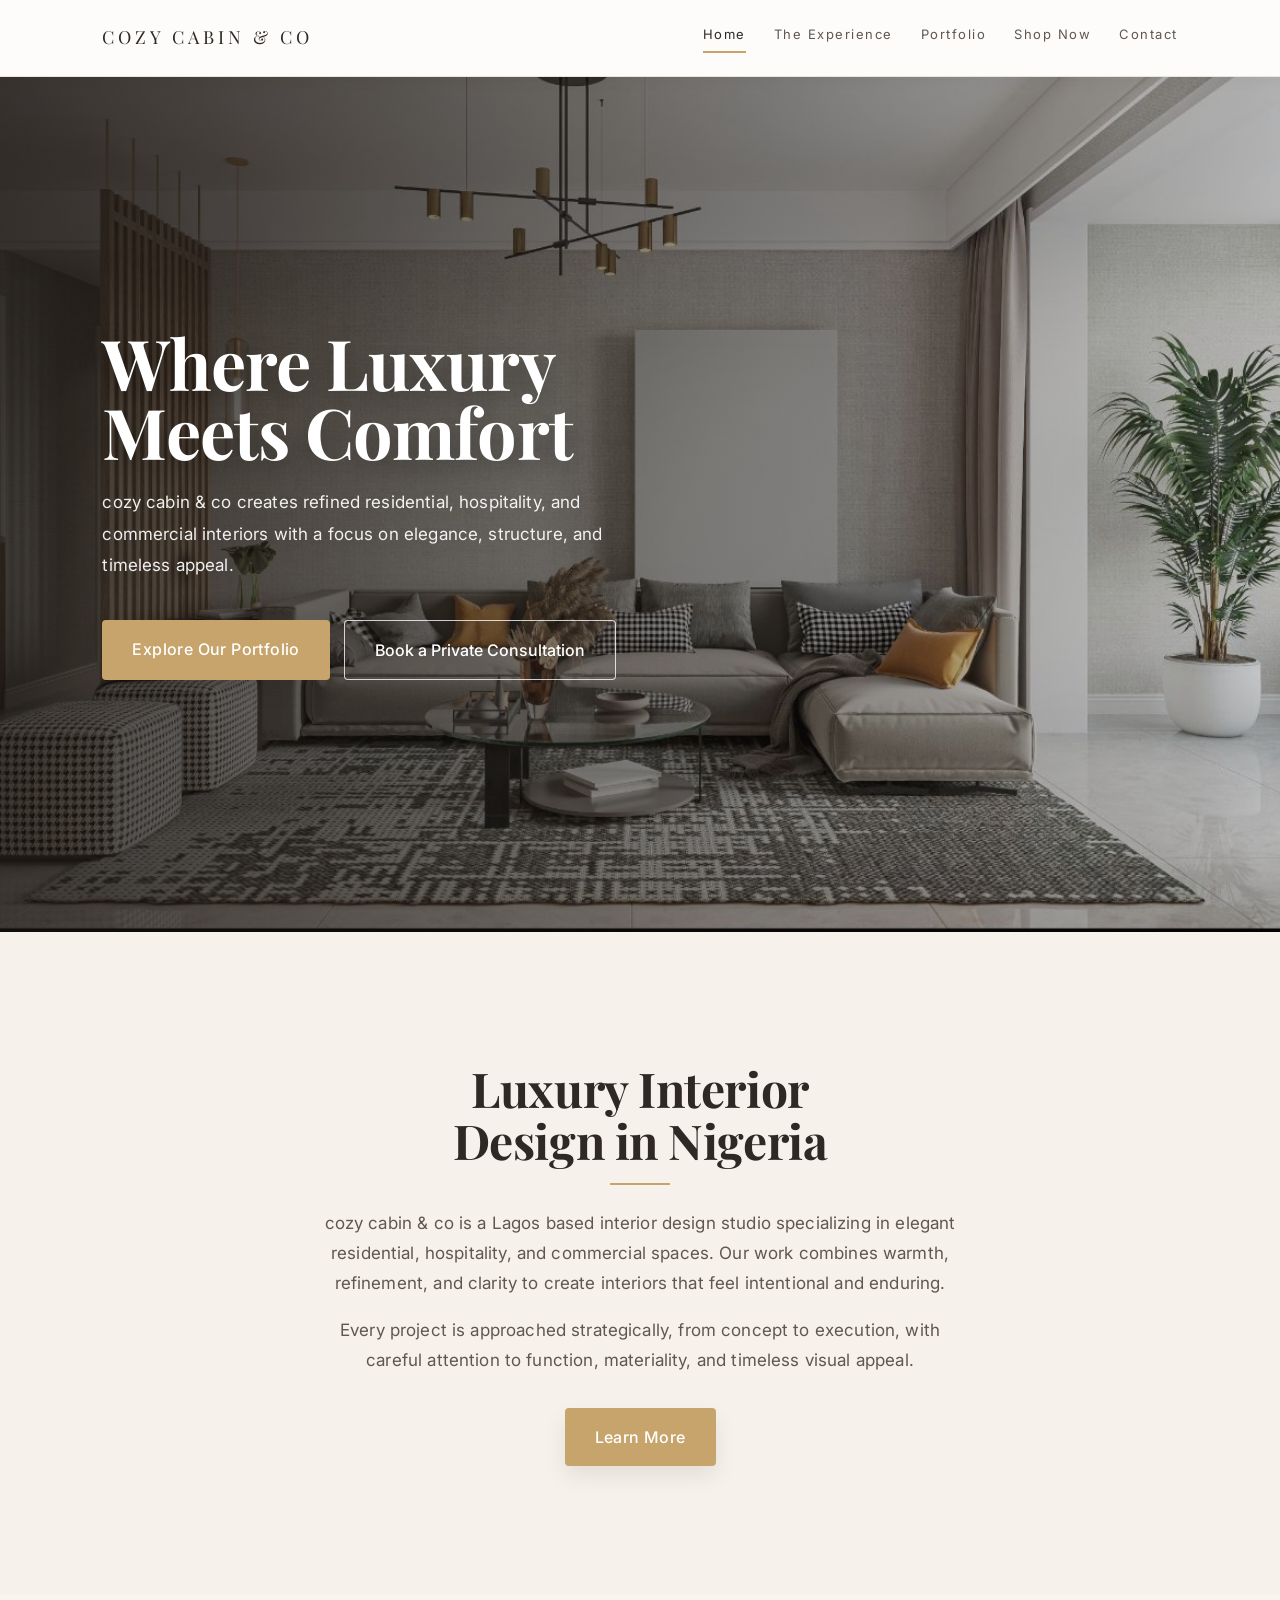
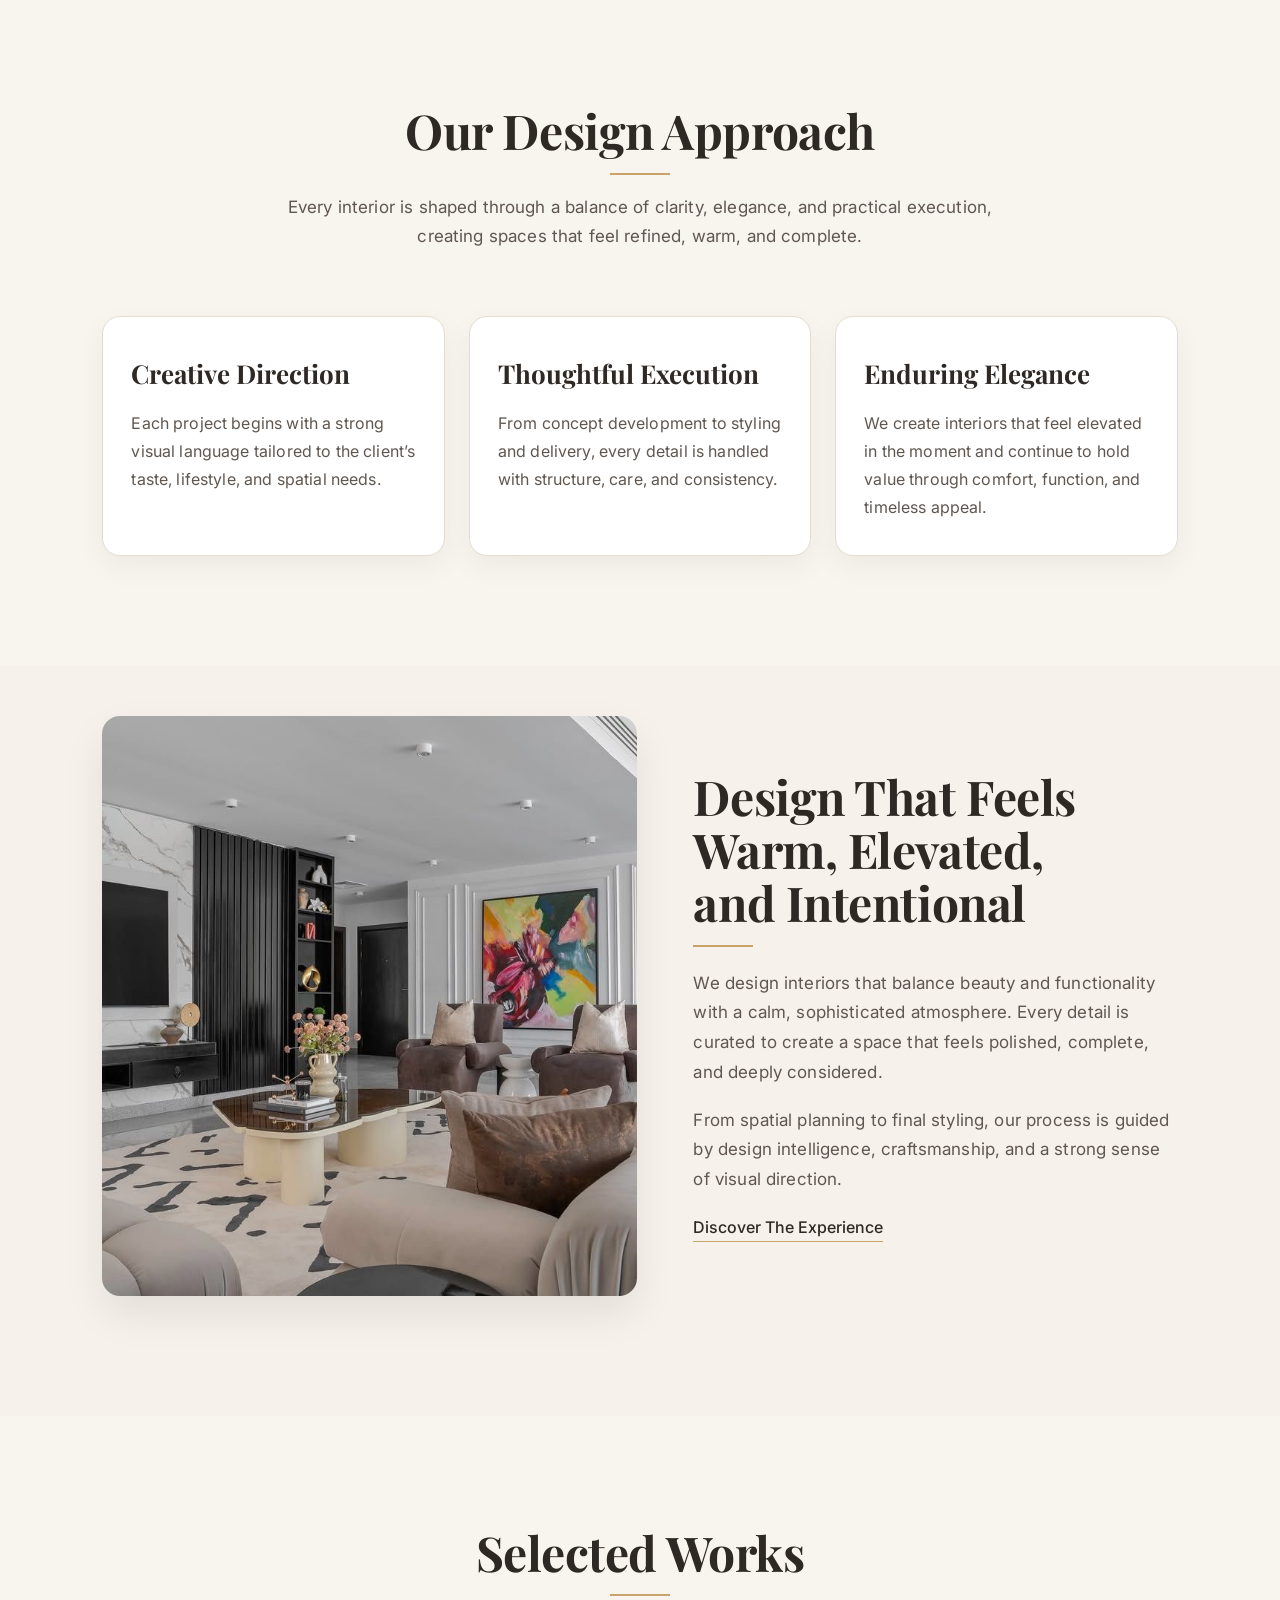
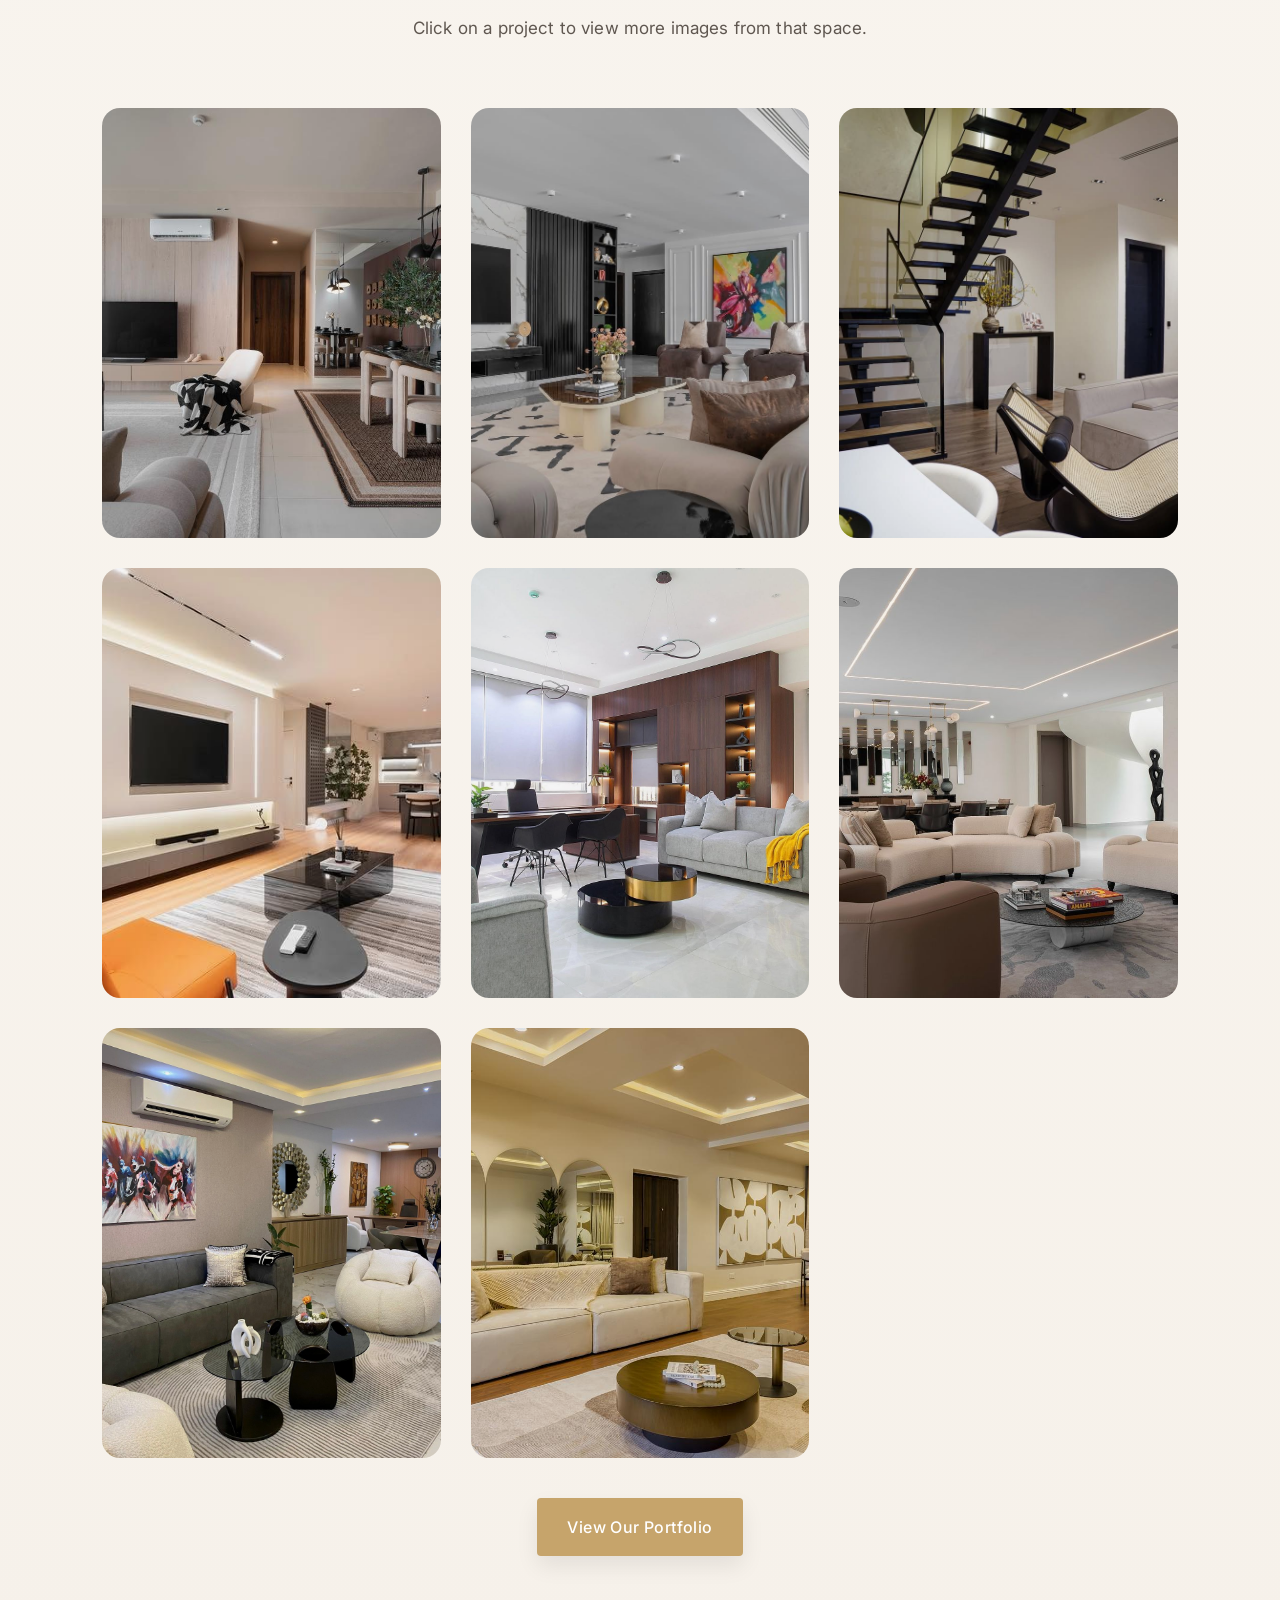
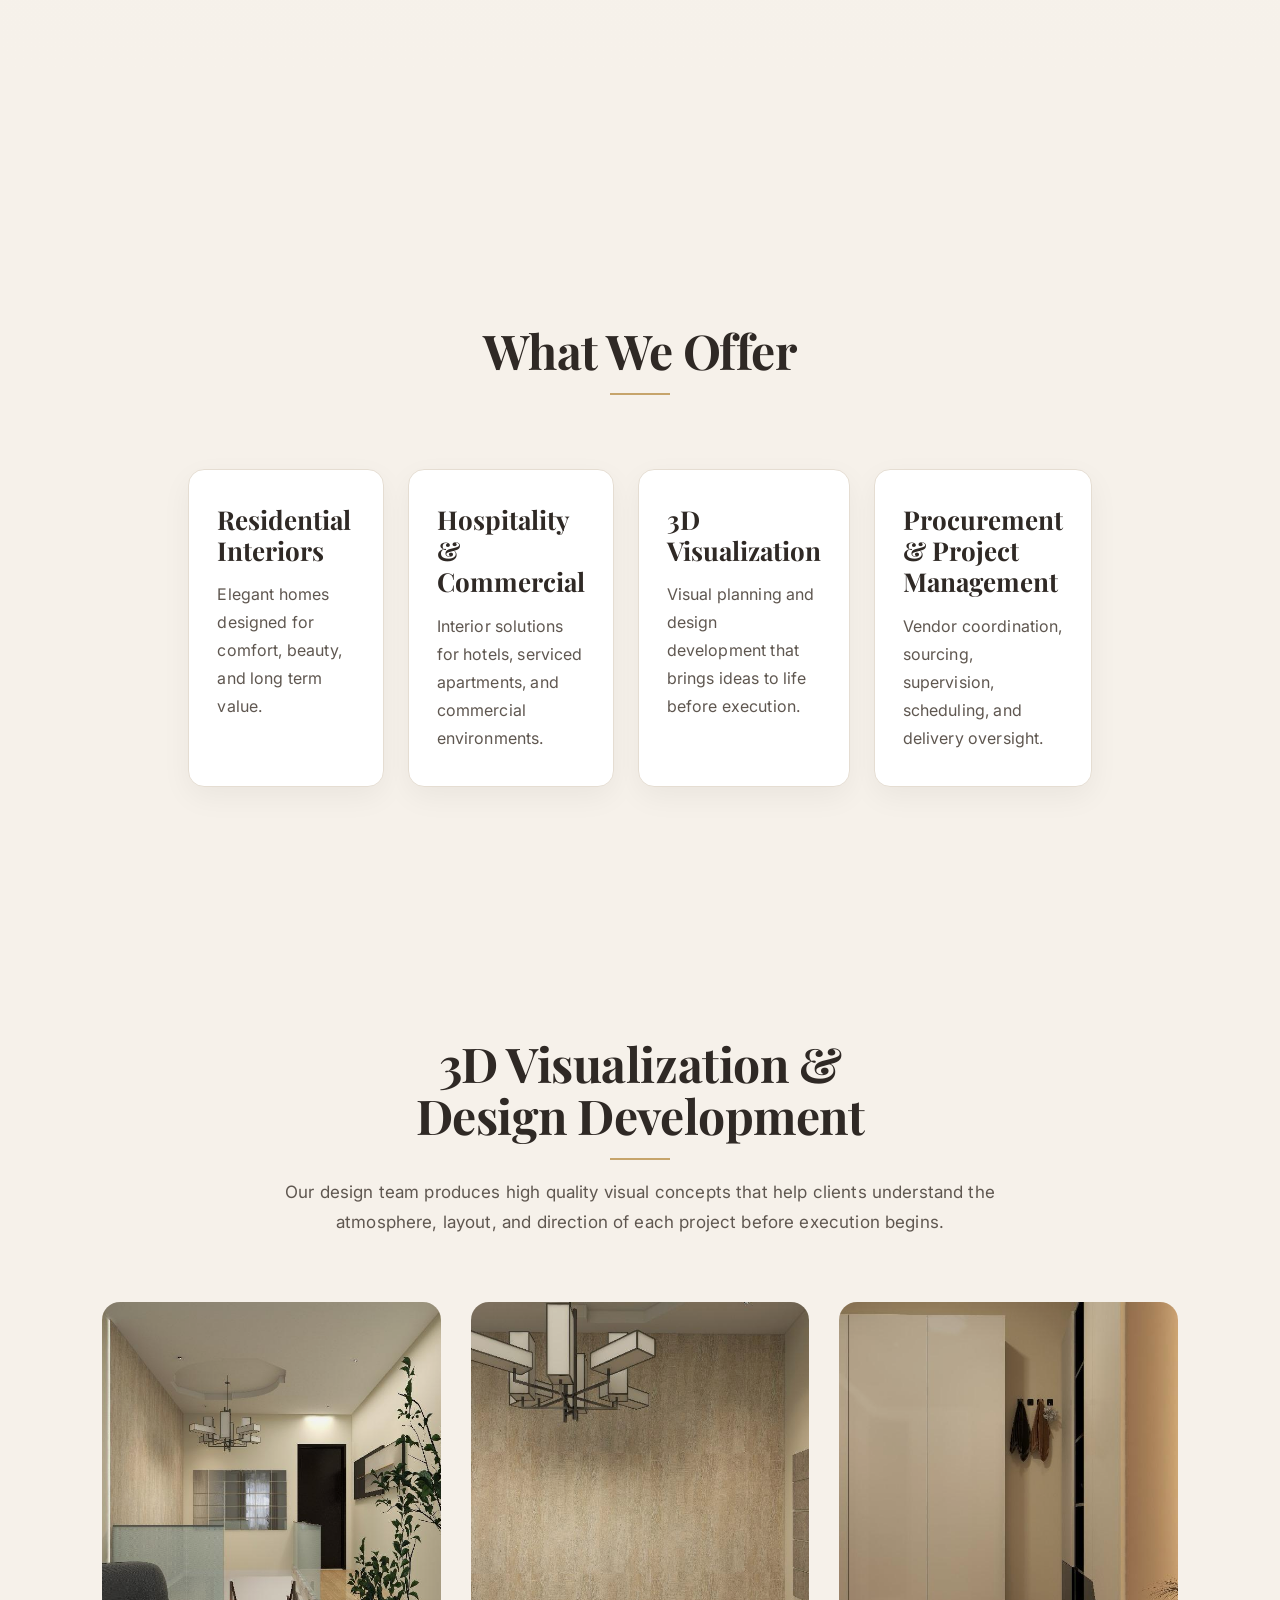
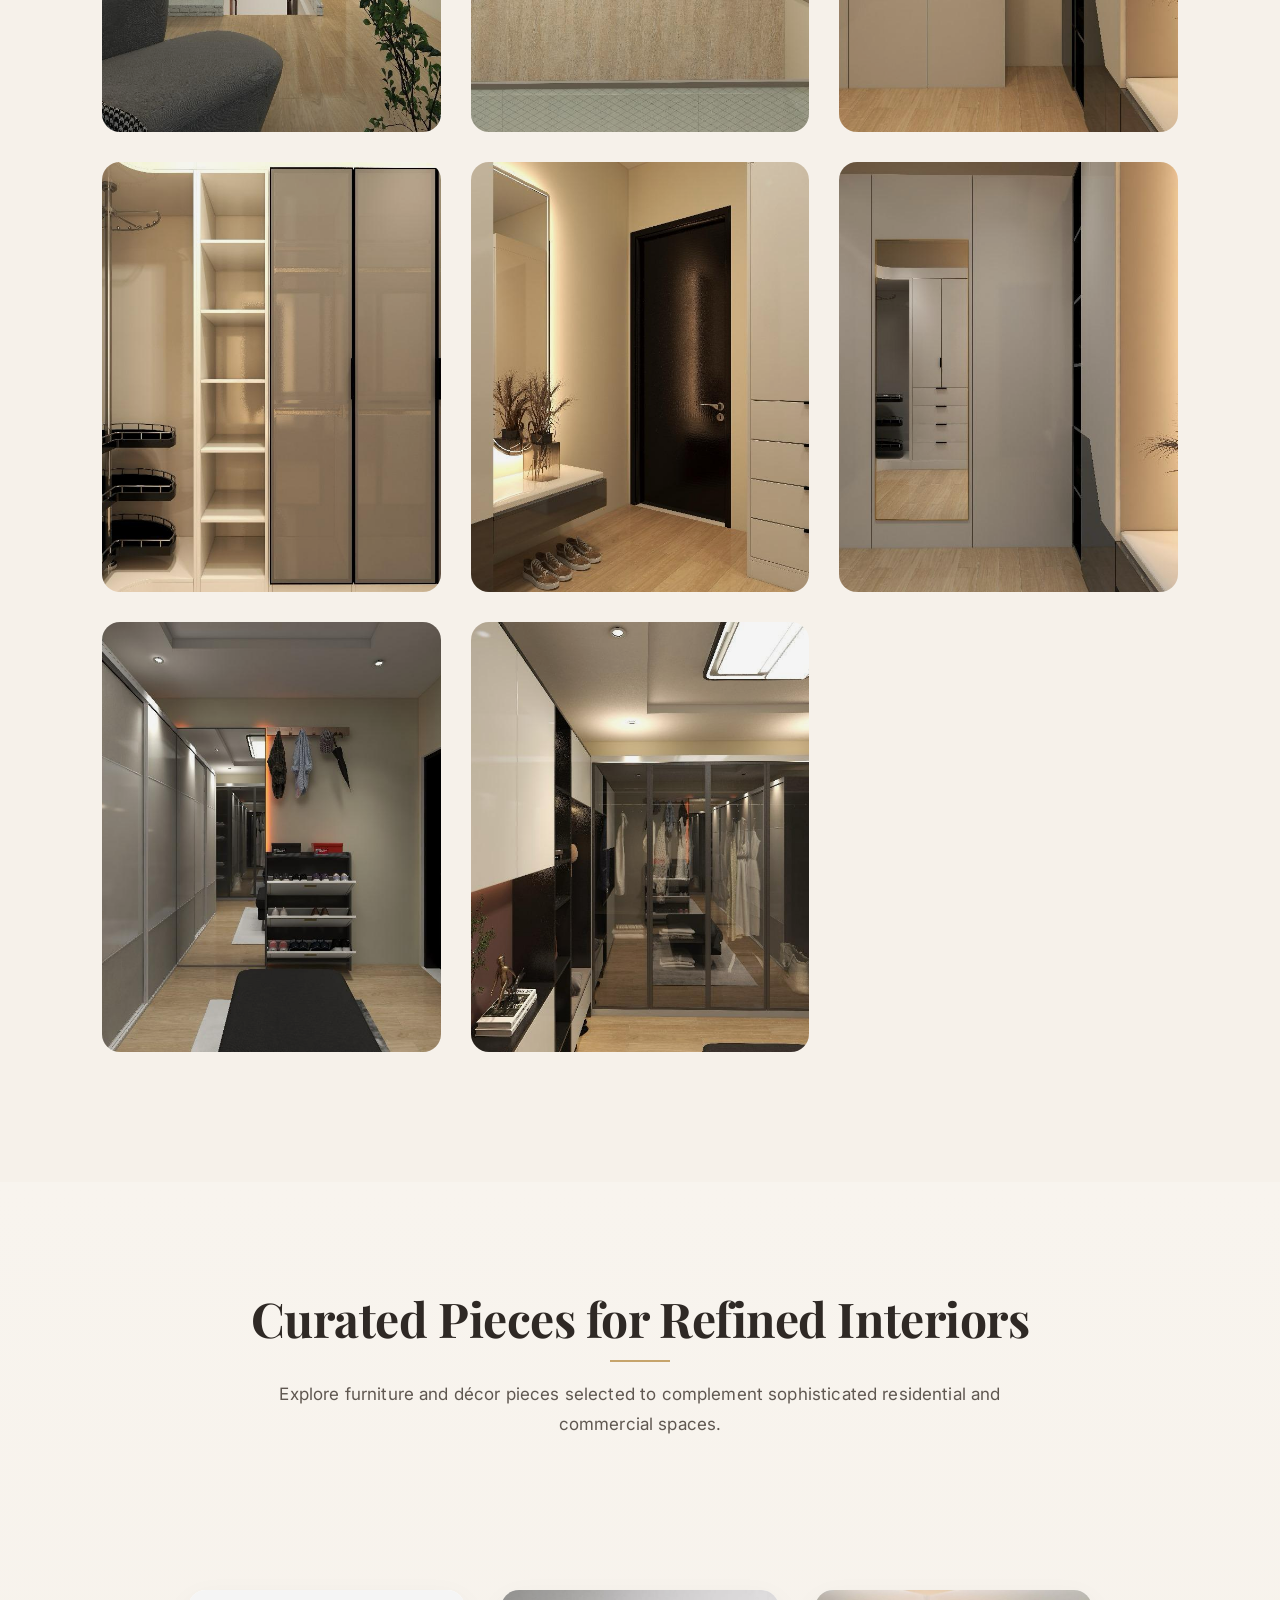
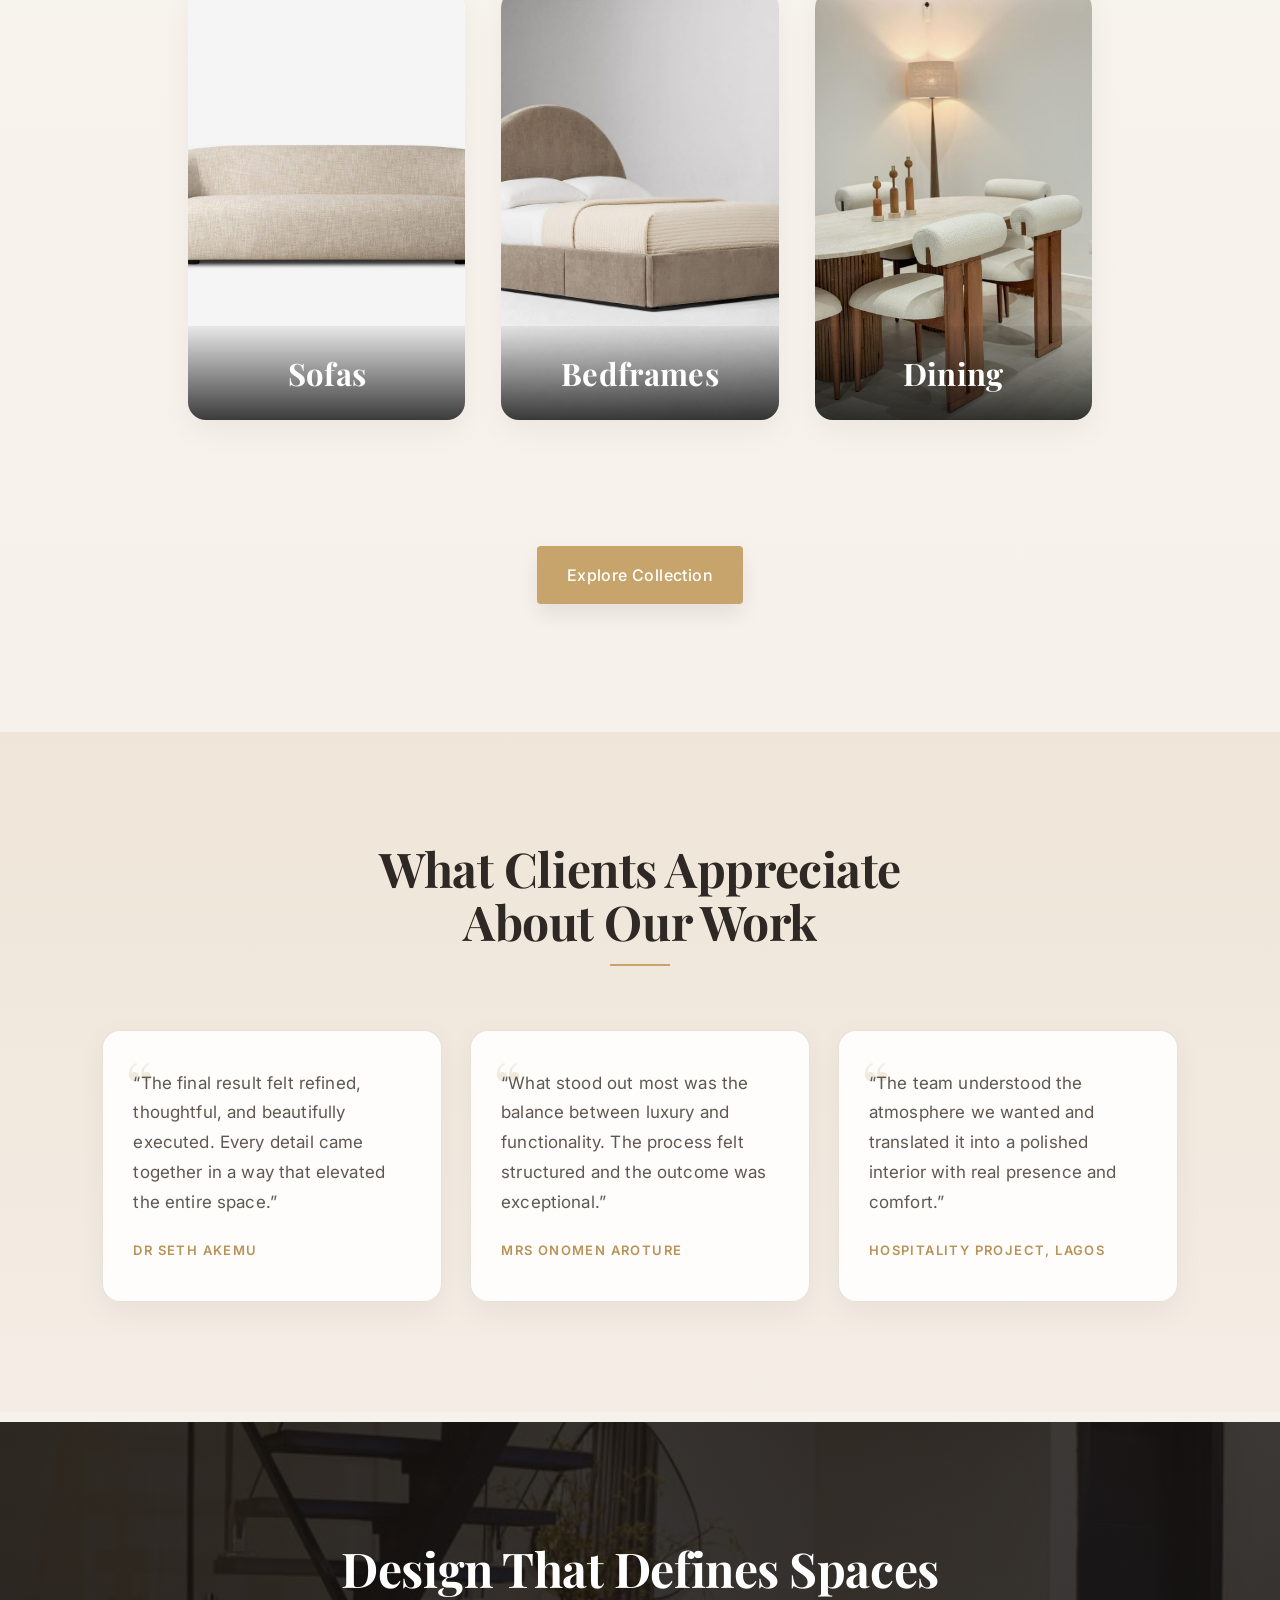
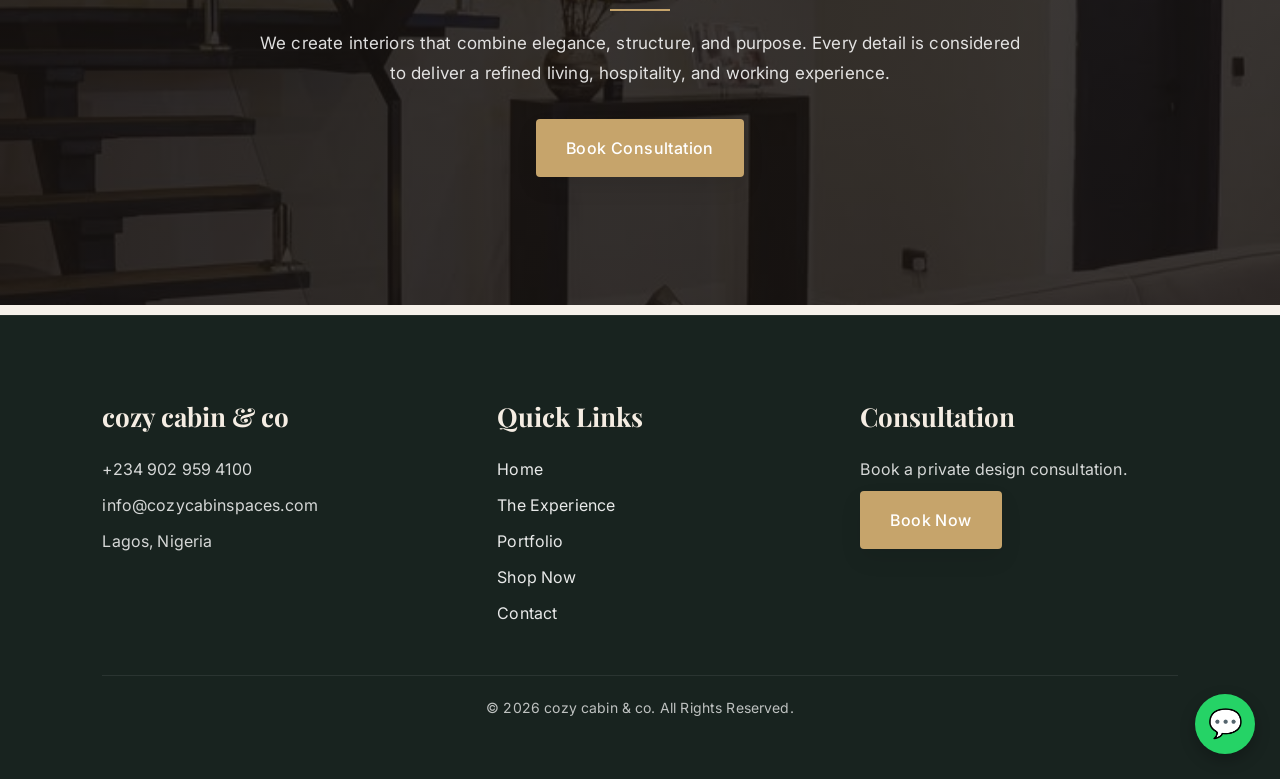
<file: index.html>
<!DOCTYPE html>
<html lang="en">
<head>
<meta charset="UTF-8">
<meta name="viewport" content="width=device-width, initial-scale=1.0">

<title>cozy cabin & co</title>

<link rel="stylesheet" href="style.css">
<link href="https://fonts.googleapis.com/css2?family=Playfair+Display:wght@400;500;600;700&family=Inter:wght@300;400;500;600&display=swap" rel="stylesheet">
</head>

<body>

<header class="navbar">
  <div class="logo">COZY CABIN & CO</div>

  <nav>
    <a href="index.html" class="active">Home</a>
    <a href="about.html">The Experience</a>
    <a href="portfolio.html">Portfolio</a>
    <a href="shop.html">Shop Now</a>
    <a href="contact.html">Contact</a>
  </nav>
</header>

<!-- HERO -->
<section class="hero">
  <div class="hero-overlay"></div>

  <div class="hero-content">
    <h1>Where Luxury Meets Comfort</h1>

    <p class="hero-text">
      cozy cabin & co creates refined residential, hospitality, and commercial interiors with a focus on elegance, structure, and timeless appeal.
    </p>

    <div class="hero-buttons">
      <a href="#selected-works" class="primary-btn">Explore Our Portfolio</a>
      <a href="contact.html" class="secondary-btn">Book a Private Consultation</a>
    </div>
  </div>
</section>

<!-- BRAND INTRO -->
<section class="intro intro-narrow fade-section">
  <h2>Luxury Interior Design in Nigeria</h2>

  <p>
    cozy cabin & co is a Lagos based interior design studio specializing in elegant residential, hospitality, and commercial spaces. Our work combines warmth, refinement, and clarity to create interiors that feel intentional and enduring.
  </p>

  <p>
    Every project is approached strategically, from concept to execution, with careful attention to function, materiality, and timeless visual appeal.
  </p>

  <a href="about.html" class="primary-btn">Learn More</a>
</section>

<!-- STUDIO VALUES -->
<section class="studio-values fade-section">
  <div class="section-head">
    <h2>Our Design Approach</h2>
    <p>
      Every interior is shaped through a balance of clarity, elegance, and practical execution, creating spaces that feel refined, warm, and complete.
    </p>
  </div>

  <div class="studio-values-grid">
    <div class="studio-value-card">
      <h3>Creative Direction</h3>
      <p>
        Each project begins with a strong visual language tailored to the client’s taste, lifestyle, and spatial needs.
      </p>
    </div>

    <div class="studio-value-card">
      <h3>Thoughtful Execution</h3>
      <p>
        From concept development to styling and delivery, every detail is handled with structure, care, and consistency.
      </p>
    </div>

    <div class="studio-value-card">
      <h3>Enduring Elegance</h3>
      <p>
        We create interiors that feel elevated in the moment and continue to hold value through comfort, function, and timeless appeal.
      </p>
    </div>
  </div>
</section>

<!-- SIGNATURE APPROACH -->
<section class="split-section fade-section">
  <div class="split-image">
    <img src="images/portfolio/project-b-cover.jpg" alt="Luxury interior detail">
  </div>

  <div class="split-text">
    <h2>Design That Feels Warm, Elevated, and Intentional</h2>

    <p>
      We design interiors that balance beauty and functionality with a calm, sophisticated atmosphere. Every detail is curated to create a space that feels polished, complete, and deeply considered.
    </p>

    <p>
      From spatial planning to final styling, our process is guided by design intelligence, craftsmanship, and a strong sense of visual direction.
    </p>

    <a href="about.html" class="text-link">Discover The Experience</a>
  </div>
</section>

<!-- FEATURED WORKS -->
<section id="selected-works" class="portfolio-preview fade-section">
  <div class="section-head">
    <h2>Selected Works</h2>
    <p>
      Click on a project to view more images from that space.
    </p>
  </div>

  <div class="portfolio-grid">

    <div class="portfolio-item project-trigger" data-project="project-a">
      <img src="images/portfolio/project-a-cover.jpg" alt="Project A residential interior">
      <div class="portfolio-overlay">
        <h3>PROJECT A</h3>
        <p>Residential Interior</p>
      </div>
    </div>

    <div class="portfolio-item project-trigger" data-project="project-b">
      <img src="images/portfolio/project-b-cover.jpg" alt="Project B hospitality interior">
      <div class="portfolio-overlay">
        <h3>PROJECT B</h3>
        <p>Hospitality Interior</p>
      </div>
    </div>

    <div class="portfolio-item project-trigger" data-project="project-c">
      <img src="images/portfolio/project-c-cover.jpg" alt="Project C commercial interior">
      <div class="portfolio-overlay">
        <h3>PROJECT C</h3>
        <p>Commercial Interior</p>
      </div>
    </div>

    <div class="portfolio-item project-trigger" data-project="project-d">
      <img src="images/portfolio/project-d-cover.jpg" alt="Project D residential interior">
      <div class="portfolio-overlay">
        <h3>PROJECT D</h3>
        <p>Residential Interior</p>
      </div>
    </div>

    <div class="portfolio-item project-trigger" data-project="project-e">
      <img src="images/portfolio/project-e-cover.jpg" alt="Project E residential interior">
      <div class="portfolio-overlay">
        <h3>PROJECT E</h3>
        <p>Residential Interior</p>
      </div>
    </div>

    <div class="portfolio-item project-trigger" data-project="project-f">
      <img src="images/portfolio/project-f-cover.jpg" alt="Project F residential interior">
      <div class="portfolio-overlay">
        <h3>PROJECT F</h3>
        <p>Residential Interior</p>
      </div>
    </div>

    <div class="portfolio-item project-trigger" data-project="project-g">
      <img src="images/portfolio/project-g-cover.jpg" alt="Project G interior project">
      <div class="portfolio-overlay">
        <h3>PROJECT G</h3>
        <p>Interior Project</p>
      </div>
    </div>

    <div class="portfolio-item project-trigger" data-project="project-h">
      <img src="images/portfolio/project-h-cover.jpg" alt="Project H interior project">
      <div class="portfolio-overlay">
        <h3>PROJECT H</h3>
        <p>Interior Project</p>
      </div>
    </div>
  </div>

  <a href="portfolio.html" class="primary-btn">View Our Portfolio</a>
</section>

<!-- PROJECT GALLERIES -->
<section class="project-galleries fade-section">

  <div id="project-a" class="project-gallery-panel">
    <div class="section-head">
      <h2>Project A</h2>
      <p>Residential Interior</p>
    </div>

    <div class="portfolio-grid">
      <div class="portfolio-item"><img src="images/portfolio/project-a1.jpg" alt="Project A interior view 1"></div>
      <div class="portfolio-item"><img src="images/portfolio/project-a2.jpg" alt="Project A interior view 2"></div>
      <div class="portfolio-item"><img src="images/portfolio/project-a3.jpg" alt="Project A interior view 3"></div>
      <div class="portfolio-item"><img src="images/portfolio/project-a4.jpg" alt="Project A interior view 4"></div>
      <div class="portfolio-item"><img src="images/portfolio/project-a5.jpg" alt="Project A interior view 5"></div>
    </div>
  </div>

  <div id="project-b" class="project-gallery-panel">
    <div class="section-head">
      <h2>Project B</h2>
      <p>Hospitality Interior</p>
    </div>

    <div class="portfolio-grid">
      <div class="portfolio-item"><img src="images/portfolio/project-b1.jpg" alt="Project B interior view 1"></div>
      <div class="portfolio-item"><img src="images/portfolio/project-b2.jpg" alt="Project B interior view 2"></div>
      <div class="portfolio-item"><img src="images/portfolio/project-b3.jpg" alt="Project B interior view 3"></div>
    </div>
  </div>

  <div id="project-c" class="project-gallery-panel">
    <div class="section-head">
      <h2>Project C</h2>
      <p>Commercial Interior</p>
    </div>

    <div class="portfolio-grid">
      <div class="portfolio-item"><img src="images/portfolio/project-c1.jpg" alt="Project C interior view 1"></div>
      <div class="portfolio-item"><img src="images/portfolio/project-c2.jpg" alt="Project C interior view 2"></div>
      <div class="portfolio-item"><img src="images/portfolio/project-c3.jpg" alt="Project C interior view 3"></div>
      <div class="portfolio-item"><img src="images/portfolio/project-c4.jpg" alt="Project C interior view 4"></div>
    </div>
  </div>

  <div id="project-d" class="project-gallery-panel">
    <div class="section-head">
      <h2>Project D</h2>
      <p>Residential Interior</p>
    </div>

    <div class="portfolio-grid">
      <div class="portfolio-item"><img src="images/portfolio/project-d1.jpg" alt="Project D interior view 1"></div>
      <div class="portfolio-item"><img src="images/portfolio/project-d2.jpg" alt="Project D interior view 2"></div>
      <div class="portfolio-item"><img src="images/portfolio/project-d3.jpg" alt="Project D interior view 3"></div>
    </div>
  </div>

  <div id="project-e" class="project-gallery-panel">
    <div class="section-head">
      <h2>Project E</h2>
      <p>Residential Interior</p>
    </div>

    <div class="portfolio-grid">
      <div class="portfolio-item"><img src="images/portfolio/project-e1.jpg" alt="Project E interior view 1"></div>
      <div class="portfolio-item"><img src="images/portfolio/project-e2.jpg" alt="Project E interior view 2"></div>
      <div class="portfolio-item"><img src="images/portfolio/project-e3.jpg" alt="Project E interior view 3"></div>
      <div class="portfolio-item"><img src="images/portfolio/project-e4.jpg" alt="Project E interior view 4"></div>
      <div class="portfolio-item"><img src="images/portfolio/project-e5.jpg" alt="Project E interior view 5"></div>
      <div class="portfolio-item"><img src="images/portfolio/project-e6.jpg" alt="Project E interior view 6"></div>
    </div>
  </div>

  <div id="project-f" class="project-gallery-panel">
    <div class="section-head">
      <h2>Project F</h2>
      <p>Residential Interior</p>
    </div>

    <div class="portfolio-grid">
      <div class="portfolio-item"><img src="images/portfolio/project-f1.jpg" alt="Project F interior view 1"></div>
      <div class="portfolio-item"><img src="images/portfolio/project-f2.jpg" alt="Project F interior view 2"></div>
      <div class="portfolio-item"><img src="images/portfolio/project-f3.jpg" alt="Project F interior view 3"></div>
      <div class="portfolio-item"><img src="images/portfolio/project-f4.jpg" alt="Project F interior view 4"></div>
    </div>
  </div>

  <div id="project-g" class="project-gallery-panel">
    <div class="section-head">
      <h2>Project G</h2>
      <p>Interior Project</p>
    </div>

    <div class="portfolio-grid">
      <div class="portfolio-item"><img src="images/portfolio/project-g1.jpg" alt="Project G interior view 1"></div>
      <div class="portfolio-item"><img src="images/portfolio/project-g2.jpg" alt="Project G interior view 2"></div>
      <div class="portfolio-item"><img src="images/portfolio/project-g3.jpg" alt="Project G interior view 3"></div>
      <div class="portfolio-item"><img src="images/portfolio/project-g4.jpg" alt="Project G interior view 4"></div>
      <div class="portfolio-item"><img src="images/portfolio/project-g5.jpg" alt="Project G interior view 5"></div>
      <div class="portfolio-item"><img src="images/portfolio/project-g6.jpg" alt="Project G interior view 6"></div>
      <div class="portfolio-item"><img src="images/portfolio/project-g7.jpg" alt="Project G interior view 7"></div>
    </div>
  </div>

  <div id="project-h" class="project-gallery-panel">
    <div class="section-head">
      <h2>Project H</h2>
      <p>Interior Project</p>
    </div>

    <div class="portfolio-grid">
      <div class="portfolio-item"><img src="images/portfolio/project-h1.jpg" alt="Project H interior view 1"></div>
      <div class="portfolio-item"><img src="images/portfolio/project-h2.jpg" alt="Project H interior view 2"></div>
      <div class="portfolio-item"><img src="images/portfolio/project-h3.jpg" alt="Project H interior view 3"></div>
      <div class="portfolio-item"><img src="images/portfolio/project-h4.jpg" alt="Project H interior view 4"></div>
      <div class="portfolio-item"><img src="images/portfolio/project-h5.jpg" alt="Project H interior view 5"></div>
      <div class="portfolio-item"><img src="images/portfolio/project-h6.jpg" alt="Project H interior view 6"></div>
      <div class="portfolio-item"><img src="images/portfolio/project-h7.jpg" alt="Project H interior view 7"></div>
      <div class="portfolio-item"><img src="images/portfolio/project-h8.jpg" alt="Project H interior view 8"></div>
    </div>
  </div>

</section>

<!-- SERVICES -->
<section class="soft-section fade-section">
  <div class="section-head">
    <h2>What We Offer</h2>
  </div>

  <div class="services-grid">
    <div class="service-card">
      <h3>Residential Interiors</h3>
      <p>Elegant homes designed for comfort, beauty, and long term value.</p>
    </div>

    <div class="service-card">
      <h3>Hospitality & Commercial</h3>
      <p>Interior solutions for hotels, serviced apartments, and commercial environments.</p>
    </div>

    <div class="service-card">
      <h3>3D Visualization</h3>
      <p>Visual planning and design development that brings ideas to life before execution.</p>
    </div>

    <div class="service-card">
      <h3>Procurement & Project Management</h3>
      <p>Vendor coordination, sourcing, supervision, scheduling, and delivery oversight.</p>
    </div>
  </div>
</section>

<!-- 3D VISUALIZATION -->
<section class="soft-section fade-section">
  <div class="section-head">
    <h2>3D Visualization & Design Development</h2>
    <p>
      Our design team produces high quality visual concepts that help clients understand the atmosphere, layout, and direction of each project before execution begins.
    </p>
  </div>

  <div class="portfolio-grid">
    <div class="portfolio-item"><img src="images/3d/render1.jpg" alt="3D render 1"></div>
    <div class="portfolio-item"><img src="images/3d/render2.jpg" alt="3D render 2"></div>
    <div class="portfolio-item"><img src="images/3d/render3.jpg" alt="3D render 3"></div>
    <div class="portfolio-item"><img src="images/3d/render4.jpg" alt="3D render 4"></div>
    <div class="portfolio-item"><img src="images/3d/render5.jpg" alt="3D render 5"></div>
    <div class="portfolio-item"><img src="images/3d/render6.jpg" alt="3D render 6"></div>
    <div class="portfolio-item"><img src="images/3d/render7.jpg" alt="3D render 7"></div>
    <div class="portfolio-item"><img src="images/3d/render8.jpg" alt="3D render 8"></div>
  </div>
</section>

<!-- COLLECTION PREVIEW -->
<section class="portfolio-preview fade-section">
  <div class="section-head">
    <h2>Curated Pieces for Refined Interiors</h2>
    <p>
      Explore furniture and décor pieces selected to complement sophisticated residential and commercial spaces.
    </p>
  </div>

  <div class="collection-grid">
    <div class="collection-card">
      <a href="sofas.html">
        <img src="images/collections/1/img1.jpg" alt="Sofas collection">
        <div class="collection-overlay">
          <h3>Sofas</h3>
        </div>
      </a>
    </div>

    <div class="collection-card">
      <a href="bedroom.html">
        <img src="images/collections/2/img1.jpg" alt="Bedframes collection">
        <div class="collection-overlay">
          <h3>Bedframes</h3>
        </div>
      </a>
    </div>

    <div class="collection-card">
      <a href="dining.html">
        <img src="images/collections/3/img1.jpg" alt="Dining collection">
        <div class="collection-overlay">
          <h3>Dining</h3>
        </div>
      </a>
    </div>
  </div>

  <a href="shop.html" class="primary-btn">Explore Collection</a>
</section>

<!-- TESTIMONIALS -->
<section class="testimonial-section fade-section">
  <div class="section-head">
    <h2>What Clients Appreciate About Our Work</h2>
  </div>

  <div class="testimonial-grid">
    <div class="testimonial-card">
      <p>
        “The final result felt refined, thoughtful, and beautifully executed. Every detail came together in a way that elevated the entire space.”
      </p>
      <span>Dr Seth Akemu</span>
    </div>

    <div class="testimonial-card">
      <p>
        “What stood out most was the balance between luxury and functionality. The process felt structured and the outcome was exceptional.”
      </p>
      <span>Mrs Onomen Aroture</span>
    </div>

    <div class="testimonial-card">
      <p>
        “The team understood the atmosphere we wanted and translated it into a polished interior with real presence and comfort.”
      </p>
      <span>Hospitality Project, Lagos</span>
    </div>
  </div>
</section>

<!-- CTA -->
<section class="dark-section fade-section">
  <div class="dark-section-inner">
    <h2>Design That Defines Spaces</h2>

    <p>
      We create interiors that combine elegance, structure, and purpose. Every detail is considered to deliver a refined living, hospitality, and working experience.
    </p>

    <a href="contact.html" class="primary-btn">Book Consultation</a>
  </div>
</section>

<!-- FOOTER -->
<footer>
  <div class="footer-grid">
    <div>
      <h3>cozy cabin & co</h3>
      <p>+234 902 959 4100</p>
      <p>info@cozycabinspaces.com</p>
      <p>Lagos, Nigeria</p>
    </div>

    <div>
      <h3>Quick Links</h3>
      <p><a href="index.html">Home</a></p>
      <p><a href="about.html">The Experience</a></p>
      <p><a href="portfolio.html">Portfolio</a></p>
      <p><a href="shop.html">Shop Now</a></p>
      <p><a href="contact.html">Contact</a></p>
    </div>

    <div>
      <h3>Consultation</h3>
      <p>Book a private design consultation.</p>
      <a href="contact.html" class="primary-btn">Book Now</a>
    </div>
  </div>

  <p class="copyright">©️ 2026 cozy cabin & co. All Rights Reserved.</p>
</footer>

<a href="https://wa.me/2349029594100" class="whatsapp-chat" target="_blank" rel="noopener">💬</a>

<script>
const sections = document.querySelectorAll(".fade-section");

window.addEventListener("scroll", () => {
  sections.forEach(section => {
    const position = section.getBoundingClientRect().top;
    const screenPosition = window.innerHeight / 1.15;

    if (position < screenPosition) {
      section.classList.add("visible");
    }
  });
});

const projectTriggers = document.querySelectorAll(".project-trigger");
const projectPanels = document.querySelectorAll(".project-gallery-panel");

projectTriggers.forEach(trigger => {
  trigger.addEventListener("click", () => {
    const targetId = trigger.getAttribute("data-project");
    const targetPanel = document.getElementById(targetId);
    const isAlreadyOpen = targetPanel.classList.contains("active");

    projectPanels.forEach(panel => panel.classList.remove("active"));

    if (!isAlreadyOpen) {
      targetPanel.classList.add("active");
      targetPanel.scrollIntoView({ behavior: "smooth", block: "start" });
    }
  });
});
</script>

</body>
</html>
</file>
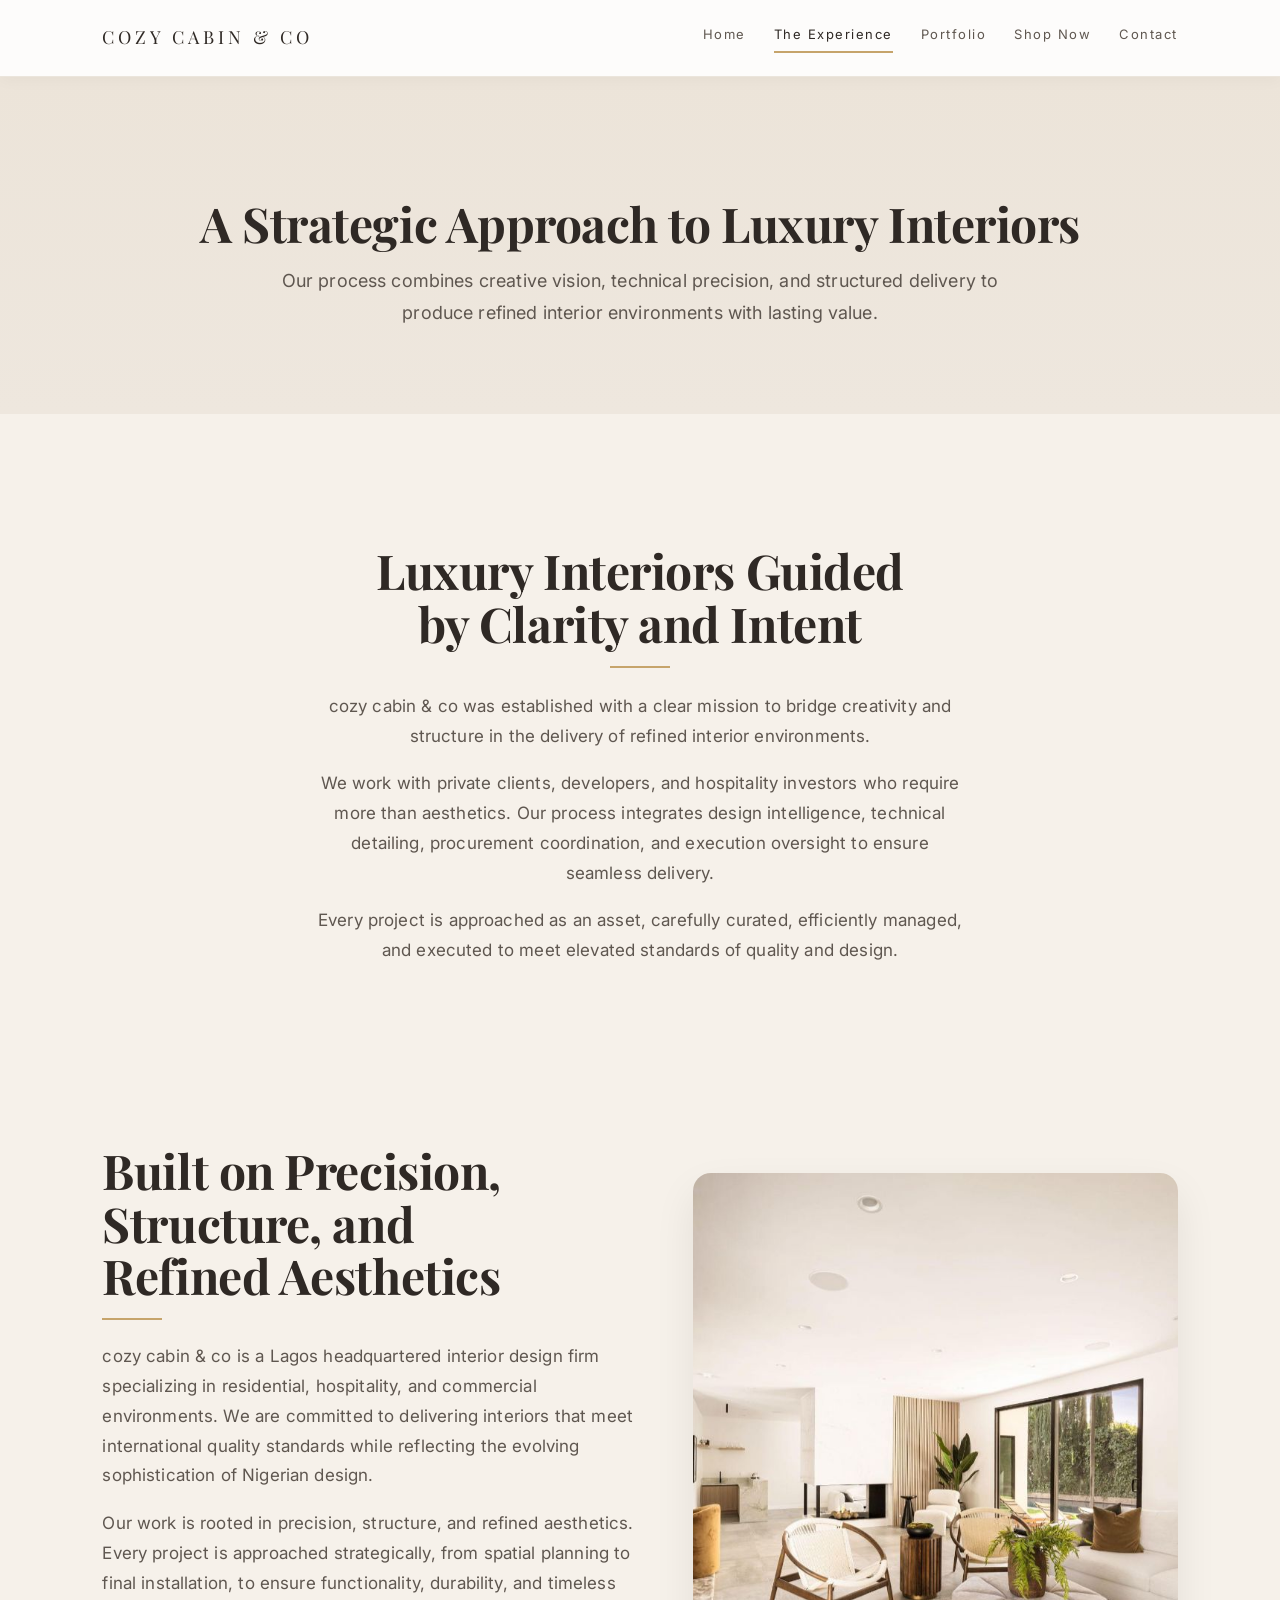
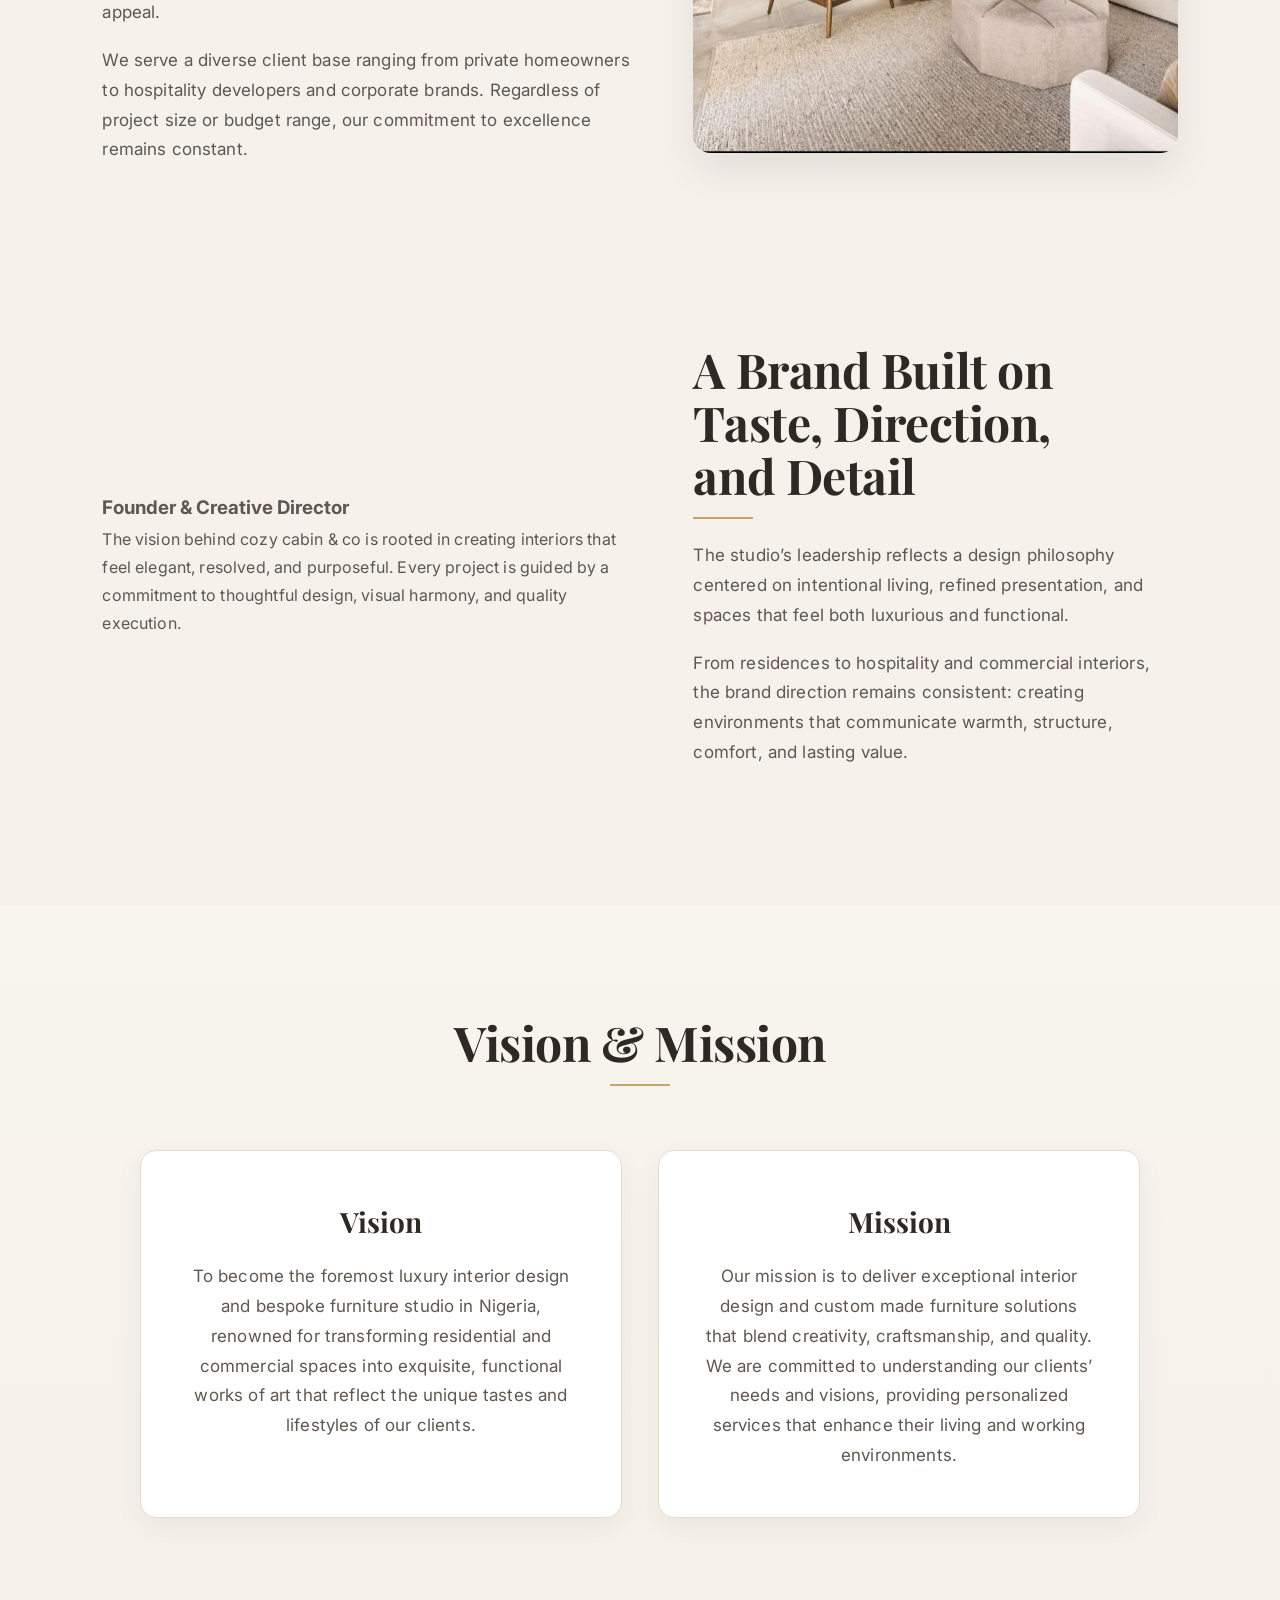
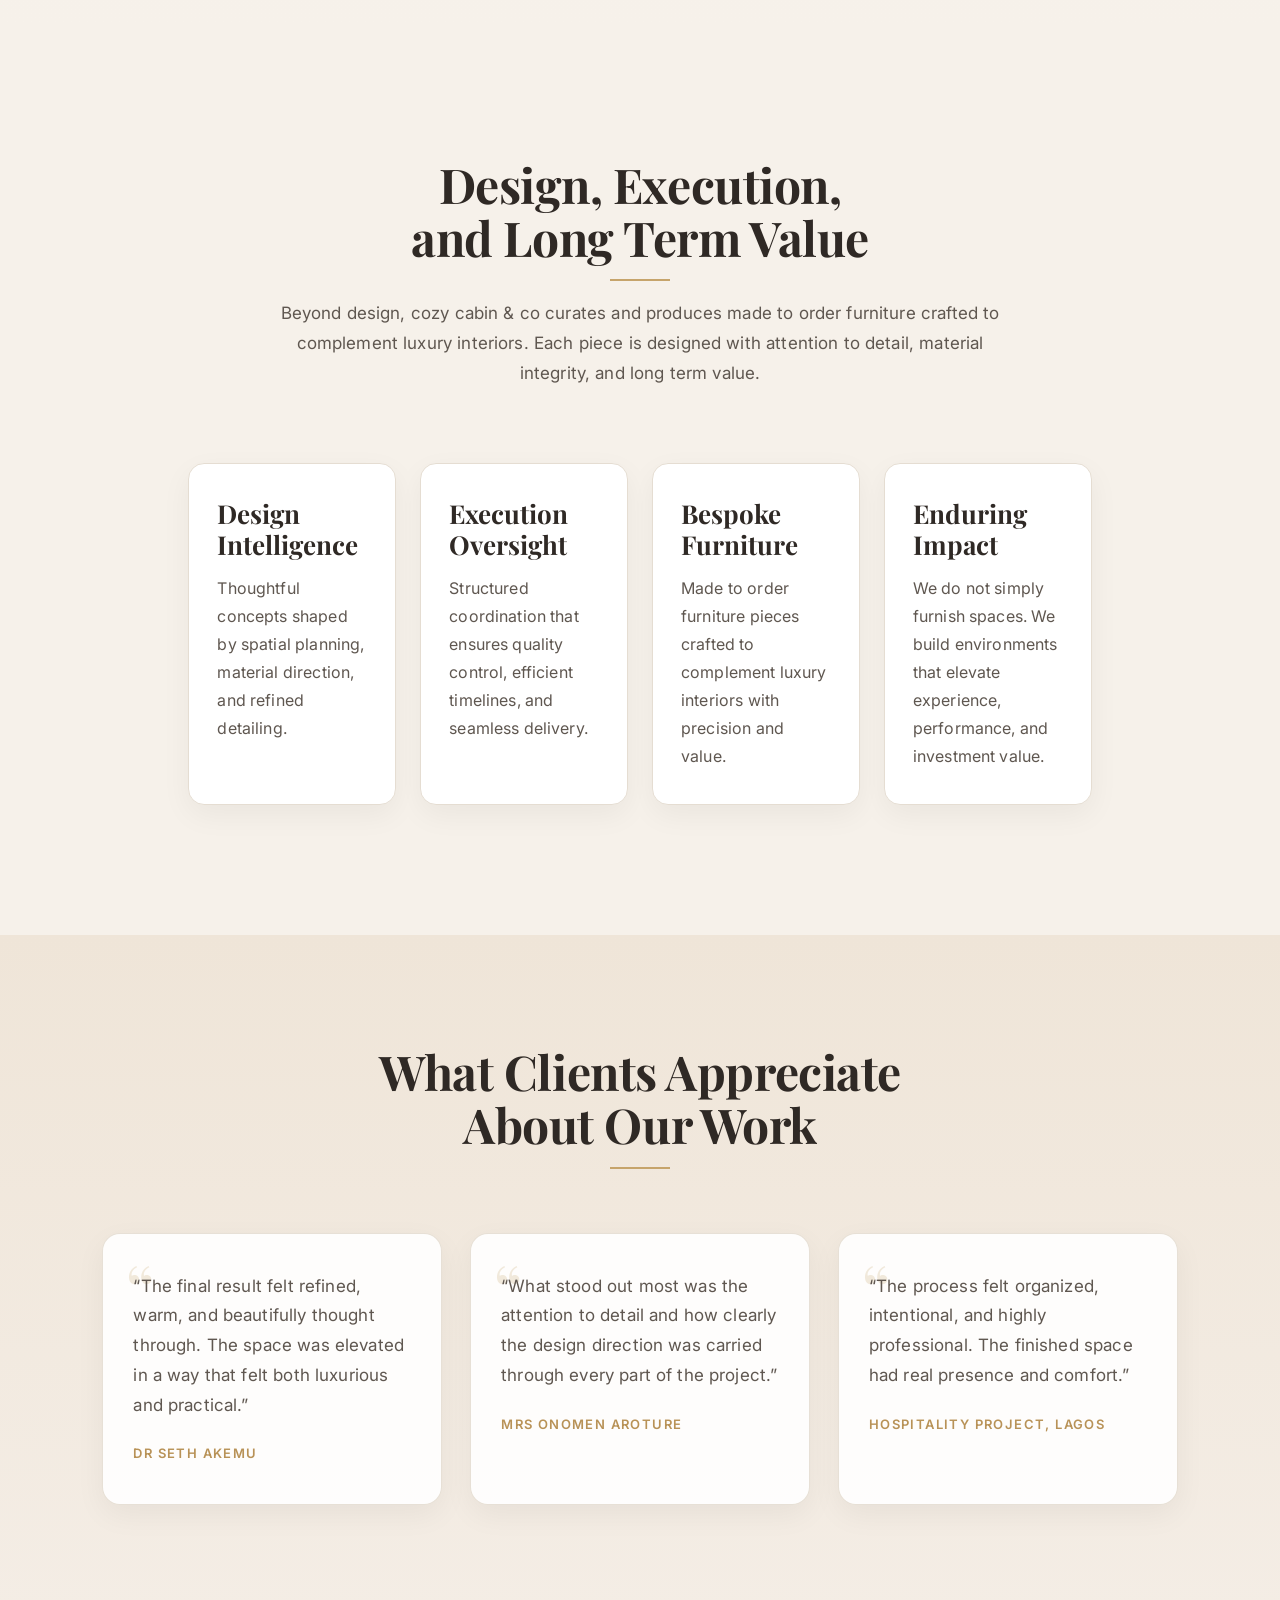
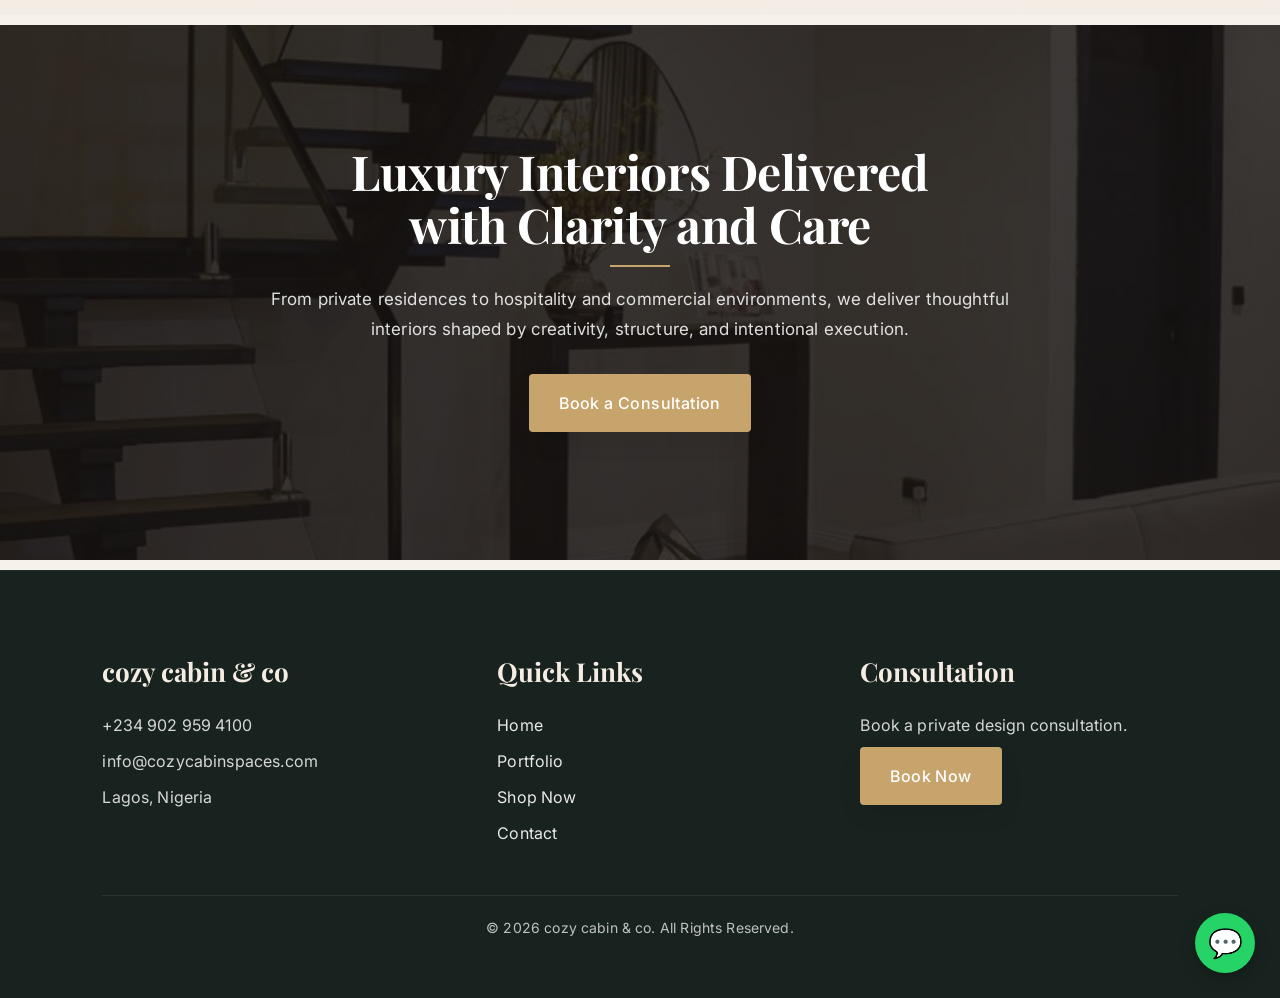
<file: about.html>
<!DOCTYPE html>
<html lang="en">
<head>
<meta charset="UTF-8">
<meta name="viewport" content="width=device-width, initial-scale=1.0">

<title>The Experience | cozy cabin & co</title>

<link rel="stylesheet" href="style.css">
<link href="https://fonts.googleapis.com/css2?family=Playfair+Display:wght@400;500;600;700&family=Inter:wght@300;400;500;600&display=swap" rel="stylesheet">
</head>

<body>

<header class="navbar">
  <div class="logo">COZY CABIN & CO</div>

  <nav>
    <a href="index.html">Home</a>
    <a href="about.html" class="active">The Experience</a>
    <a href="portfolio.html">Portfolio</a>
    <a href="shop.html">Shop Now</a>
    <a href="contact.html">Contact</a>
  </nav>
</header>

<section class="page-hero">
  <h1>A Strategic Approach to Luxury Interiors</h1>
  <p>
    Our process combines creative vision, technical precision, and structured delivery to produce refined interior environments with lasting value.
  </p>
</section>

<section class="intro intro-narrow fade-section">
  <h2>Luxury Interiors Guided by Clarity and Intent</h2>

  <p>
    cozy cabin & co was established with a clear mission to bridge creativity and structure in the delivery of refined interior environments.
  </p>

  <p>
    We work with private clients, developers, and hospitality investors who require more than aesthetics. Our process integrates design intelligence, technical detailing, procurement coordination, and execution oversight to ensure seamless delivery.
  </p>

  <p>
    Every project is approached as an asset, carefully curated, efficiently managed, and executed to meet elevated standards of quality and design.
  </p>
</section>

<section class="split-section fade-section">
  <div class="split-text">
    <h2>Built on Precision, Structure, and Refined Aesthetics</h2>

    <p>
      cozy cabin & co is a Lagos headquartered interior design firm specializing in residential, hospitality, and commercial environments. We are committed to delivering interiors that meet international quality standards while reflecting the evolving sophistication of Nigerian design.
    </p>

    <p>
      Our work is rooted in precision, structure, and refined aesthetics. Every project is approached strategically, from spatial planning to final installation, to ensure functionality, durability, and timeless appeal.
    </p>

    <p>
      We serve a diverse client base ranging from private homeowners to hospitality developers and corporate brands. Regardless of project size or budget range, our commitment to excellence remains constant.
    </p>
  </div>

  <div class="split-image">
    <img src="images/about/about-hero.jpg" alt="Luxury interior experience">
  </div>
</section>

<section class="split-section founder-section fade-section">
  <div class="founder-card">
    <div class="founder-card-inner">
      <h3>Founder & Creative Director</h3>
      <p>
        The vision behind cozy cabin & co is rooted in creating interiors that feel elegant, resolved, and purposeful. Every project is guided by a commitment to thoughtful design, visual harmony, and quality execution.
      </p>
    </div>
  </div>

  <div class="split-text">
    <h2>A Brand Built on Taste, Direction, and Detail</h2>

    <p>
      The studio’s leadership reflects a design philosophy centered on intentional living, refined presentation, and spaces that feel both luxurious and functional.
    </p>

    <p>
      From residences to hospitality and commercial interiors, the brand direction remains consistent: creating environments that communicate warmth, structure, comfort, and lasting value.
    </p>
  </div>
</section>

<section class="portfolio-preview fade-section">
  <div class="section-head">
    <h2>Vision & Mission</h2>
  </div>

  <div class="vision-grid">
    <div class="vision-card">
      <h3>Vision</h3>
      <p>
        To become the foremost luxury interior design and bespoke furniture studio in Nigeria, renowned for transforming residential and commercial spaces into exquisite, functional works of art that reflect the unique tastes and lifestyles of our clients.
      </p>
    </div>

    <div class="vision-card">
      <h3>Mission</h3>
      <p>
        Our mission is to deliver exceptional interior design and custom made furniture solutions that blend creativity, craftsmanship, and quality. We are committed to understanding our clients’ needs and visions, providing personalized services that enhance their living and working environments.
      </p>
    </div>
  </div>
</section>

<section class="soft-section fade-section">
  <div class="section-head">
    <h2>Design, Execution, and Long Term Value</h2>
    <p>
      Beyond design, cozy cabin & co curates and produces made to order furniture crafted to complement luxury interiors. Each piece is designed with attention to detail, material integrity, and long term value.
    </p>
  </div>

  <div class="services-grid">
    <div class="service-card">
      <h3>Design Intelligence</h3>
      <p>Thoughtful concepts shaped by spatial planning, material direction, and refined detailing.</p>
    </div>

    <div class="service-card">
      <h3>Execution Oversight</h3>
      <p>Structured coordination that ensures quality control, efficient timelines, and seamless delivery.</p>
    </div>

    <div class="service-card">
      <h3>Bespoke Furniture</h3>
      <p>Made to order furniture pieces crafted to complement luxury interiors with precision and value.</p>
    </div>

    <div class="service-card">
      <h3>Enduring Impact</h3>
      <p>We do not simply furnish spaces. We build environments that elevate experience, performance, and investment value.</p>
    </div>
  </div>
</section>

<section class="testimonial-section fade-section">
  <div class="section-head">
    <h2>What Clients Appreciate About Our Work</h2>
  </div>

  <div class="testimonial-grid">
    <div class="testimonial-card">
      <p>
        “The final result felt refined, warm, and beautifully thought through. The space was elevated in a way that felt both luxurious and practical.”
      </p>
      <span>Dr Seth Akemu</span>
    </div>

    <div class="testimonial-card">
      <p>
        “What stood out most was the attention to detail and how clearly the design direction was carried through every part of the project.”
      </p>
      <span>Mrs Onomen Aroture</span>
    </div>

    <div class="testimonial-card">
      <p>
        “The process felt organized, intentional, and highly professional. The finished space had real presence and comfort.”
      </p>
      <span>Hospitality Project, Lagos</span>
    </div>
  </div>
</section>

<section class="dark-section fade-section">
  <div class="dark-section-inner">
    <h2>Luxury Interiors Delivered with Clarity and Care</h2>
    <p>
      From private residences to hospitality and commercial environments, we deliver thoughtful interiors shaped by creativity, structure, and intentional execution.
    </p>
    <a href="contact.html" class="primary-btn">Book a Consultation</a>
  </div>
</section>

<footer>
  <div class="footer-grid">
    <div>
      <h3>cozy cabin & co</h3>
      <p>+234 902 959 4100</p>
      <p>info@cozycabinspaces.com</p>
      <p>Lagos, Nigeria</p>
    </div>

    <div>
      <h3>Quick Links</h3>
      <p><a href="index.html">Home</a></p>
      <p><a href="portfolio.html">Portfolio</a></p>
      <p><a href="shop.html">Shop Now</a></p>
      <p><a href="contact.html">Contact</a></p>
    </div>

    <div>
      <h3>Consultation</h3>
      <p>Book a private design consultation.</p>
      <a href="contact.html" class="primary-btn">Book Now</a>
    </div>
  </div>

  <p class="copyright">©️ 2026 cozy cabin & co. All Rights Reserved.</p>
</footer>

<a href="https://wa.me/2349029594100" class="whatsapp-chat" target="_blank" rel="noopener">💬</a>

<script>
const sections = document.querySelectorAll(".fade-section");

window.addEventListener("scroll", () => {
  sections.forEach(section => {
    const position = section.getBoundingClientRect().top;
    const screenPosition = window.innerHeight / 1.15;

    if (position < screenPosition) {
      section.classList.add("visible");
    }
  });
});
</script>

</body>
</html>
</file>
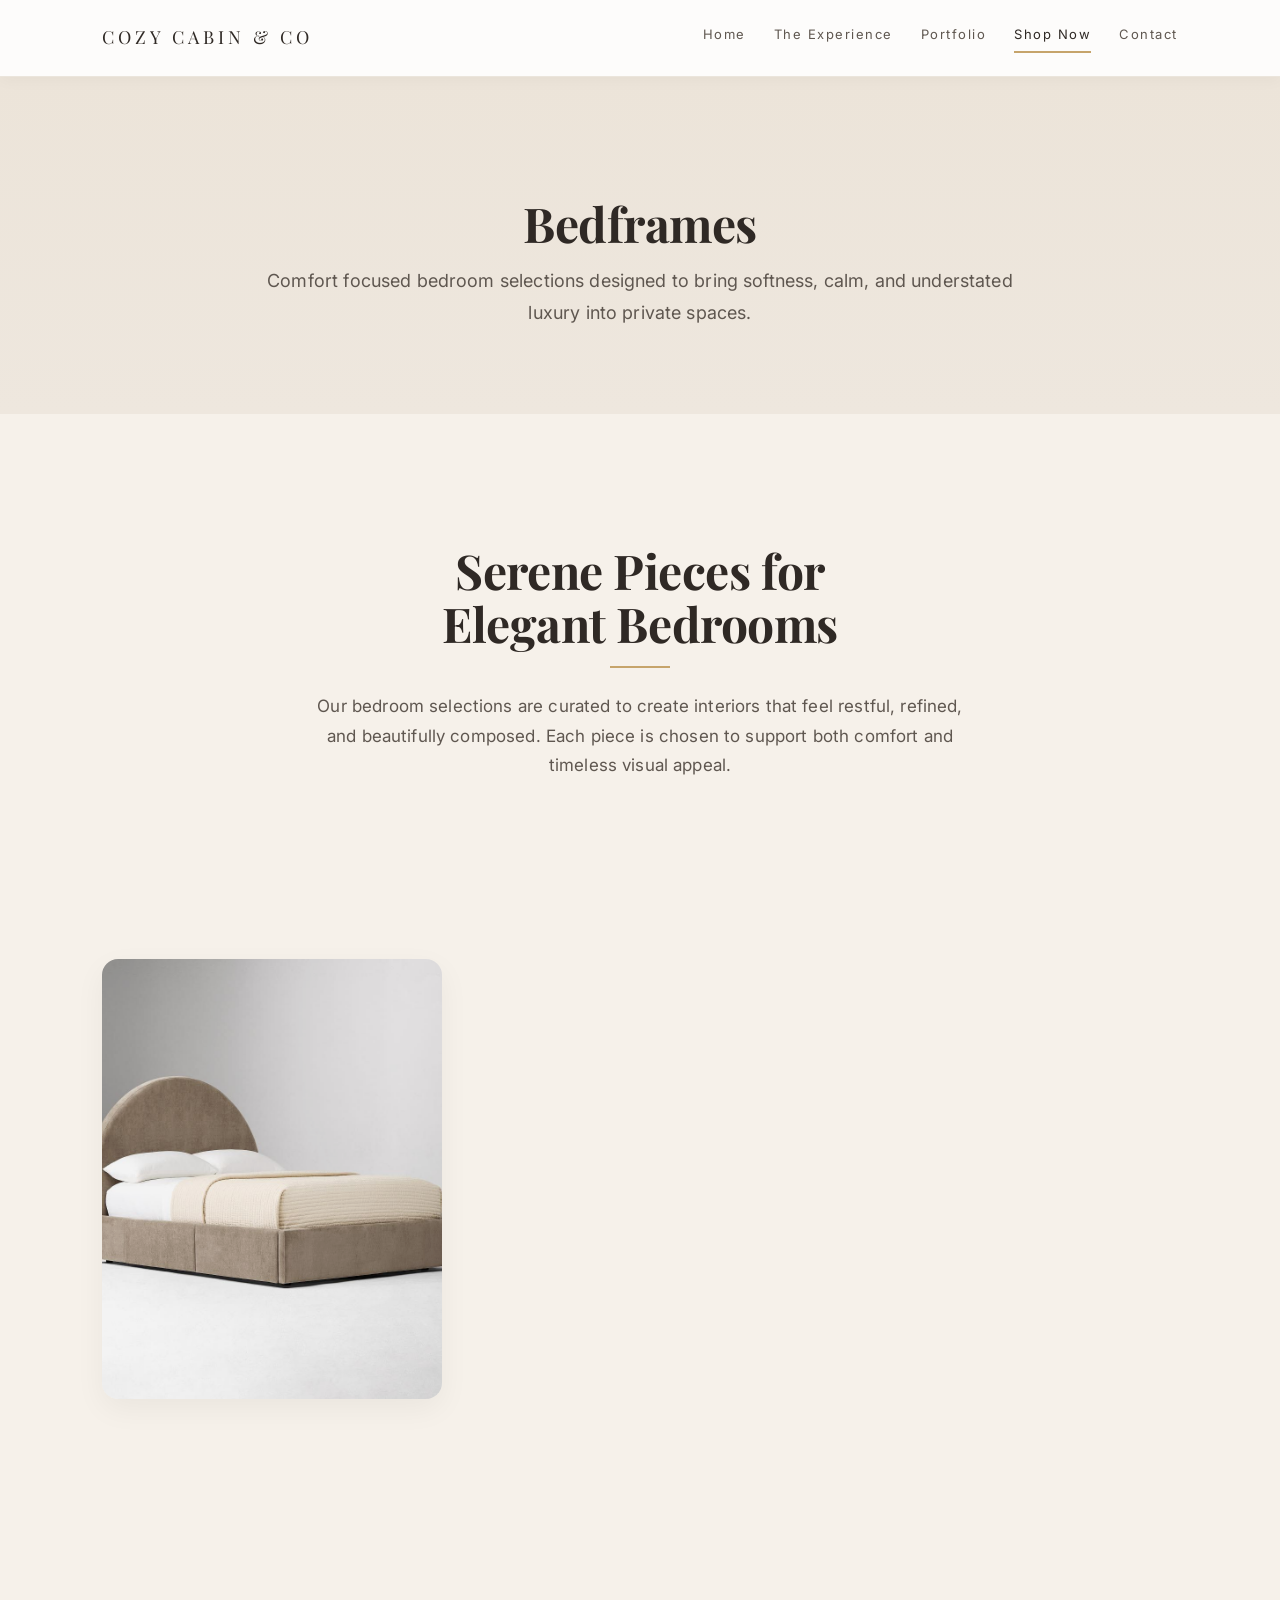
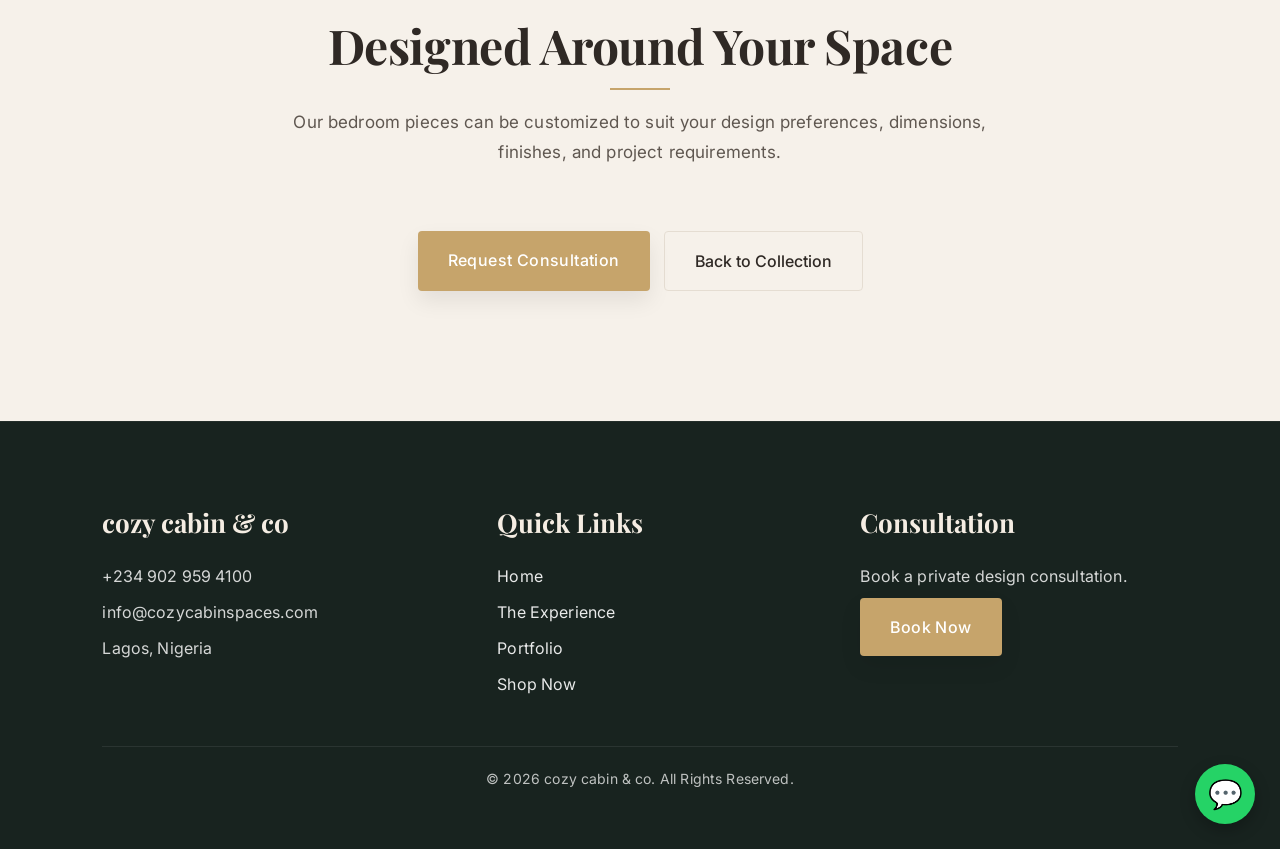
<file: bedroom.html>
<!DOCTYPE html>
<html lang="en">

<head>
<meta charset="UTF-8">
<meta name="viewport" content="width=device-width, initial-scale=1.0">

<title>Bedframes | cozy cabin & co</title>

<link rel="stylesheet" href="style.css">
<link href="https://fonts.googleapis.com/css2?family=Playfair+Display:wght@400;500;600;700&family=Inter:wght@300;400;500;600&display=swap" rel="stylesheet">
</head>

<body>

<header class="navbar">
  <div class="logo">COZY CABIN & CO</div>

  <nav>
    <a href="index.html">Home</a>
    <a href="about.html">The Experience</a>
    <a href="portfolio.html">Portfolio</a>
    <a href="shop.html" class="active">Shop Now</a>
    <a href="contact.html">Contact</a>
  </nav>
</header>

<section class="page-hero">
  <h1>Bedframes</h1>
  <p>
    Comfort focused bedroom selections designed to bring softness, calm, and understated luxury into private spaces.
  </p>
</section>

<section class="intro intro-narrow fade-section">
  <h2>Serene Pieces for Elegant Bedrooms</h2>
  <p>
    Our bedroom selections are curated to create interiors that feel restful, refined, and beautifully composed. Each piece is chosen to support both comfort and timeless visual appeal.
  </p>
</section>

<section class="gallery-grid fade-section">
  <img src="images/collections/2/img1.jpg" alt="Bedroom collection 1">
</section>

<section class="soft-section fade-section">
  <div class="section-head">
    <h2>Designed Around Your Space</h2>
    <p>
      Our bedroom pieces can be customized to suit your design preferences, dimensions, finishes, and project requirements.
    </p>
  </div>

  <div class="hero-buttons" style="justify-content:center;">
    <a href="contact.html" class="primary-btn">Request Consultation</a>
    <a href="shop.html" class="secondary-btn" style="color:var(--text-dark); border-color:var(--line);">Back to Collection</a>
  </div>
</section>

<footer>
  <div class="footer-grid">

    <div>
      <h3>cozy cabin & co</h3>
      <p>+234 902 959 4100</p>
      <p>info@cozycabinspaces.com</p>
      <p>Lagos, Nigeria</p>
    </div>

    <div>
      <h3>Quick Links</h3>
      <p><a href="index.html">Home</a></p>
      <p><a href="about.html">The Experience</a></p>
      <p><a href="portfolio.html">Portfolio</a></p>
      <p><a href="shop.html">Shop Now</a></p>
    </div>

    <div>
      <h3>Consultation</h3>
      <p>Book a private design consultation.</p>
      <a href="contact.html" class="primary-btn">Book Now</a>
    </div>

  </div>

  <p class="copyright">© 2026 cozy cabin & co. All Rights Reserved.</p>
</footer>

<a href="https://wa.me/2349029594100" class="whatsapp-chat" target="_blank">💬</a>

<script>
const sections = document.querySelectorAll(".fade-section");

window.addEventListener("scroll", () => {
  sections.forEach(section => {
    const position = section.getBoundingClientRect().top;
    const screenPosition = window.innerHeight / 1.15;

    if (position < screenPosition) {
      section.classList.add("visible");
    }
  });
});
</script>

</body>
</html>
</file>
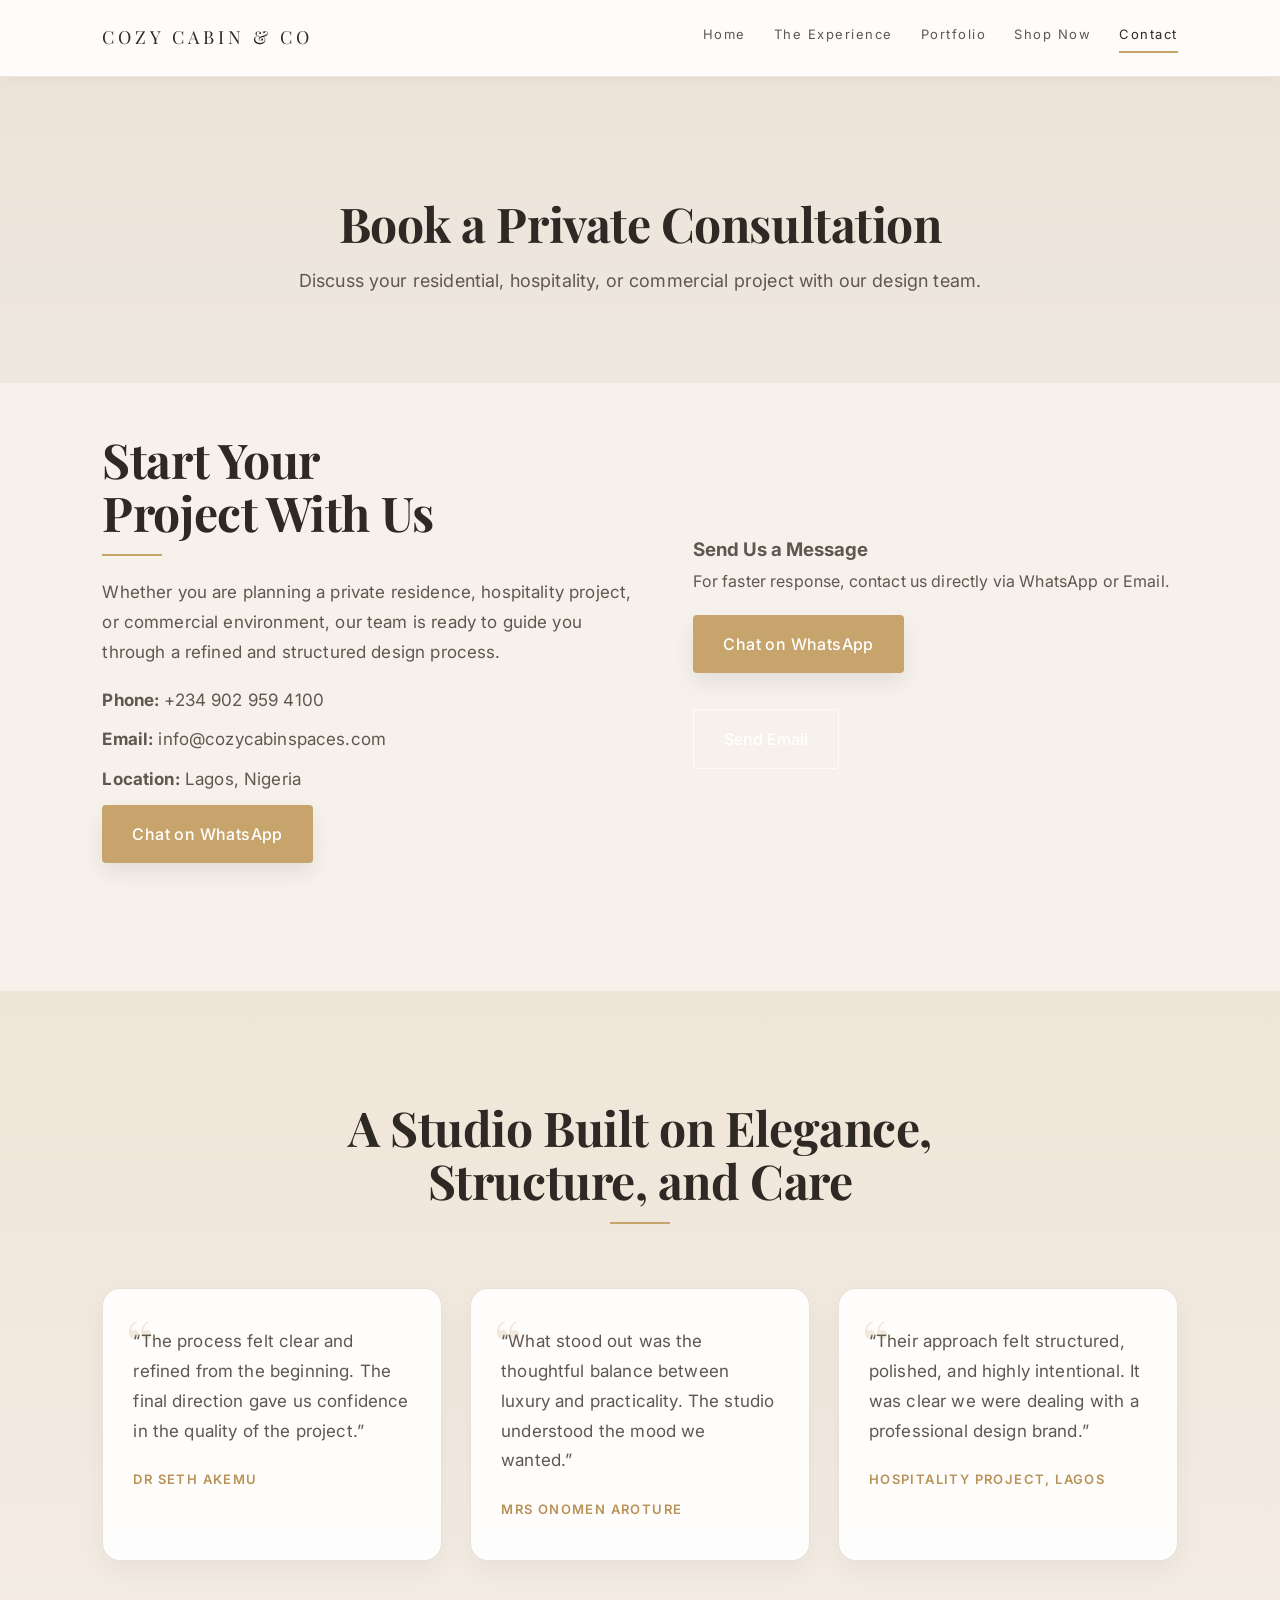
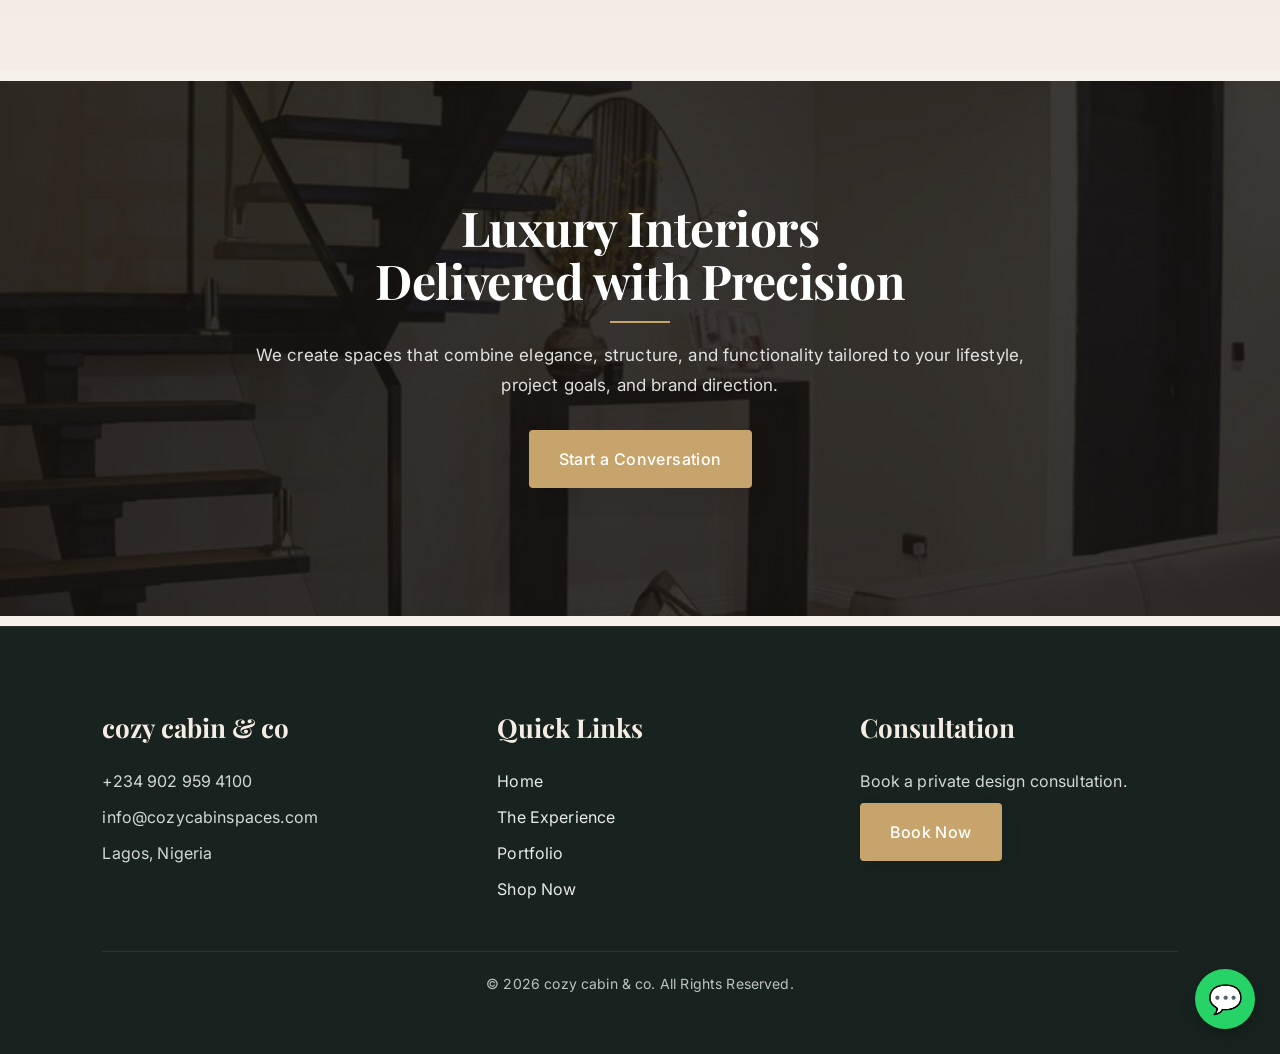
<file: contact.html>
<!DOCTYPE html>
<html lang="en">
<head>
<meta charset="UTF-8">
<meta name="viewport" content="width=device-width, initial-scale=1.0">

<title>Contact | cozy cabin & co</title>

<link rel="stylesheet" href="style.css">
<link href="https://fonts.googleapis.com/css2?family=Playfair+Display:wght@400;500;600;700&family=Inter:wght@300;400;500;600&display=swap" rel="stylesheet">
</head>

<body>

<header class="navbar">
  <div class="logo">COZY CABIN & CO</div>

  <nav>
    <a href="index.html">Home</a>
    <a href="about.html">The Experience</a>
    <a href="portfolio.html">Portfolio</a>
    <a href="shop.html">Shop Now</a>
    <a href="contact.html" class="active">Contact</a>
  </nav>
</header>

<section class="page-hero">
  <h1>Book a Private Consultation</h1>
  <p>
    Discuss your residential, hospitality, or commercial project with our design team.
  </p>
</section>

<section class="split-section fade-section">
  <div class="split-text">
    <h2>Start Your Project With Us</h2>

    <p>
      Whether you are planning a private residence, hospitality project, or commercial environment, our team is ready to guide you through a refined and structured design process.
    </p>

    <div class="contact-details">
      <p><strong>Phone:</strong> +234 902 959 4100</p>
      <p><strong>Email:</strong> info@cozycabinspaces.com</p>
      <p><strong>Location:</strong> Lagos, Nigeria</p>
    </div>

    <a href="https://wa.me/2349029594100" class="primary-btn" target="_blank" rel="noopener">
      Chat on WhatsApp
    </a>
  </div>

  <div class="contact-form">
    <h3>Send Us a Message</h3>

    <p style="margin-bottom:20px;">
      For faster response, contact us directly via WhatsApp or Email.
    </p>

    <a href="https://wa.me/2349029594100" class="primary-btn" target="_blank" rel="noopener">
      Chat on WhatsApp
    </a>

    <br><br>

    <a href="mailto:info@cozycabinspaces.com" class="secondary-btn">
      Send Email
    </a>
  </div>
</section>

<section class="testimonial-section fade-section">
  <div class="section-head">
    <h2>A Studio Built on Elegance, Structure, and Care</h2>
  </div>

  <div class="testimonial-grid">
    <div class="testimonial-card">
      <p>
        “The process felt clear and refined from the beginning. The final direction gave us confidence in the quality of the project.”
      </p>
      <span>Dr Seth Akemu</span>
    </div>

    <div class="testimonial-card">
      <p>
        “What stood out was the thoughtful balance between luxury and practicality. The studio understood the mood we wanted.”
      </p>
      <span>Mrs Onomen Aroture</span>
    </div>

    <div class="testimonial-card">
      <p>
        “Their approach felt structured, polished, and highly intentional. It was clear we were dealing with a professional design brand.”
      </p>
      <span>Hospitality Project, Lagos</span>
    </div>
  </div>
</section>

<section class="dark-section fade-section">
  <div class="dark-section-inner">
    <h2>Luxury Interiors Delivered with Precision</h2>

    <p>
      We create spaces that combine elegance, structure, and functionality tailored to your lifestyle, project goals, and brand direction.
    </p>

    <a href="https://wa.me/2349029594100" class="primary-btn" target="_blank" rel="noopener">
      Start a Conversation
    </a>
  </div>
</section>

<footer>
  <div class="footer-grid">
    <div>
      <h3>cozy cabin & co</h3>
      <p>+234 902 959 4100</p>
      <p>info@cozycabinspaces.com</p>
      <p>Lagos, Nigeria</p>
    </div>

    <div>
      <h3>Quick Links</h3>
      <p><a href="index.html">Home</a></p>
      <p><a href="about.html">The Experience</a></p>
      <p><a href="portfolio.html">Portfolio</a></p>
      <p><a href="shop.html">Shop Now</a></p>
    </div>

    <div>
      <h3>Consultation</h3>
      <p>Book a private design consultation.</p>
      <a href="contact.html" class="primary-btn">Book Now</a>
    </div>
  </div>

  <p class="copyright">©️ 2026 cozy cabin & co. All Rights Reserved.</p>
</footer>

<a href="https://wa.me/2349029594100" class="whatsapp-chat" target="_blank" rel="noopener">💬</a>

<script>
const sections = document.querySelectorAll(".fade-section");

window.addEventListener("scroll", () => {
  sections.forEach(section => {
    const position = section.getBoundingClientRect().top;
    const screenPosition = window.innerHeight / 1.15;

    if (position < screenPosition) {
      section.classList.add("visible");
    }
  });
});
</script>

</body>
</html>
</file>
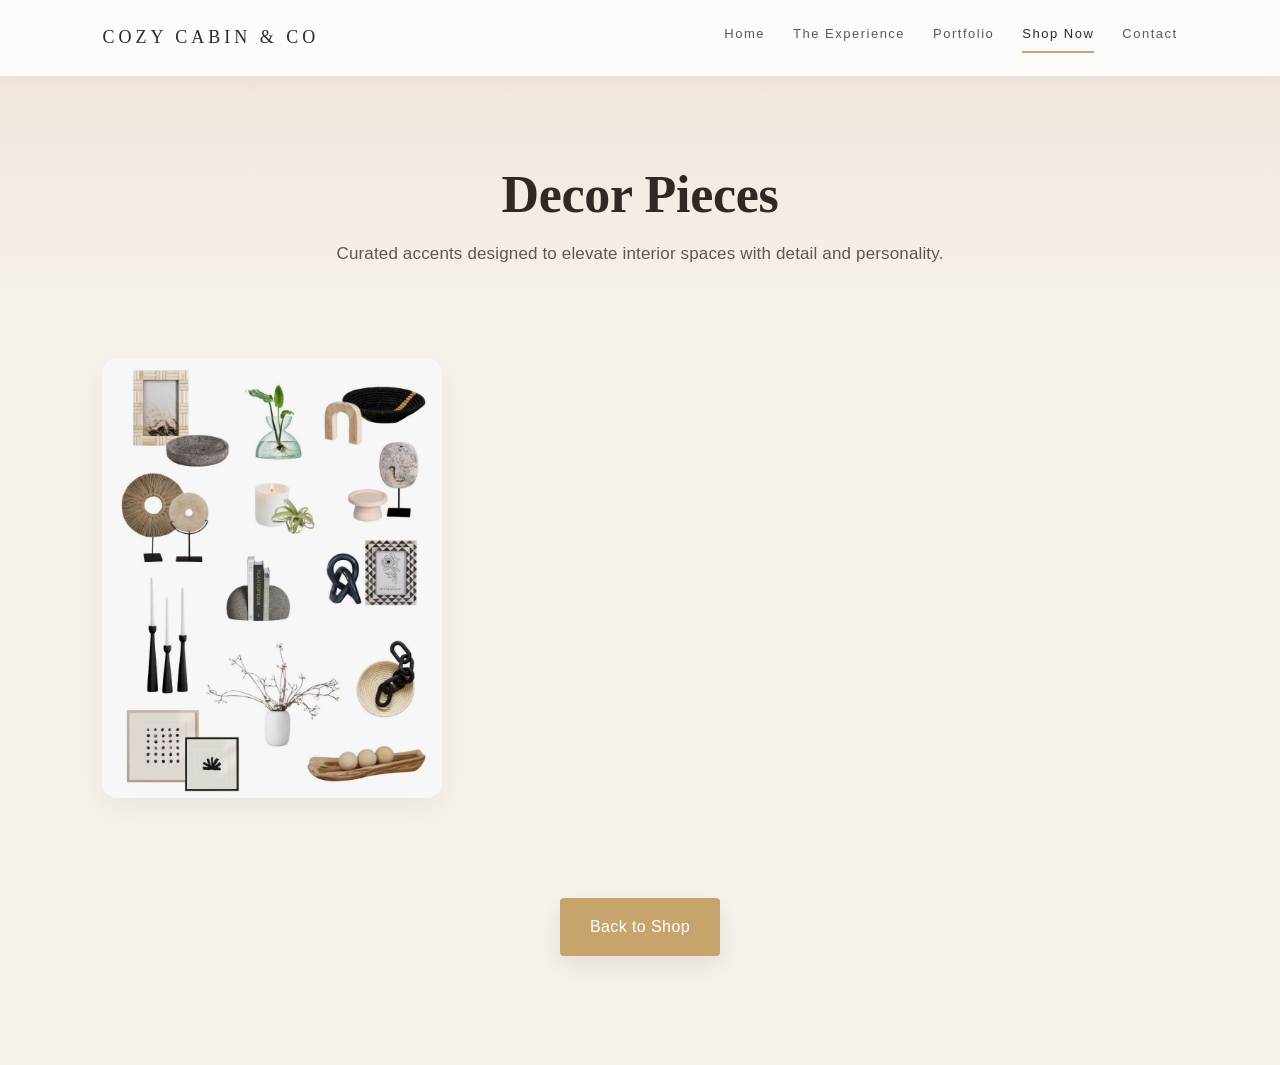
<file: decor.html>
<!DOCTYPE html>
<html lang="en">
<head>
  <meta charset="UTF-8">
  <title>Decor Pieces - Cozy Cabin & Co</title>
  <link rel="stylesheet" href="style.css">
</head>
<body>

<header class="navbar">
  <div class="logo">Cozy Cabin & Co</div>
  <nav>
    <a href="index.html">Home</a>
    <a href="about.html">The Experience</a>
    <a href="portfolio.html">Portfolio</a>
    <a href="shop.html" class="active">Shop Now</a>
    <a href="contact.html">Contact</a>
  </nav>
</header>

<section class="gallery-hero">
  <h1>Decor Pieces</h1>
  <p>Curated accents designed to elevate interior spaces with detail and personality.</p>
</section>

<section class="gallery-grid">

  <img src="images/collections/5/img1.jpg" alt="Decor piece 1">
</section>

<section class="gallery-back">
  <a href="shop.html" class="primary-btn">Back to Shop</a>
</section>

</body>
</html>
</file>
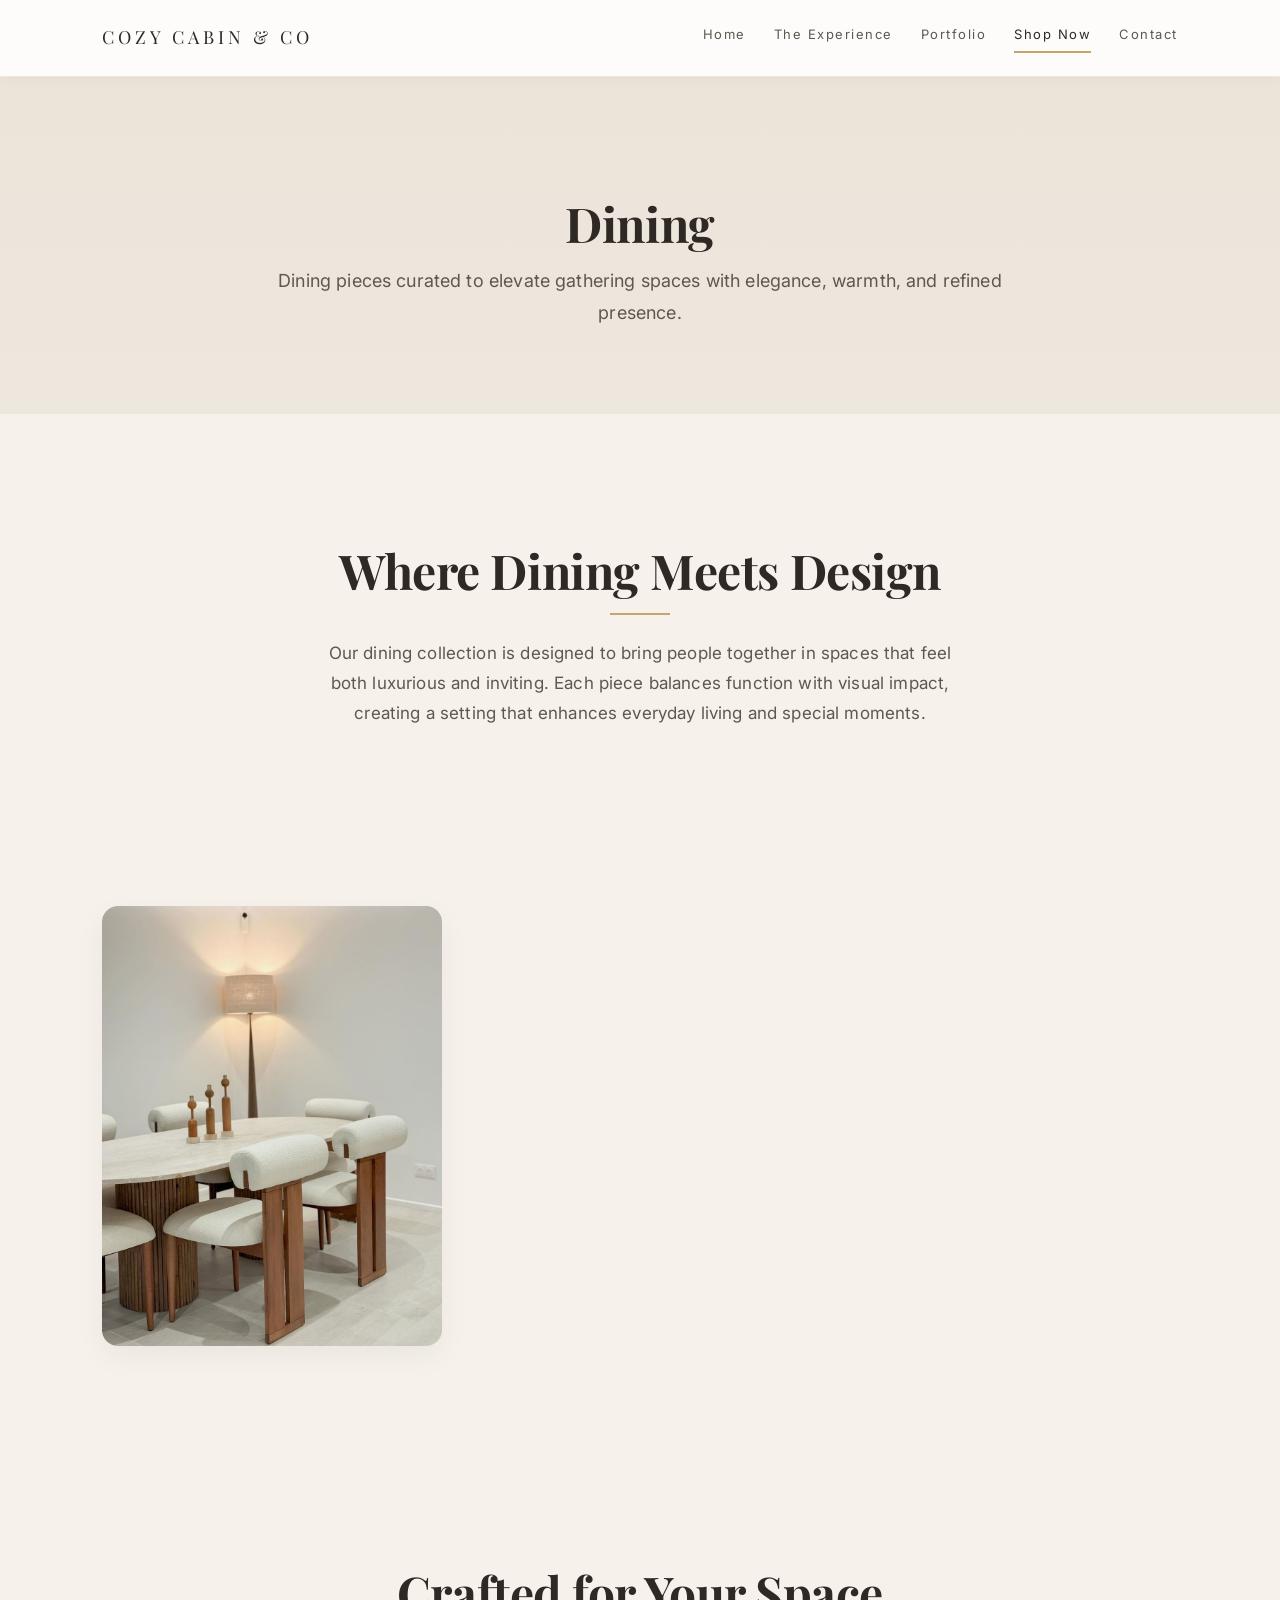
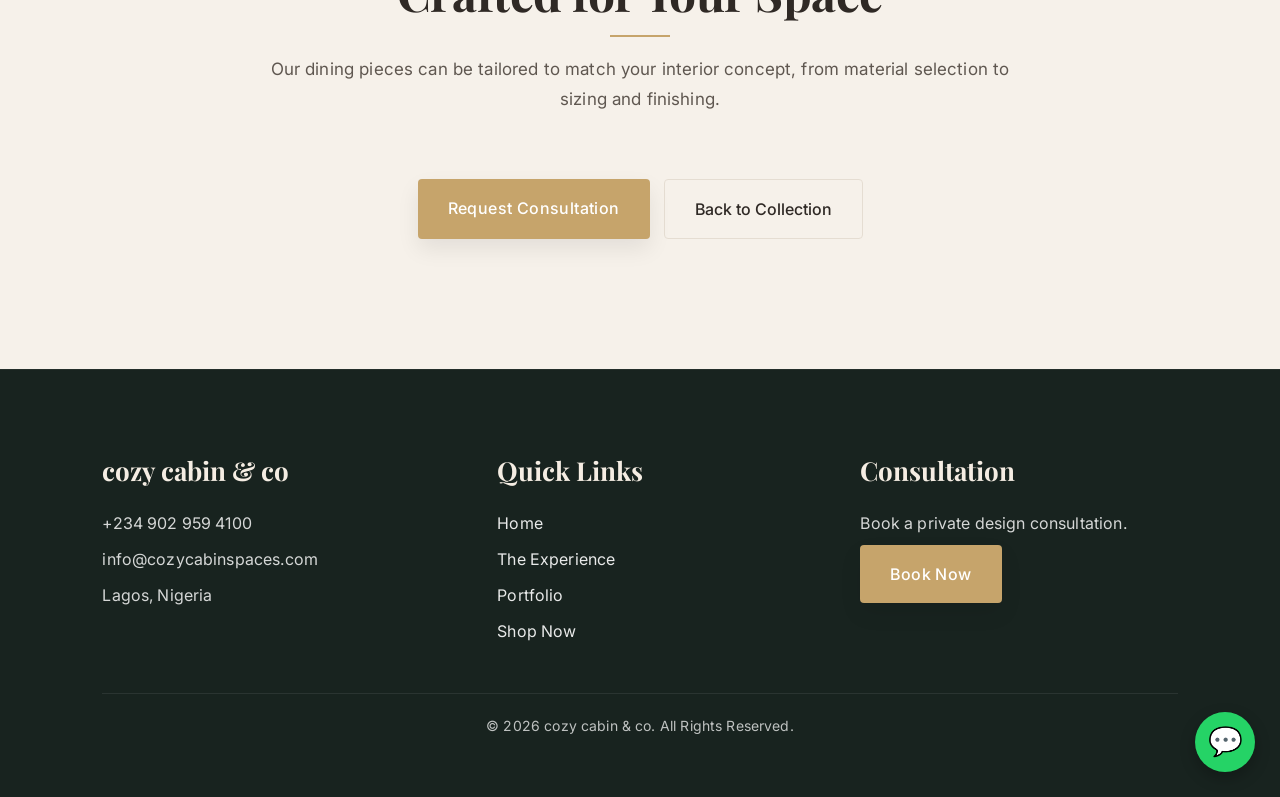
<file: dining.html>
<!DOCTYPE html>
<html lang="en">

<head>
<meta charset="UTF-8">
<meta name="viewport" content="width=device-width, initial-scale=1.0">

<title>Dining | cozy cabin & co</title>

<link rel="stylesheet" href="style.css">
<link href="https://fonts.googleapis.com/css2?family=Playfair+Display:wght@400;500;600;700&family=Inter:wght@300;400;500;600&display=swap" rel="stylesheet">
</head>

<body>

<header class="navbar">
  <div class="logo">COZY CABIN & CO</div>

  <nav>
    <a href="index.html">Home</a>
    <a href="about.html">The Experience</a>
    <a href="portfolio.html">Portfolio</a>
    <a href="shop.html" class="active">Shop Now</a>
    <a href="contact.html">Contact</a>
  </nav>
</header>

<section class="page-hero">
  <h1>Dining</h1>
  <p>
    Dining pieces curated to elevate gathering spaces with elegance, warmth, and refined presence.
  </p>
</section>

<section class="intro intro-narrow fade-section">
  <h2>Where Dining Meets Design</h2>
  <p>
    Our dining collection is designed to bring people together in spaces that feel both luxurious and inviting. Each piece balances function with visual impact, creating a setting that enhances everyday living and special moments.
  </p>
</section>

<section class="gallery-grid fade-section">
  <img src="images/collections/3/img1.jpg" alt="Dining collection 1">
</section>

<section class="soft-section fade-section">
  <div class="section-head">
    <h2>Crafted for Your Space</h2>
    <p>
      Our dining pieces can be tailored to match your interior concept, from material selection to sizing and finishing.
    </p>
  </div>

  <div class="hero-buttons" style="justify-content:center;">
    <a href="contact.html" class="primary-btn">Request Consultation</a>
    <a href="shop.html" class="secondary-btn" style="color:var(--text-dark); border-color:var(--line);">Back to Collection</a>
  </div>
</section>

<footer>
  <div class="footer-grid">

    <div>
      <h3>cozy cabin & co</h3>
      <p>+234 902 959 4100</p>
      <p>info@cozycabinspaces.com</p>
      <p>Lagos, Nigeria</p>
    </div>

    <div>
      <h3>Quick Links</h3>
      <p><a href="index.html">Home</a></p>
      <p><a href="about.html">The Experience</a></p>
      <p><a href="portfolio.html">Portfolio</a></p>
      <p><a href="shop.html">Shop Now</a></p>
    </div>

    <div>
      <h3>Consultation</h3>
      <p>Book a private design consultation.</p>
      <a href="contact.html" class="primary-btn">Book Now</a>
    </div>

  </div>

  <p class="copyright">© 2026 cozy cabin & co. All Rights Reserved.</p>
</footer>

<a href="https://wa.me/2349029594100" class="whatsapp-chat" target="_blank">💬</a>

<script>
const sections = document.querySelectorAll(".fade-section");

window.addEventListener("scroll", () => {
  sections.forEach(section => {
    const position = section.getBoundingClientRect().top;
    const screenPosition = window.innerHeight / 1.15;

    if (position < screenPosition) {
      section.classList.add("visible");
    }
  });
});
</script>

</body>
</html>
</file>
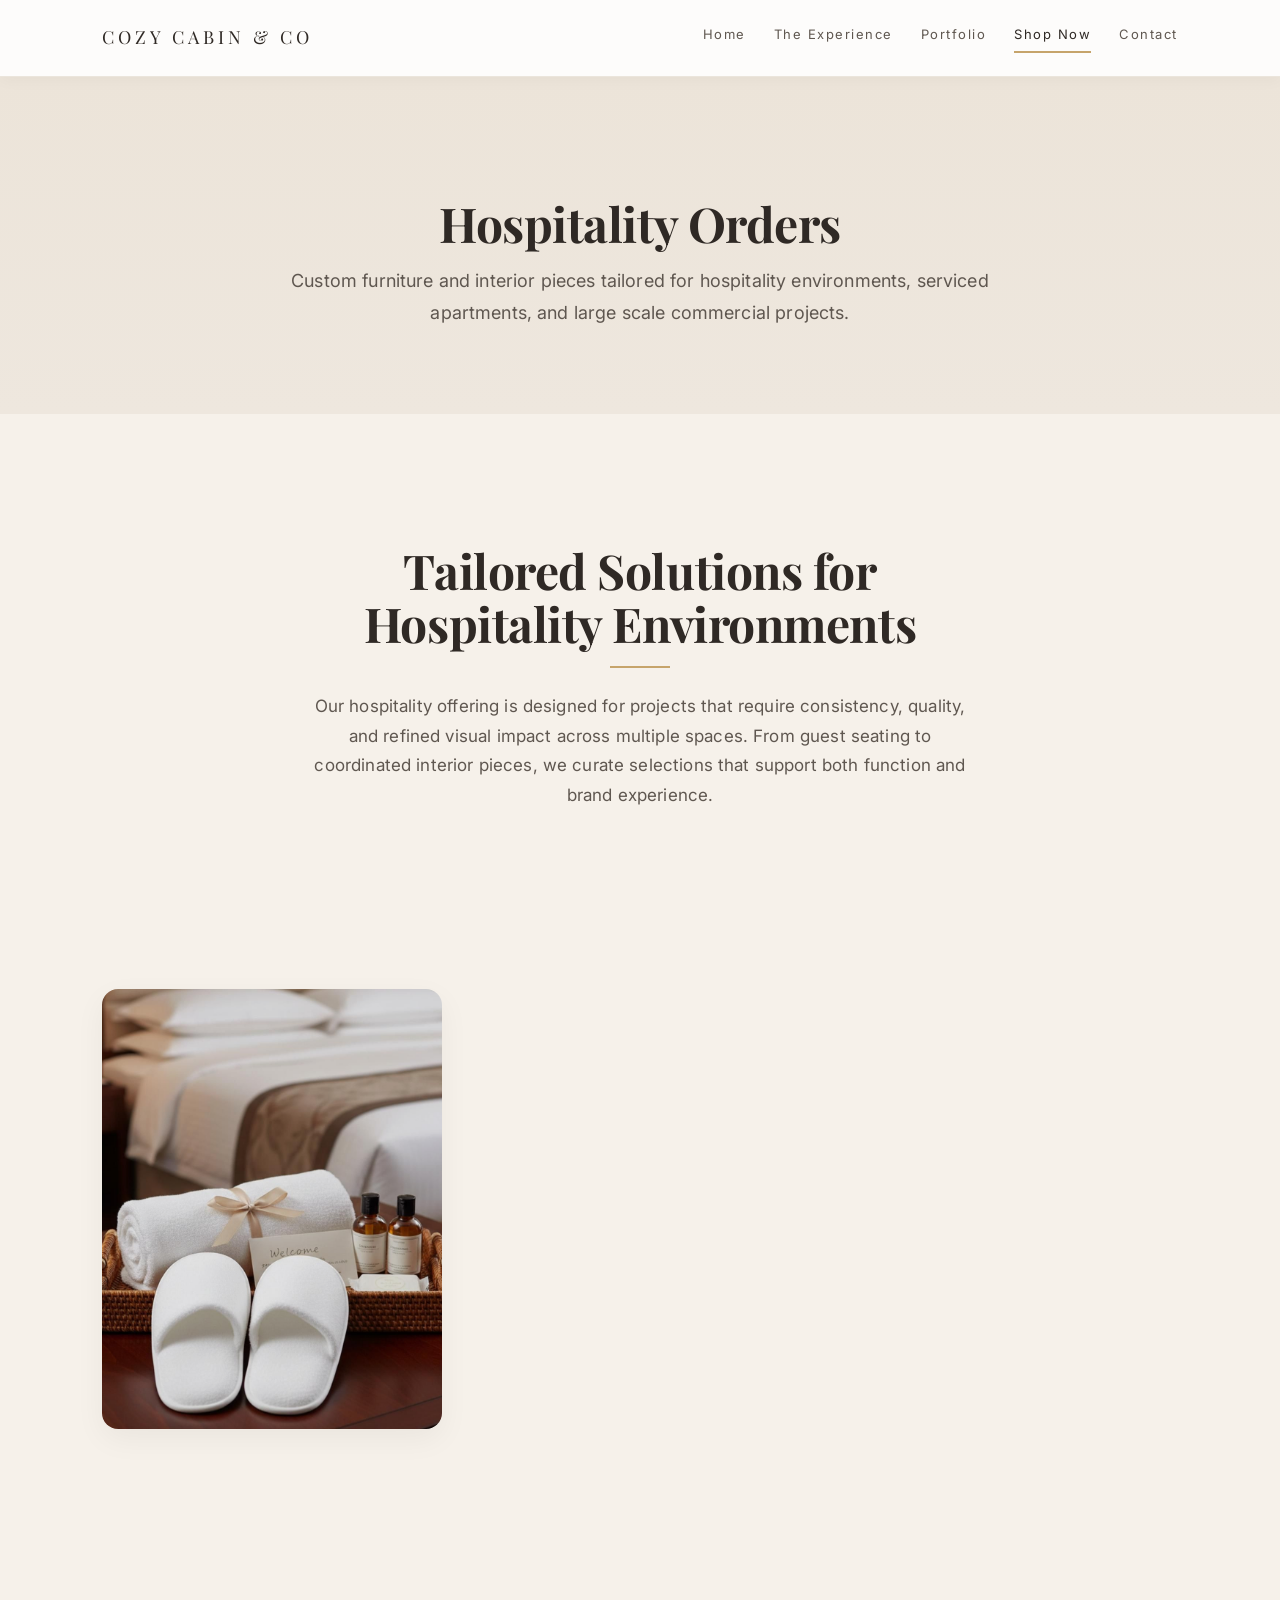
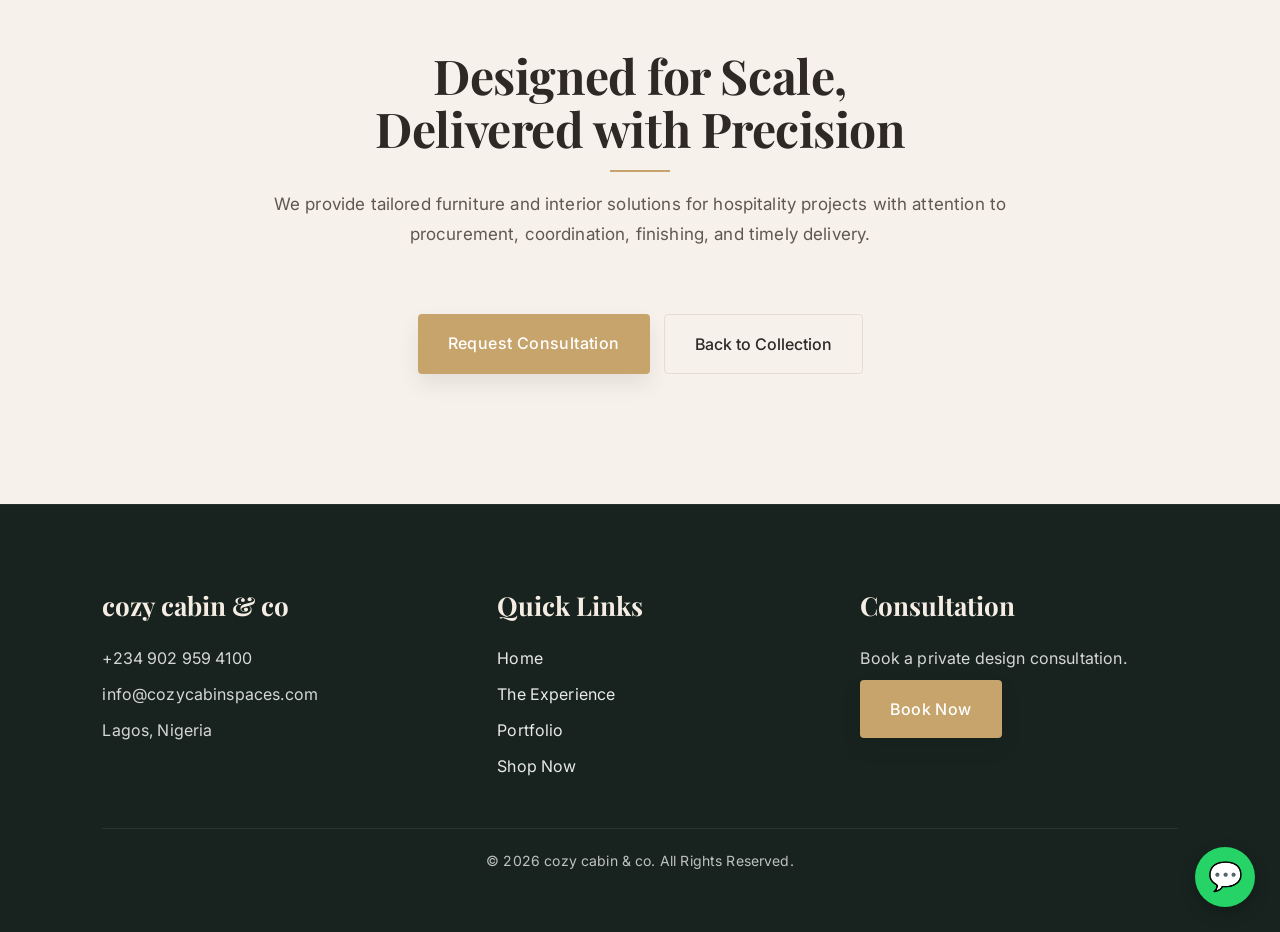
<file: hospitality.html>
<!DOCTYPE html>
<html lang="en">
<head>
<meta charset="UTF-8">
<meta name="viewport" content="width=device-width, initial-scale=1.0">
<title>Hospitality Orders | cozy cabin & co</title>
<link rel="stylesheet" href="style.css">
<link href="https://fonts.googleapis.com/css2?family=Playfair+Display:wght@400;500;600;700&family=Inter:wght@300;400;500;600&display=swap" rel="stylesheet">
</head>

<body>

<header class="navbar">
  <div class="logo">COZY CABIN & CO</div>
  <nav>
    <a href="index.html">Home</a>
    <a href="about.html">The Experience</a>
    <a href="portfolio.html">Portfolio</a>
    <a href="shop.html" class="active">Shop Now</a>
    <a href="contact.html">Contact</a>
  </nav>
</header>

<section class="page-hero">
  <h1>Hospitality Orders</h1>
  <p>
    Custom furniture and interior pieces tailored for hospitality environments, serviced apartments, and large scale commercial projects.
  </p>
</section>

<section class="intro intro-narrow fade-section">
  <h2>Tailored Solutions for Hospitality Environments</h2>
  <p>
    Our hospitality offering is designed for projects that require consistency, quality, and refined visual impact across multiple spaces. From guest seating to coordinated interior pieces, we curate selections that support both function and brand experience.
  </p>
</section>

<section class="gallery-grid fade-section">
  <img src="images/collections/6/img1.jpg" alt="Hospitality collection 1">
</section>

<section class="soft-section fade-section">
  <div class="section-head">
    <h2>Designed for Scale, Delivered with Precision</h2>
    <p>
      We provide tailored furniture and interior solutions for hospitality projects with attention to procurement, coordination, finishing, and timely delivery.
    </p>
  </div>

  <div class="hero-buttons" style="justify-content:center;">
    <a href="contact.html" class="primary-btn">Request Consultation</a>
    <a href="shop.html" class="secondary-btn" style="color:var(--text-dark); border-color:var(--line);">Back to Collection</a>
  </div>
</section>

<footer>
  <div class="footer-grid">
    <div>
      <h3>cozy cabin & co</h3>
      <p>+234 902 959 4100</p>
      <p>info@cozycabinspaces.com</p>
      <p>Lagos, Nigeria</p>
    </div>

    <div>
      <h3>Quick Links</h3>
      <p><a href="index.html">Home</a></p>
      <p><a href="about.html">The Experience</a></p>
      <p><a href="portfolio.html">Portfolio</a></p>
      <p><a href="shop.html">Shop Now</a></p>
    </div>

    <div>
      <h3>Consultation</h3>
      <p>Book a private design consultation.</p>
      <a href="contact.html" class="primary-btn">Book Now</a>
    </div>
  </div>

  <p class="copyright">© 2026 cozy cabin & co. All Rights Reserved.</p>
</footer>

<a href="https://wa.me/2349029594100" class="whatsapp-chat" target="_blank">💬</a>

<script>
const sections = document.querySelectorAll(".fade-section");

window.addEventListener("scroll", () => {
  sections.forEach(section => {
    const position = section.getBoundingClientRect().top;
    const screenPosition = window.innerHeight / 1.15;

    if (position < screenPosition) {
      section.classList.add("visible");
    }
  });
});
</script>

</body>
</html>
</file>
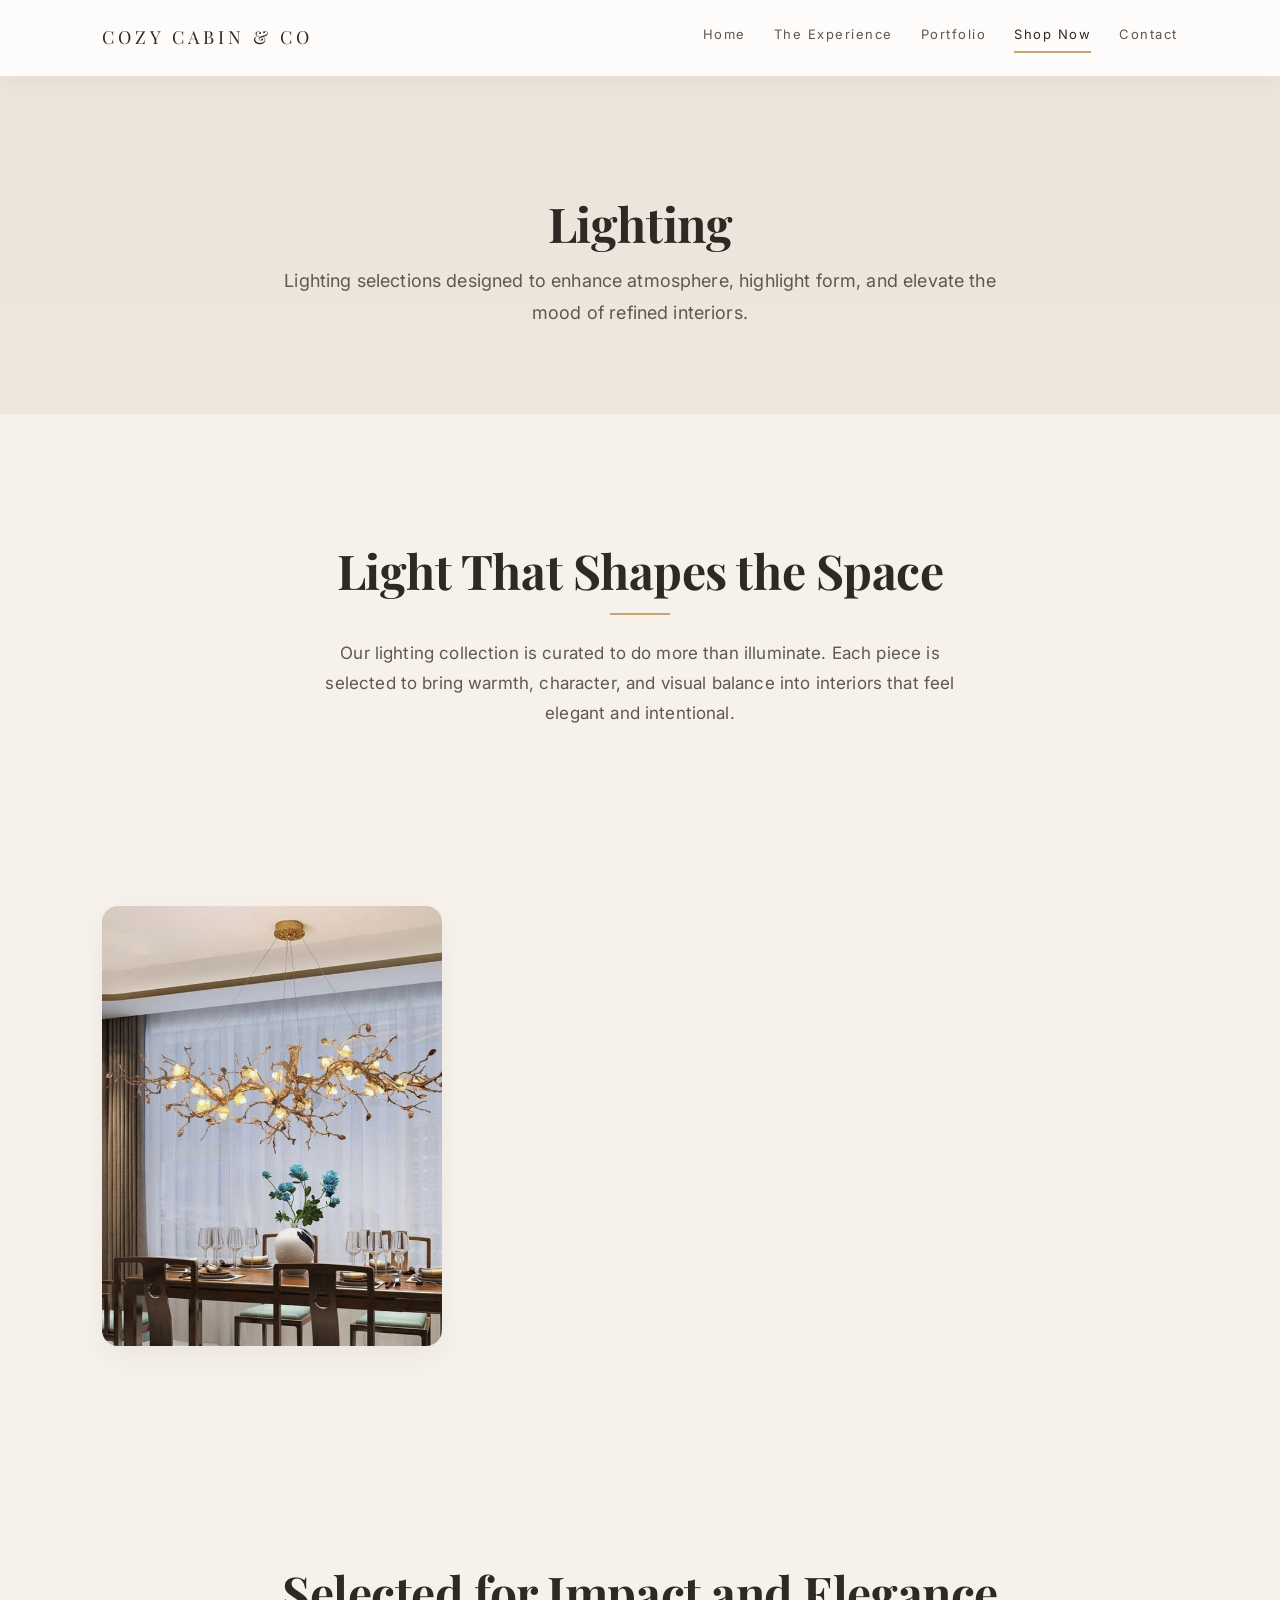
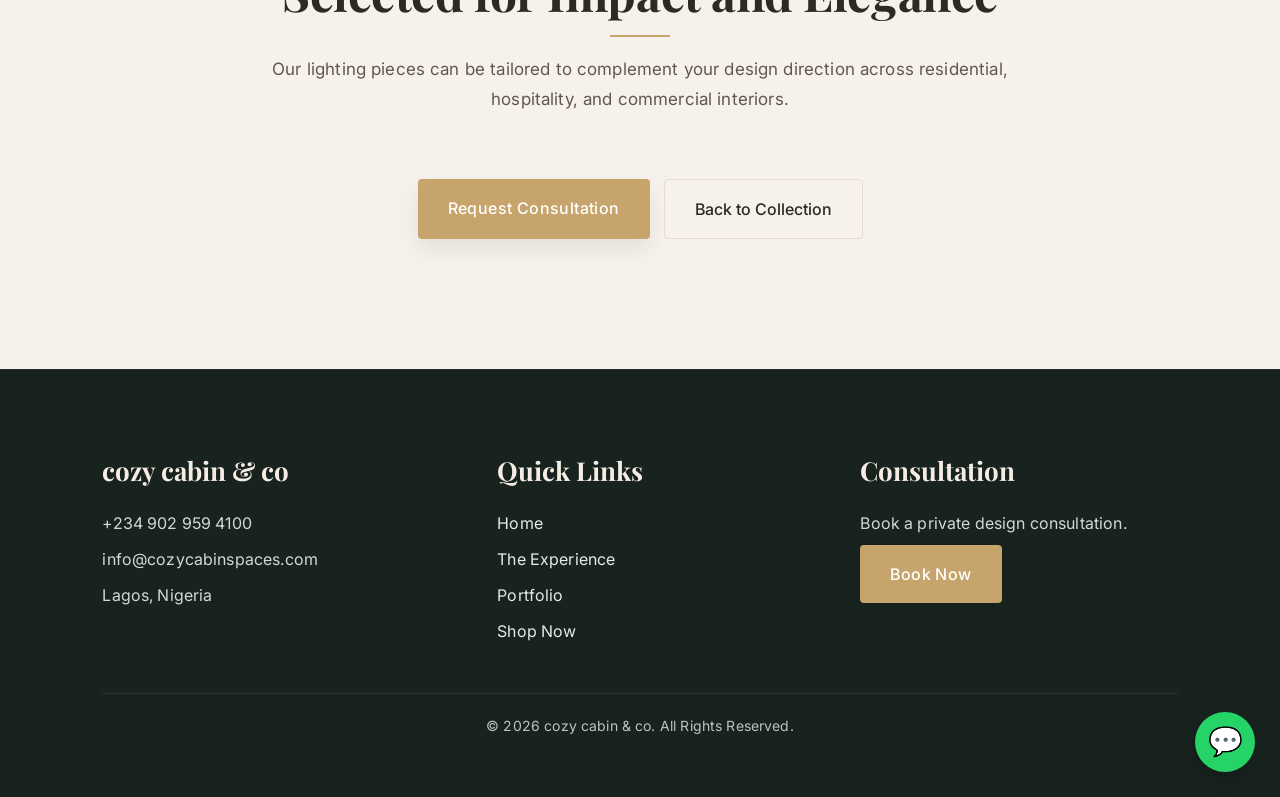
<file: lighting.html>
<!DOCTYPE html>
<html lang="en">

<head>
<meta charset="UTF-8">
<meta name="viewport" content="width=device-width, initial-scale=1.0">

<title>Lighting | cozy cabin & co</title>

<link rel="stylesheet" href="style.css">
<link href="https://fonts.googleapis.com/css2?family=Playfair+Display:wght@400;500;600;700&family=Inter:wght@300;400;500;600&display=swap" rel="stylesheet">
</head>

<body>

<header class="navbar">
  <div class="logo">COZY CABIN & CO</div>

  <nav>
    <a href="index.html">Home</a>
    <a href="about.html">The Experience</a>
    <a href="portfolio.html">Portfolio</a>
    <a href="shop.html" class="active">Shop Now</a>
    <a href="contact.html">Contact</a>
  </nav>
</header>

<!-- HERO -->
<section class="page-hero">
  <h1>Lighting</h1>
  <p>
    Lighting selections designed to enhance atmosphere, highlight form, and elevate the mood of refined interiors.
  </p>
</section>

<!-- INTRO -->
<section class="intro intro-narrow fade-section">
  <h2>Light That Shapes the Space</h2>
  <p>
    Our lighting collection is curated to do more than illuminate. Each piece is selected to bring warmth, character, and visual balance into interiors that feel elegant and intentional.
  </p>
</section>

<!-- GALLERY -->
<section class="gallery-grid fade-section">
  <img src="images/collections/4/img1.jpg" alt="Lighting piece 1">
</section>

<!-- CTA -->
<section class="soft-section fade-section">
  <div class="section-head">
    <h2>Selected for Impact and Elegance</h2>
    <p>
      Our lighting pieces can be tailored to complement your design direction across residential, hospitality, and commercial interiors.
    </p>
  </div>

  <div class="hero-buttons" style="justify-content:center;">
    <a href="contact.html" class="primary-btn">Request Consultation</a>
    <a href="shop.html" class="secondary-btn" style="color:var(--text-dark); border-color:var(--line);">
      Back to Collection
    </a>
  </div>
</section>

<!-- FOOTER -->
<footer>
  <div class="footer-grid">

    <div>
      <h3>cozy cabin & co</h3>
      <p>+234 902 959 4100</p>
      <p>info@cozycabinspaces.com</p>
      <p>Lagos, Nigeria</p>
    </div>

    <div>
      <h3>Quick Links</h3>
      <p><a href="index.html">Home</a></p>
      <p><a href="about.html">The Experience</a></p>
      <p><a href="portfolio.html">Portfolio</a></p>
      <p><a href="shop.html">Shop Now</a></p>
    </div>

    <div>
      <h3>Consultation</h3>
      <p>Book a private design consultation.</p>
      <a href="contact.html" class="primary-btn">Book Now</a>
    </div>

  </div>

  <p class="copyright">© 2026 cozy cabin & co. All Rights Reserved.</p>
</footer>

<a href="https://wa.me/2349029594100" class="whatsapp-chat" target="_blank">💬</a>

<script>
const sections = document.querySelectorAll(".fade-section");

window.addEventListener("scroll", () => {
  sections.forEach(section => {
    const position = section.getBoundingClientRect().top;
    const screenPosition = window.innerHeight / 1.15;

    if (position < screenPosition) {
      section.classList.add("visible");
    }
  });
});
</script>

</body>
</html>
</file>
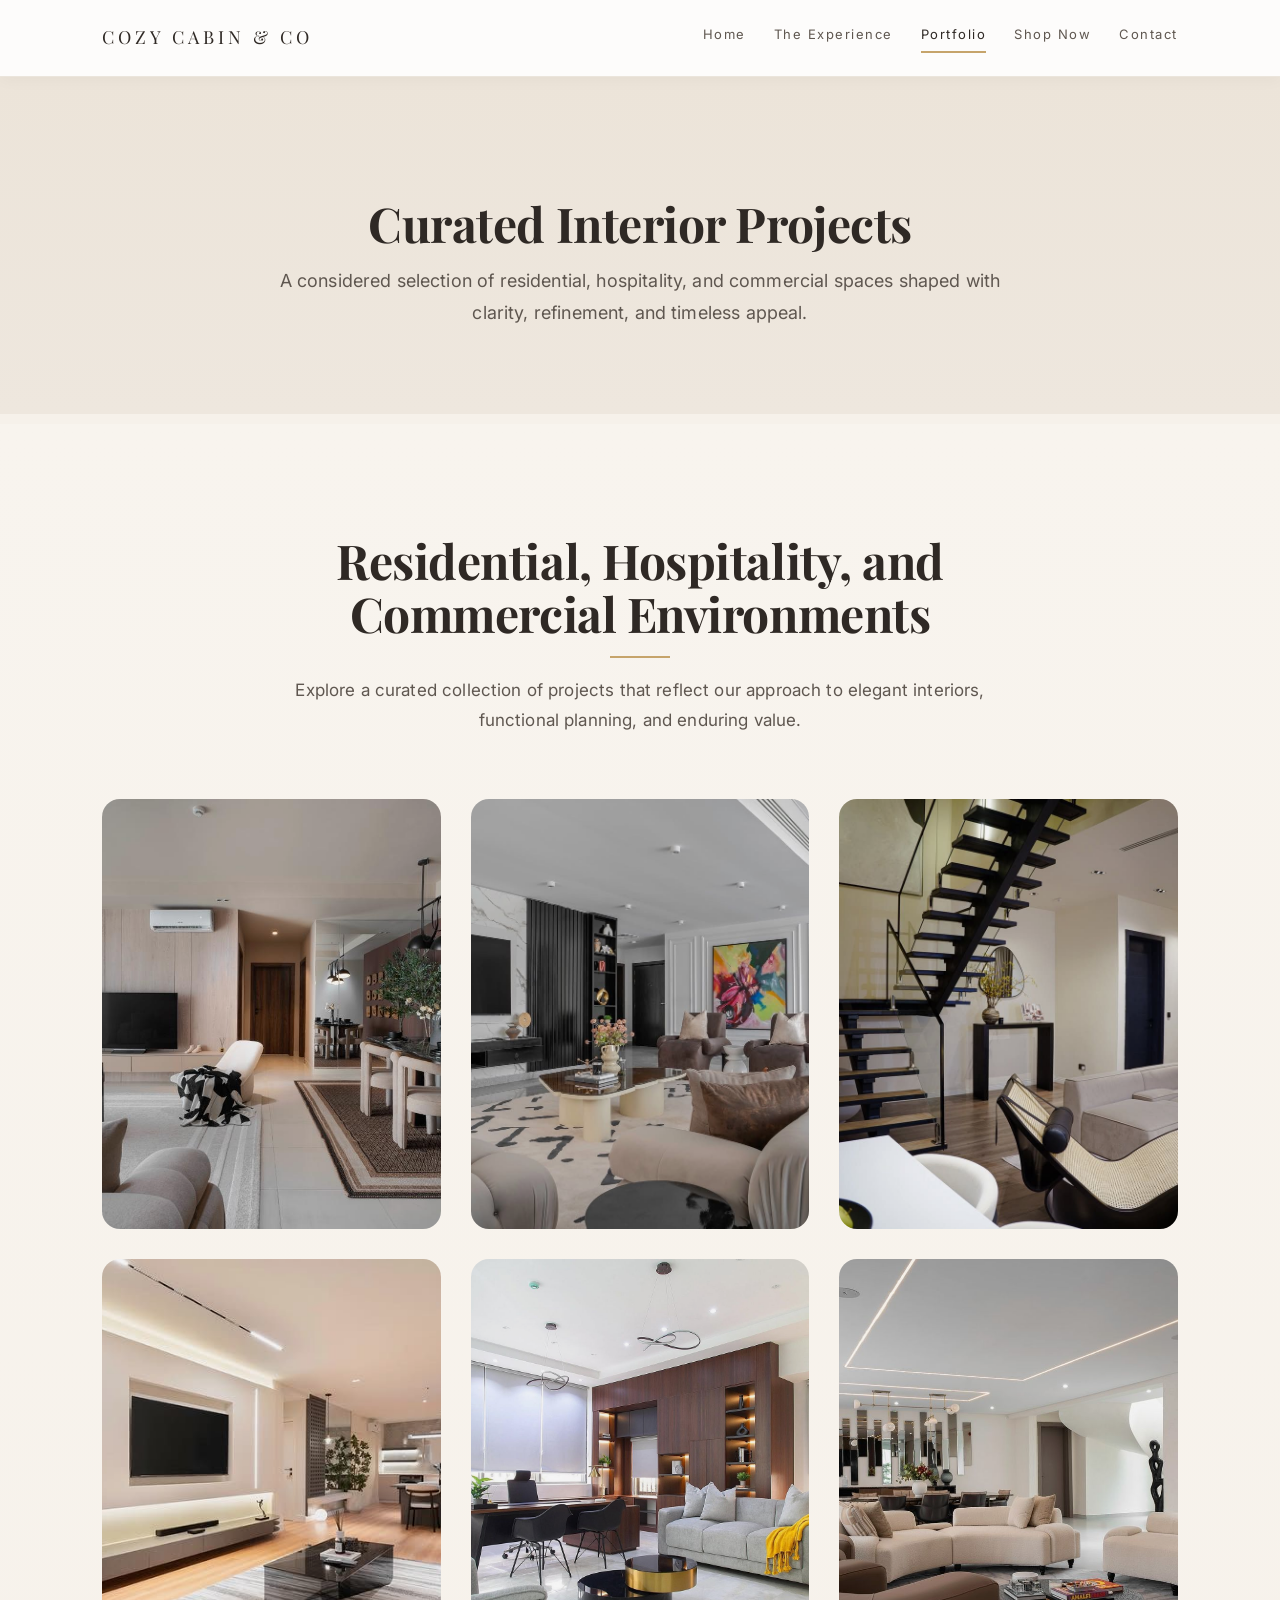
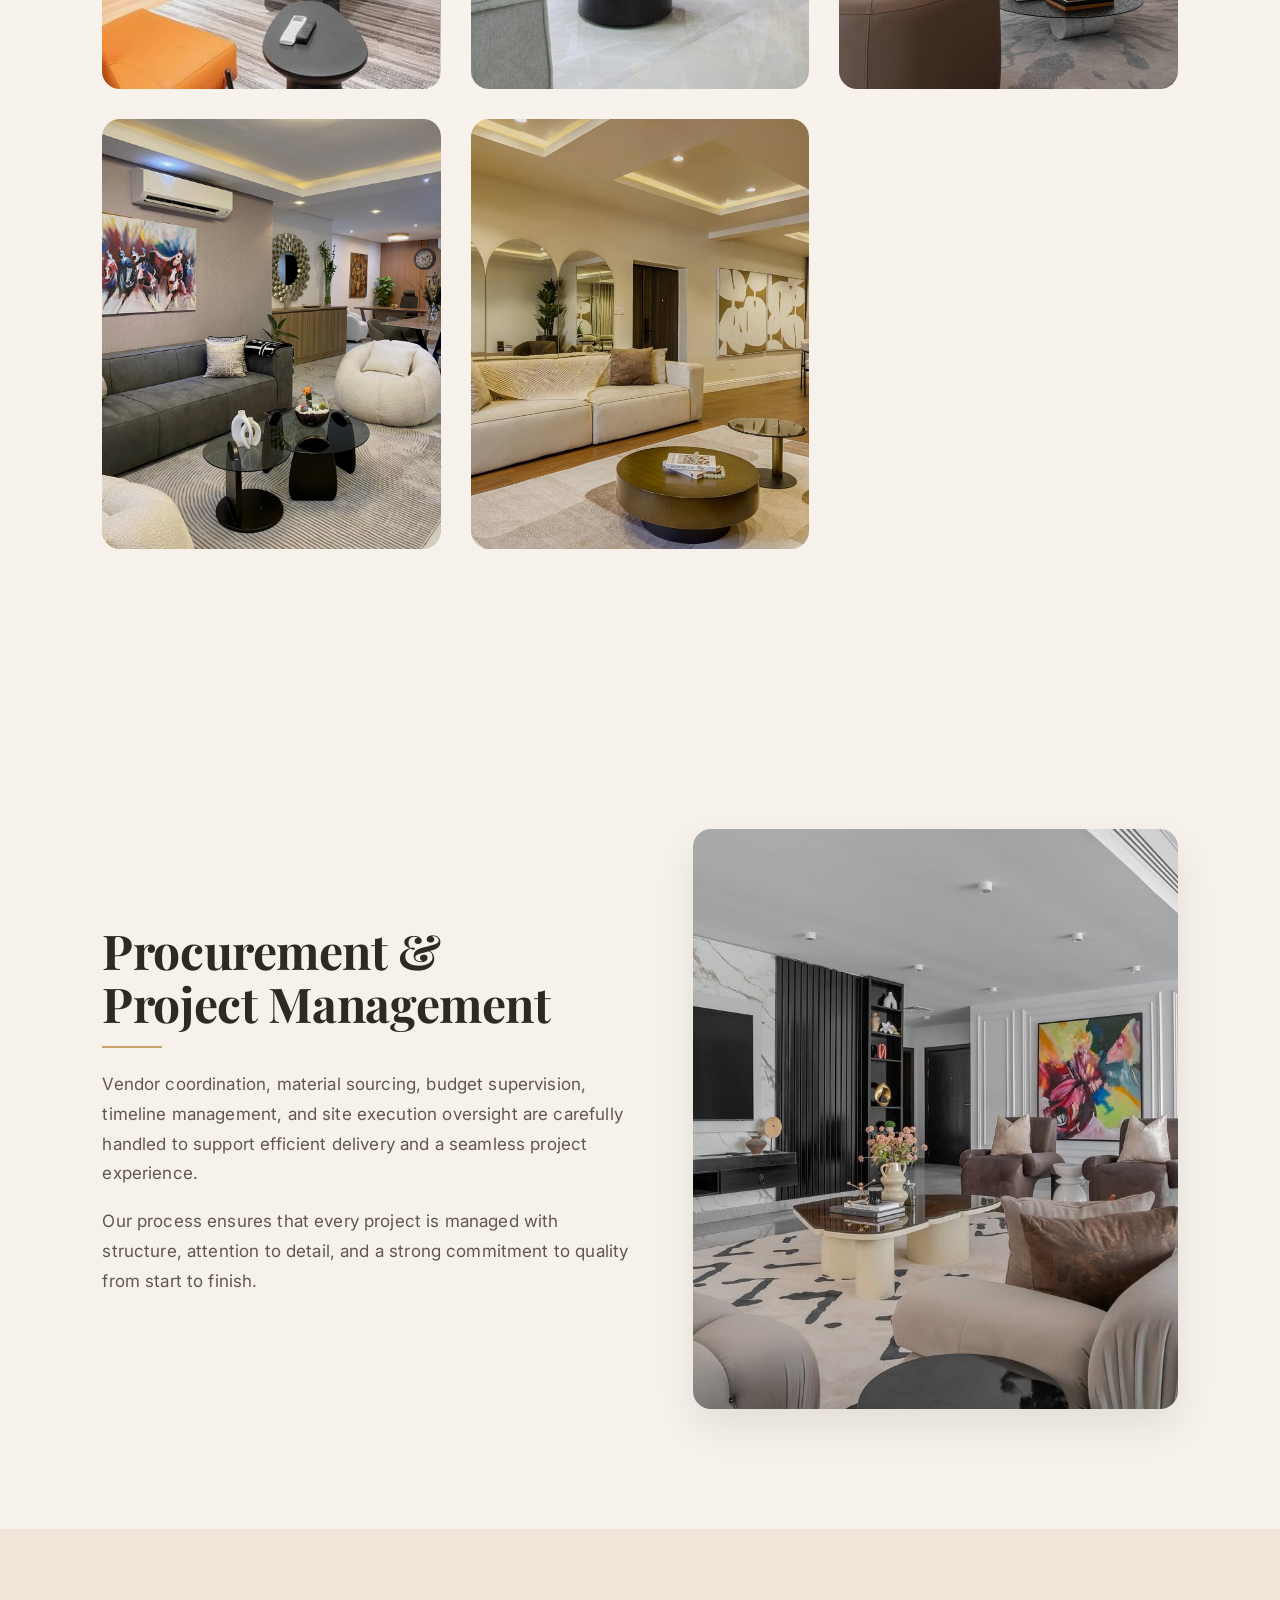
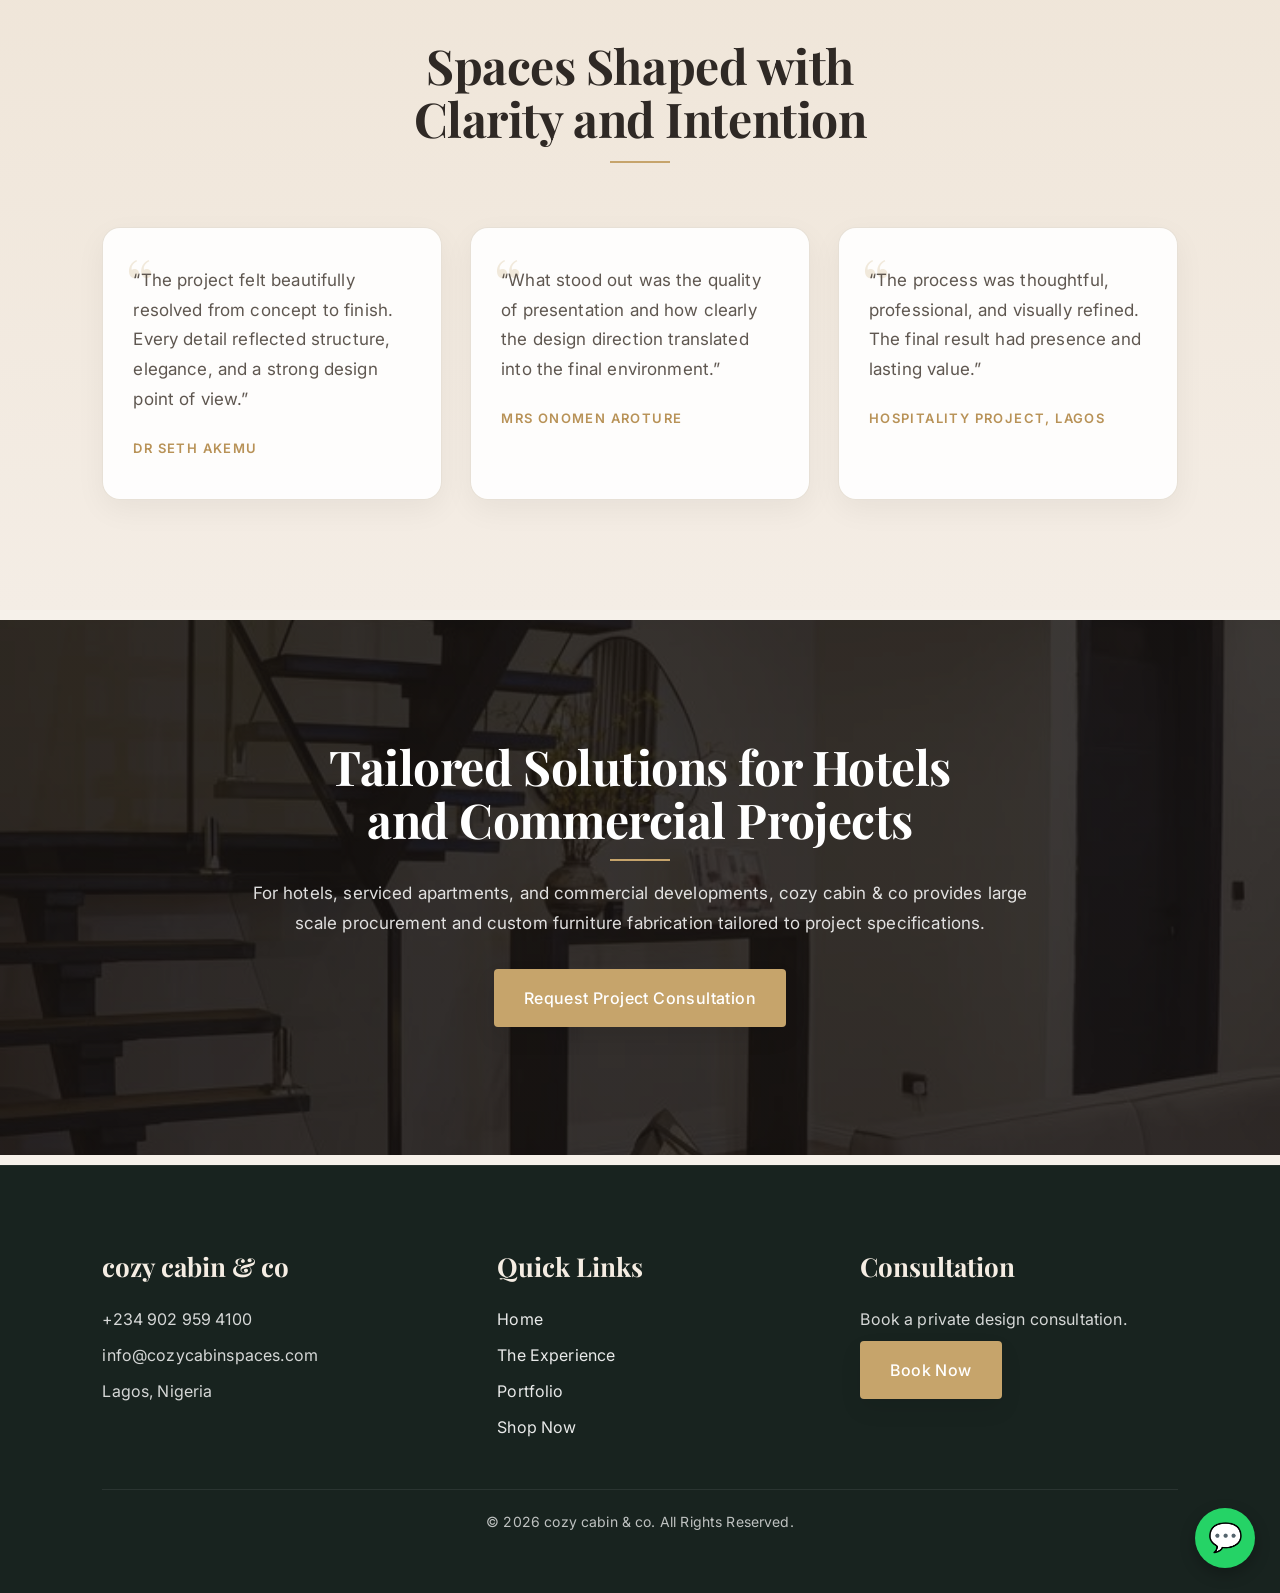
<file: portfolio.html>
<!DOCTYPE html>
<html lang="en">
<head>
<meta charset="UTF-8">
<meta name="viewport" content="width=device-width, initial-scale=1.0">

<title>Portfolio | cozy cabin & co</title>

<link rel="stylesheet" href="style.css">
<link href="https://fonts.googleapis.com/css2?family=Playfair+Display:wght@400;500;600;700&family=Inter:wght@300;400;500;600&display=swap" rel="stylesheet">
</head>

<body>

<header class="navbar">
  <div class="logo">COZY CABIN & CO</div>

  <nav>
    <a href="index.html">Home</a>
    <a href="about.html">The Experience</a>
    <a href="portfolio.html" class="active">Portfolio</a>
    <a href="shop.html">Shop Now</a>
    <a href="contact.html">Contact</a>
  </nav>
</header>

<section class="page-hero">
  <h1>Curated Interior Projects</h1>
  <p>
    A considered selection of residential, hospitality, and commercial spaces shaped with clarity, refinement, and timeless appeal.
  </p>
</section>

<!-- PORTFOLIO PROJECTS -->
<section id="selected-works" class="portfolio-preview fade-section">
  <div class="section-head">
    <h2>Residential, Hospitality, and Commercial Environments</h2>
    <p>
      Explore a curated collection of projects that reflect our approach to elegant interiors, functional planning, and enduring value.
    </p>
  </div>

  <div class="portfolio-grid">

    <div class="portfolio-item project-trigger" data-project="project-a">
      <img src="images/portfolio/project-a-cover.jpg" alt="Project A residential interior cover">
      <div class="portfolio-overlay">
        <h3>Project A</h3>
        <p>Residential Interior</p>
      </div>
    </div>

    <div class="portfolio-item project-trigger" data-project="project-b">
      <img src="images/portfolio/project-b-cover.jpg" alt="Project B hospitality interior cover">
      <div class="portfolio-overlay">
        <h3>Project B</h3>
        <p>Hospitality Interior</p>
      </div>
    </div>

    <div class="portfolio-item project-trigger" data-project="project-c">
      <img src="images/portfolio/project-c-cover.jpg" alt="Project C commercial interior cover">
      <div class="portfolio-overlay">
        <h3>Project C</h3>
        <p>Commercial Interior</p>
      </div>
    </div>

    <div class="portfolio-item project-trigger" data-project="project-d">
      <img src="images/portfolio/project-d-cover.jpg" alt="Project D residential interior cover">
      <div class="portfolio-overlay">
        <h3>Project D</h3>
        <p>Residential Interior</p>
      </div>
    </div>

    <div class="portfolio-item project-trigger" data-project="project-e">
      <img src="images/portfolio/project-e-cover.jpg" alt="Project E residential interior cover">
      <div class="portfolio-overlay">
        <h3>Project E</h3>
        <p>Residential Interior</p>
      </div>
    </div>

    <div class="portfolio-item project-trigger" data-project="project-f">
      <img src="images/portfolio/project-f-cover.jpg" alt="Project F residential interior cover">
      <div class="portfolio-overlay">
        <h3>Project F</h3>
        <p>Residential Interior</p>
      </div>
    </div>

    <div class="portfolio-item project-trigger" data-project="project-g">
      <img src="images/portfolio/project-g-cover.jpg" alt="Project G interior project cover">
      <div class="portfolio-overlay">
        <h3>Project G</h3>
        <p>Interior Project</p>
      </div>
    </div>

    <div class="portfolio-item project-trigger" data-project="project-h">
      <img src="images/portfolio/project-h-cover.jpg" alt="Project H interior project cover">
      <div class="portfolio-overlay">
        <h3>Project H</h3>
        <p>Interior Project</p>
      </div>
    </div>

  </div>
</section>

<!-- PROJECT GALLERIES -->
<section class="project-galleries fade-section">

  <div id="project-a" class="project-gallery-panel">
    <div class="section-head">
      <h2>Project A</h2>
      <p>Residential Interior</p>
    </div>
    <div class="portfolio-grid">
      <div class="portfolio-item"><img src="images/portfolio/project-a1.jpg" alt="Project A interior view 1"></div>
      <div class="portfolio-item"><img src="images/portfolio/project-a2.jpg" alt="Project A interior view 2"></div>
      <div class="portfolio-item"><img src="images/portfolio/project-a3.jpg" alt="Project A interior view 3"></div>
      <div class="portfolio-item"><img src="images/portfolio/project-a4.jpg" alt="Project A interior view 4"></div>
      <div class="portfolio-item"><img src="images/portfolio/project-a5.jpg" alt="Project A interior view 5"></div>
    </div>
  </div>

  <div id="project-b" class="project-gallery-panel">
    <div class="section-head">
      <h2>Project B</h2>
      <p>Hospitality Interior</p>
    </div>
    <div class="portfolio-grid">
      <div class="portfolio-item"><img src="images/portfolio/project-b1.jpg" alt="Project B interior view 1"></div>
      <div class="portfolio-item"><img src="images/portfolio/project-b2.jpg" alt="Project B interior view 2"></div>
      <div class="portfolio-item"><img src="images/portfolio/project-b3.jpg" alt="Project B interior view 3"></div>
    </div>
  </div>

  <div id="project-c" class="project-gallery-panel">
    <div class="section-head">
      <h2>Project C</h2>
      <p>Commercial Interior</p>
    </div>
    <div class="portfolio-grid">
      <div class="portfolio-item"><img src="images/portfolio/project-c1.jpg" alt="Project C interior view 1"></div>
      <div class="portfolio-item"><img src="images/portfolio/project-c2.jpg" alt="Project C interior view 2"></div>
      <div class="portfolio-item"><img src="images/portfolio/project-c3.jpg" alt="Project C interior view 3"></div>
      <div class="portfolio-item"><img src="images/portfolio/project-c4.jpg" alt="Project C interior view 4"></div>
    </div>
  </div>

  <div id="project-d" class="project-gallery-panel">
    <div class="section-head">
      <h2>Project D</h2>
      <p>Residential Interior</p>
    </div>
    <div class="portfolio-grid">
      <div class="portfolio-item"><img src="images/portfolio/project-d1.jpg" alt="Project D interior view 1"></div>
      <div class="portfolio-item"><img src="images/portfolio/project-d2.jpg" alt="Project D interior view 2"></div>
      <div class="portfolio-item"><img src="images/portfolio/project-d3.jpg" alt="Project D interior view 3"></div>
    </div>
  </div>

  <div id="project-e" class="project-gallery-panel">
    <div class="section-head">
      <h2>Project E</h2>
      <p>Residential Interior</p>
    </div>
    <div class="portfolio-grid">
      <div class="portfolio-item"><img src="images/portfolio/project-e1.jpg" alt="Project E interior view 1"></div>
      <div class="portfolio-item"><img src="images/portfolio/project-e2.jpg" alt="Project E interior view 2"></div>
      <div class="portfolio-item"><img src="images/portfolio/project-e3.jpg" alt="Project E interior view 3"></div>
      <div class="portfolio-item"><img src="images/portfolio/project-e4.jpg" alt="Project E interior view 4"></div>
      <div class="portfolio-item"><img src="images/portfolio/project-e5.jpg" alt="Project E interior view 5"></div>
      <div class="portfolio-item"><img src="images/portfolio/project-e6.jpg" alt="Project E interior view 6"></div>
    </div>
  </div>

  <div id="project-f" class="project-gallery-panel">
    <div class="section-head">
      <h2>Project F</h2>
      <p>Residential Interior</p>
    </div>
    <div class="portfolio-grid">
      <div class="portfolio-item"><img src="images/portfolio/project-f1.jpg" alt="Project F interior view 1"></div>
      <div class="portfolio-item"><img src="images/portfolio/project-f2.jpg" alt="Project F interior view 2"></div>
      <div class="portfolio-item"><img src="images/portfolio/project-f3.jpg" alt="Project F interior view 3"></div>
      <div class="portfolio-item"><img src="images/portfolio/project-f4.jpg" alt="Project F interior view 4"></div>
    </div>
  </div>

  <div id="project-g" class="project-gallery-panel">
    <div class="section-head">
      <h2>Project G</h2>
      <p>Interior Project</p>
    </div>
    <div class="portfolio-grid">
      <div class="portfolio-item"><img src="images/portfolio/project-g1.jpg" alt="Project G interior view 1"></div>
      <div class="portfolio-item"><img src="images/portfolio/project-g2.jpg" alt="Project G interior view 2"></div>
      <div class="portfolio-item"><img src="images/portfolio/project-g3.jpg" alt="Project G interior view 3"></div>
      <div class="portfolio-item"><img src="images/portfolio/project-g4.jpg" alt="Project G interior view 4"></div>
      <div class="portfolio-item"><img src="images/portfolio/project-g5.jpg" alt="Project G interior view 5"></div>
      <div class="portfolio-item"><img src="images/portfolio/project-g6.jpg" alt="Project G interior view 6"></div>
      <div class="portfolio-item"><img src="images/portfolio/project-g7.jpg" alt="Project G interior view 7"></div>
    </div>
  </div>

  <div id="project-h" class="project-gallery-panel">
    <div class="section-head">
      <h2>Project H</h2>
      <p>Interior Project</p>
    </div>
    <div class="portfolio-grid">
      <div class="portfolio-item"><img src="images/portfolio/project-h1.jpg" alt="Project H interior view 1"></div>
      <div class="portfolio-item"><img src="images/portfolio/project-h2.jpg" alt="Project H interior view 2"></div>
      <div class="portfolio-item"><img src="images/portfolio/project-h3.jpg" alt="Project H interior view 3"></div>
      <div class="portfolio-item"><img src="images/portfolio/project-h4.jpg" alt="Project H interior view 4"></div>
      <div class="portfolio-item"><img src="images/portfolio/project-h5.jpg" alt="Project H interior view 5"></div>
      <div class="portfolio-item"><img src="images/portfolio/project-h6.jpg" alt="Project H interior view 6"></div>
      <div class="portfolio-item"><img src="images/portfolio/project-h7.jpg" alt="Project H interior view 7"></div>
      <div class="portfolio-item"><img src="images/portfolio/project-h8.jpg" alt="Project H interior view 8"></div>
    </div>
  </div>

</section>

<!-- PROCUREMENT -->
<section class="split-section fade-section">
  <div class="split-text">
    <h2>Procurement & Project Management</h2>
    <p>
      Vendor coordination, material sourcing, budget supervision, timeline management, and site execution oversight are carefully handled to support efficient delivery and a seamless project experience.
    </p>
    <p>
      Our process ensures that every project is managed with structure, attention to detail, and a strong commitment to quality from start to finish.
    </p>
  </div>

  <div class="split-image">
    <img src="images/portfolio/project-b-cover.jpg" alt="Procurement and project management">
  </div>
</section>

<!-- TESTIMONIALS -->
<section class="testimonial-section fade-section">
  <div class="section-head">
    <h2>Spaces Shaped with Clarity and Intention</h2>
  </div>

  <div class="testimonial-grid">
    <div class="testimonial-card">
      <p>
        “The project felt beautifully resolved from concept to finish. Every detail reflected structure, elegance, and a strong design point of view.”
      </p>
      <span>Dr Seth Akemu</span>
    </div>

    <div class="testimonial-card">
      <p>
        “What stood out was the quality of presentation and how clearly the design direction translated into the final environment.”
      </p>
      <span>Mrs Onomen Aroture</span>
    </div>

    <div class="testimonial-card">
      <p>
        “The process was thoughtful, professional, and visually refined. The final result had presence and lasting value.”
      </p>
      <span>Hospitality Project, Lagos</span>
    </div>
  </div>
</section>

<!-- CTA -->
<section class="dark-section fade-section">
  <div class="dark-section-inner">
    <h2>Tailored Solutions for Hotels and Commercial Projects</h2>
    <p>
      For hotels, serviced apartments, and commercial developments, cozy cabin & co provides large scale procurement and custom furniture fabrication tailored to project specifications.
    </p>
    <a href="contact.html" class="primary-btn">Request Project Consultation</a>
  </div>
</section>

<!-- FOOTER -->
<footer>
  <div class="footer-grid">
    <div>
      <h3>cozy cabin & co</h3>
      <p>+234 902 959 4100</p>
      <p>info@cozycabinspaces.com</p>
      <p>Lagos, Nigeria</p>
    </div>

    <div>
      <h3>Quick Links</h3>
      <p><a href="index.html">Home</a></p>
      <p><a href="about.html">The Experience</a></p>
      <p><a href="portfolio.html">Portfolio</a></p>
      <p><a href="shop.html">Shop Now</a></p>
    </div>

    <div>
      <h3>Consultation</h3>
      <p>Book a private design consultation.</p>
      <a href="contact.html" class="primary-btn">Book Now</a>
    </div>
  </div>

  <p class="copyright">©️ 2026 cozy cabin & co. All Rights Reserved.</p>
</footer>

<a href="https://wa.me/2349029594100" class="whatsapp-chat" target="_blank" rel="noopener">💬</a>

<script>
const sections = document.querySelectorAll(".fade-section");

window.addEventListener("scroll", () => {
  sections.forEach(section => {
    const position = section.getBoundingClientRect().top;
    const screenPosition = window.innerHeight / 1.15;

    if (position < screenPosition) {
      section.classList.add("visible");
    }
  });
});

const projectTriggers = document.querySelectorAll(".project-trigger");
const projectPanels = document.querySelectorAll(".project-gallery-panel");

projectTriggers.forEach(trigger => {
  trigger.addEventListener("click", () => {
    const targetId = trigger.getAttribute("data-project");
    const targetPanel = document.getElementById(targetId);
    const isAlreadyOpen = targetPanel.classList.contains("active");

    projectPanels.forEach(panel => panel.classList.remove("active"));

    if (!isAlreadyOpen) {
      targetPanel.classList.add("active");
      targetPanel.scrollIntoView({ behavior: "smooth", block: "start" });
    }
  });
});
</script>

</body>
</html>
</file>
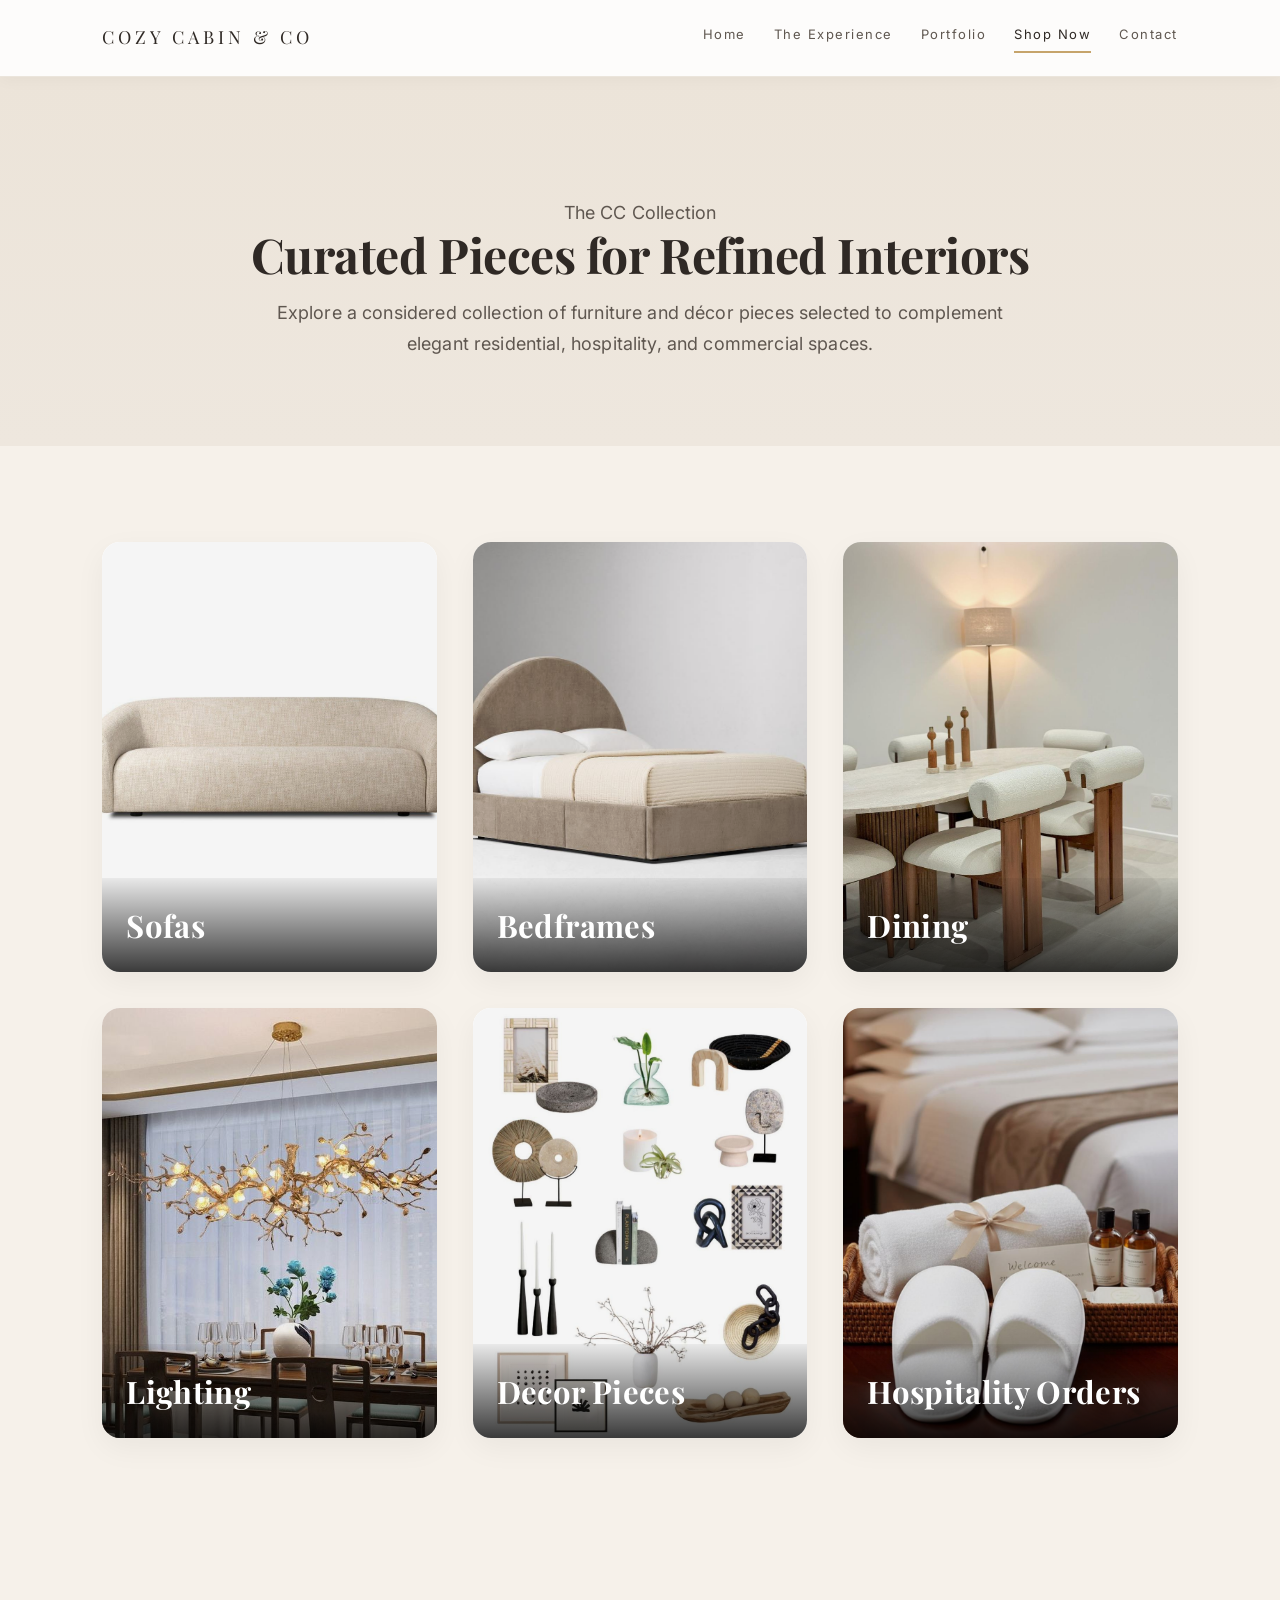
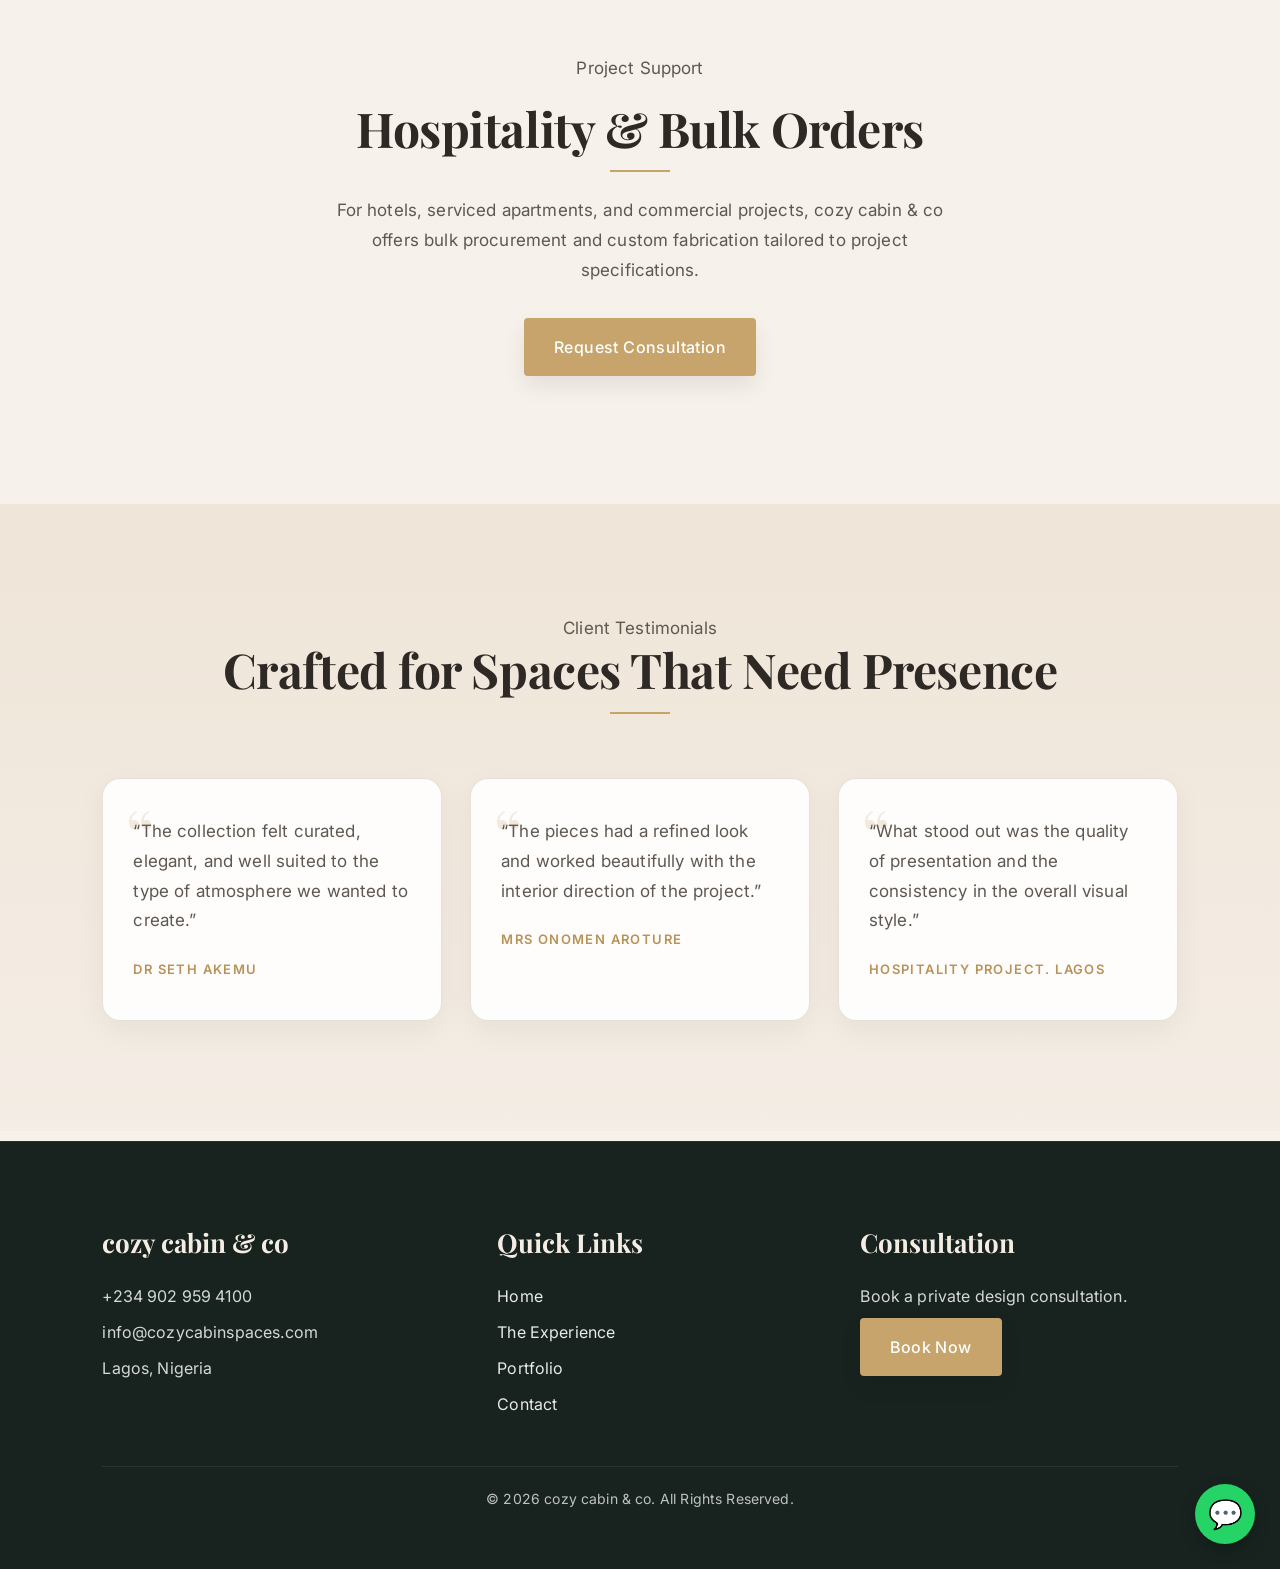
<file: shop.html>
<!DOCTYPE html>
<html lang="en">

<head>
<meta charset="UTF-8">
<meta name="viewport" content="width=device-width, initial-scale=1.0">

<title>The CC Collection | cozy cabin & co</title>

<link rel="stylesheet" href="style.css">
<link href="https://fonts.googleapis.com/css2?family=Playfair+Display:wght@400;500;600&family=Inter:wght@300;400;500;600&display=swap" rel="stylesheet">
</head>

<body>

<header class="navbar">
  <div class="logo">COZY CABIN & CO</div>

  <nav>
    <a href="index.html">Home</a>
    <a href="about.html">The Experience</a>
    <a href="portfolio.html">Portfolio</a>
    <a href="shop.html" class="active">Shop Now</a>
    <a href="contact.html">Contact</a>
  </nav>
</header>

<!-- HERO -->
<section class="page-hero">
  <p class="section-tag">The CC Collection</p>
  <h1>Curated Pieces for Refined Interiors</h1>
  <p>
    Explore a considered collection of furniture and décor pieces selected to complement elegant residential, hospitality, and commercial spaces.
  </p>
</section>

<!-- COLLECTION GRID -->
<section class="collection-grid">

  <div class="collection-card fade-section">
    <a href="sofas.html">
      <img src="images/collections/1/img1.jpg" alt="Sofas collection">
      <div class="collection-overlay">
        <h3>Sofas</h3>
      </div>
    </a>
  </div>

  <div class="collection-card fade-section">
    <a href="bedroom.html">
      <img src="images/collections/2/img1.jpg" alt="Bedframes and bedroom furniture">
      <div class="collection-overlay">
        <h3>Bedframes</h3>
      </div>
    </a>
  </div>

   <div class="collection-card fade-section">
    <a href="dining.html">
      <img src="images/collections/3/img1.jpg" alt="Dining furniture">
      <div class="collection-overlay">
        <h3>Dining</h3>
      </div>
    </a>
  </div>

  <div class="collection-card fade-section">
    <a href="lighting.html">
      <img src="images/collections/4/img1.jpg" alt="Lighting collection">
      <div class="collection-overlay">
        <h3>Lighting</h3>
      </div>
    </a>
  </div>

  <div class="collection-card fade-section">
    <a href="decor.html">
      <img src="images/collections/5/img1.jpg" alt="Decor pieces">
      <div class="collection-overlay">
        <h3>Decor Pieces</h3>
      </div>
    </a>
  </div>

  <div class="collection-card fade-section">
    <a href="hospitality.html">
      <img src="images/collections/6/img1.jpg" alt="Hospitality orders">
      <div class="collection-overlay">
        <h3>Hospitality Orders</h3>
      </div>
    </a>
  </div>

</section>

<!-- PROJECT SUPPORT -->
<section class="intro intro-narrow fade-section">
  <p class="section-tag">Project Support</p>
  <h2>Hospitality & Bulk Orders</h2>

  <p>
    For hotels, serviced apartments, and commercial projects, cozy cabin & co offers bulk procurement and custom fabrication tailored to project specifications.
  </p>

  <a href="contact.html" class="primary-btn">Request Consultation</a>
</section>

<!-- TESTIMONIALS -->
<section class="testimonial-section fade-section">
  <div class="section-head">
    <p class="section-tag">Client Testimonials</p>
    <h2>Crafted for Spaces That Need Presence</h2>
  </div>

  <div class="testimonial-grid">
    <div class="testimonial-card">
      <p>
        “The collection felt curated, elegant, and well suited to the type of atmosphere we wanted to create.”
      </p>
      <span>Dr Seth Akemu</span>
    </div>

    <div class="testimonial-card">
      <p>
        “The pieces had a refined look and worked beautifully with the interior direction of the project.”
      </p>
      <span>Mrs Onomen Aroture</span>
    </div>

    <div class="testimonial-card">
      <p>
        “What stood out was the quality of presentation and the consistency in the overall visual style.”
      </p>
      <span>Hospitality Project. Lagos</span>
    </div>
  </div>
</section>

<!-- FOOTER -->
<footer>
  <div class="footer-grid">

    <div>
      <h3>cozy cabin & co</h3>
      <p>+234 902 959 4100</p>
      <p>info@cozycabinspaces.com</p>
      <p>Lagos, Nigeria</p>
    </div>

    <div>
      <h3>Quick Links</h3>
      <p><a href="index.html">Home</a></p>
      <p><a href="about.html">The Experience</a></p>
      <p><a href="portfolio.html">Portfolio</a></p>
      <p><a href="contact.html">Contact</a></p>
    </div>

    <div>
      <h3>Consultation</h3>
      <p>Book a private design consultation.</p>
      <a href="contact.html" class="primary-btn">Book Now</a>
    </div>

  </div>

  <p class="copyright">©️ 2026 cozy cabin & co. All Rights Reserved.</p>
</footer>

<a href="https://wa.me/2349029594100" class="whatsapp-chat" target="_blank">💬</a>

<script>
const sections = document.querySelectorAll(".fade-section");

window.addEventListener("scroll", () => {
  sections.forEach(section => {
    const position = section.getBoundingClientRect().top;
    const screenPosition = window.innerHeight / 1.15;

    if (position < screenPosition) {
      section.classList.add("visible");
    }
  });
});
</script>

</body>
</html>
</file>
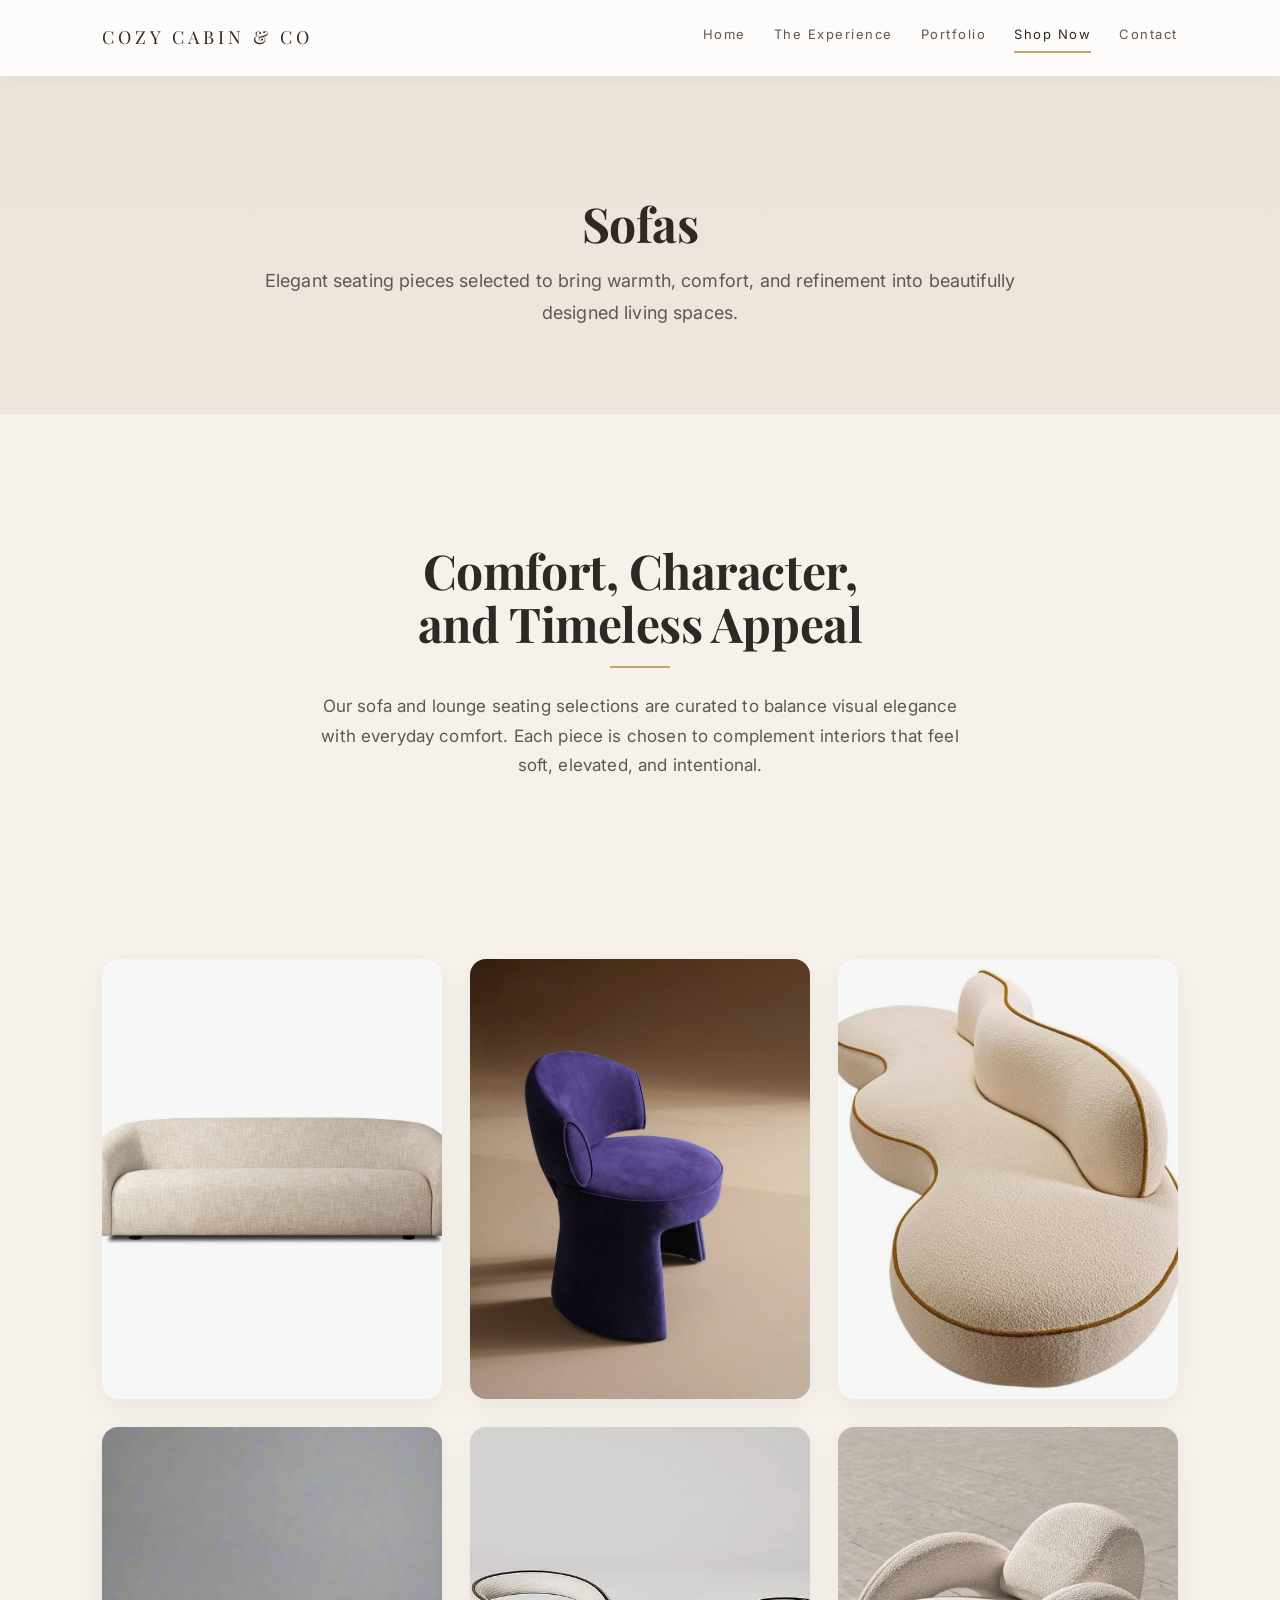
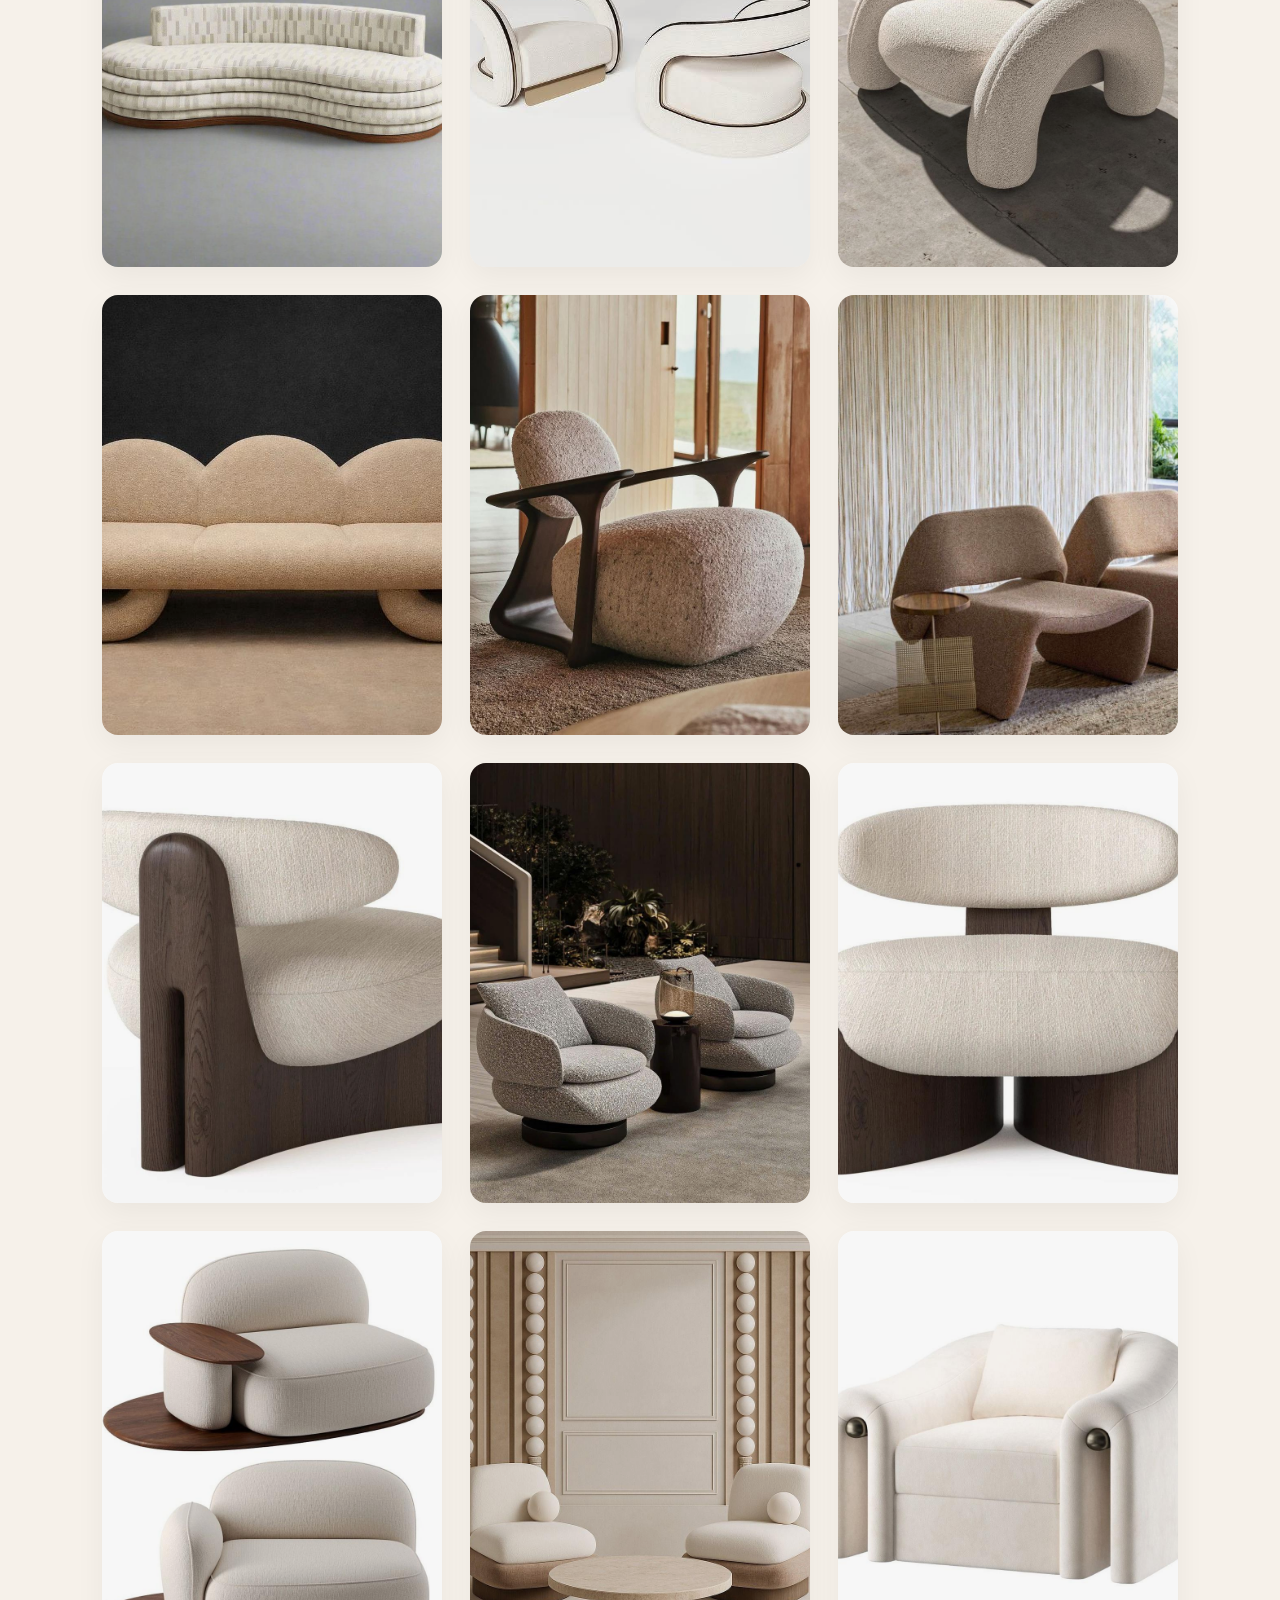
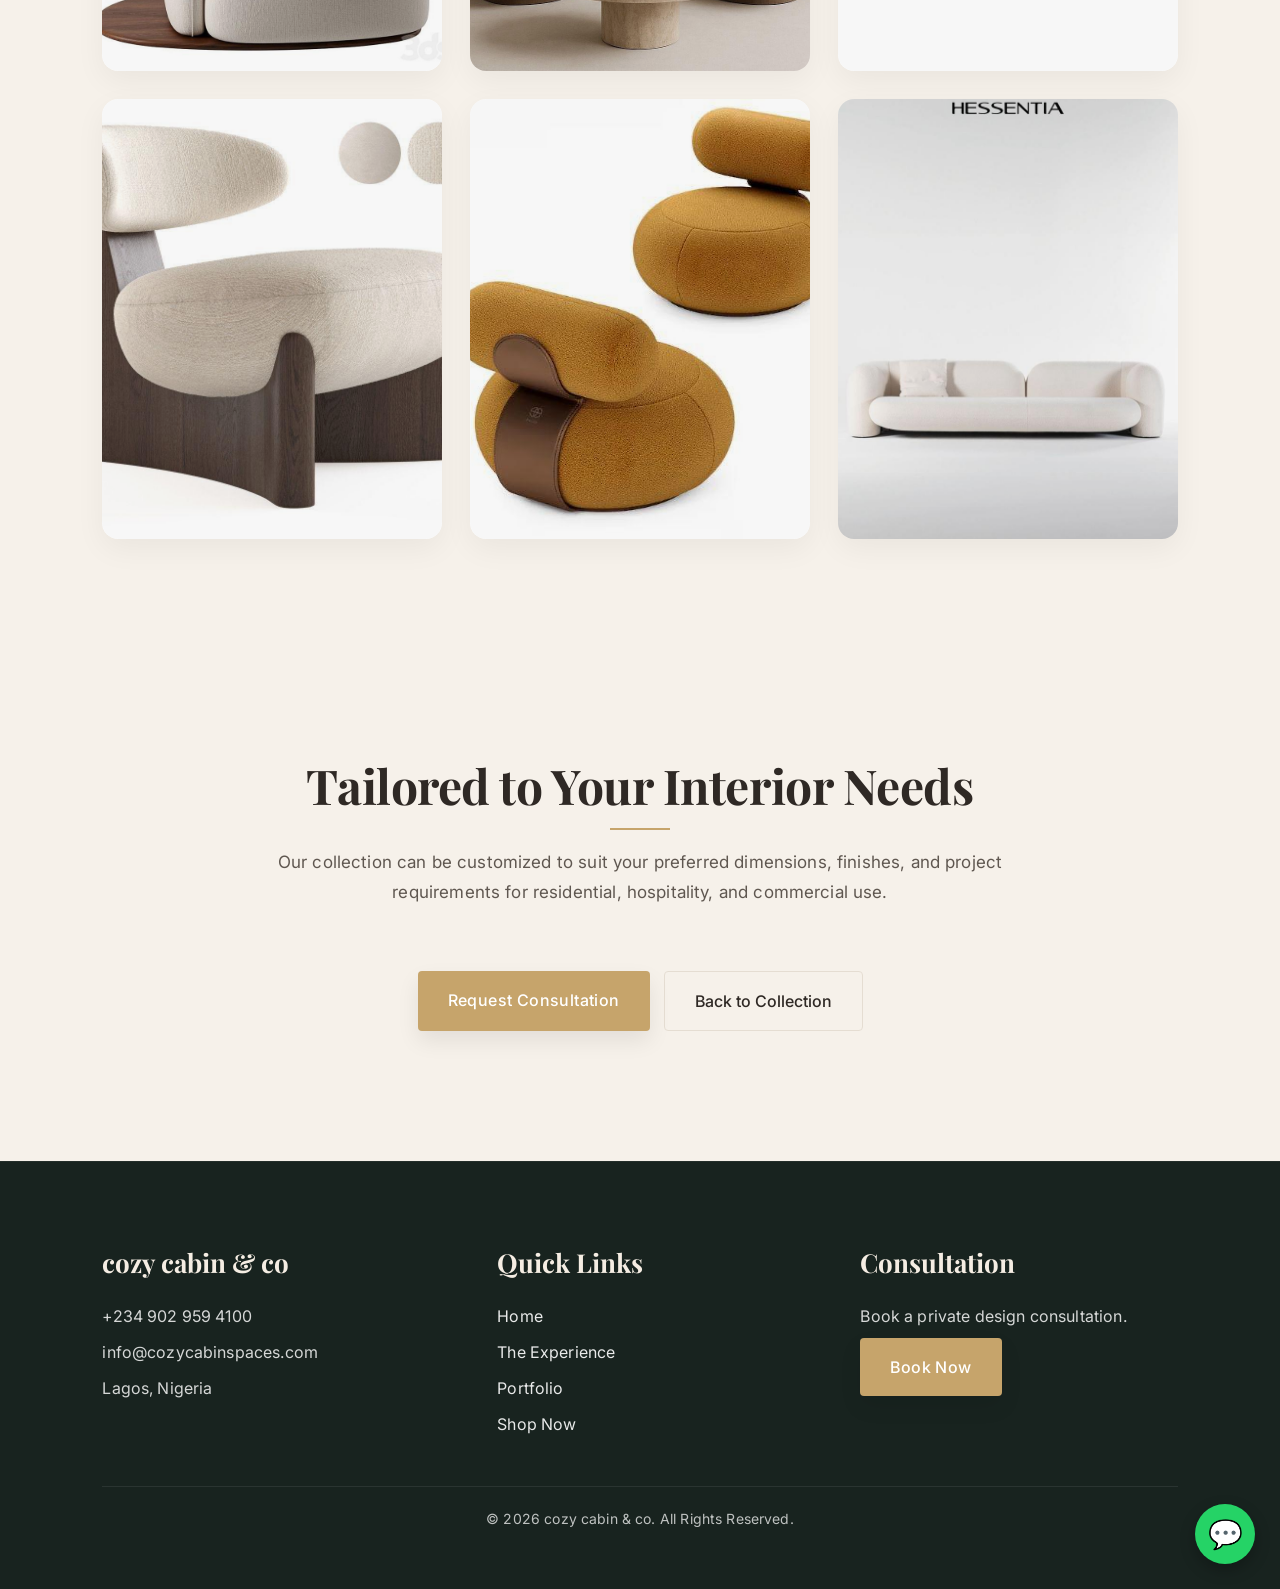
<file: sofas.html>
<!DOCTYPE html>
<html lang="en">

<head>
<meta charset="UTF-8">
<meta name="viewport" content="width=device-width, initial-scale=1.0">

<title>Sofas | cozy cabin & co</title>

<link rel="stylesheet" href="style.css">
<link href="https://fonts.googleapis.com/css2?family=Playfair+Display:wght@400;500;600;700&family=Inter:wght@300;400;500;600&display=swap" rel="stylesheet">
</head>

<body>

<header class="navbar">
  <div class="logo">COZY CABIN & CO</div>

  <nav>
    <a href="index.html">Home</a>
    <a href="about.html">The Experience</a>
    <a href="portfolio.html">Portfolio</a>
    <a href="shop.html" class="active">Shop Now</a>
    <a href="contact.html">Contact</a>
  </nav>
</header>

<section class="page-hero">
  <h1>Sofas</h1>
  <p>
    Elegant seating pieces selected to bring warmth, comfort, and refinement into beautifully designed living spaces.
  </p>
</section>

<section class="intro intro-narrow fade-section">
  <h2>Comfort, Character, and Timeless Appeal</h2>
  <p>
    Our sofa and lounge seating selections are curated to balance visual elegance with everyday comfort. Each piece is chosen to complement interiors that feel soft, elevated, and intentional.
  </p>
</section>

<section class="gallery-grid fade-section">
  <img src="images/collections/1/img1.jpg" alt="Sofa collection 1">
  <img src="images/collections/1/img2.jpg" alt="Sofa collection 2">
  <img src="images/collections/1/img3.jpg" alt="Sofa collection 3">
  <img src="images/collections/1/img4.jpg" alt="Sofa collection 4">
  <img src="images/collections/1/img5.jpg" alt="Sofa collection 5">
  <img src="images/collections/1/img6.jpg" alt="Sofa collection 6">
  <img src="images/collections/1/img7.jpg" alt="Sofa collection 7">
  <img src="images/collections/1/img8.jpg" alt="Sofa collection 8">
  <img src="images/collections/1/img9.jpg" alt="Sofa collection 9">
  <img src="images/collections/1/img10.jpg" alt="Sofa collection 10">
  <img src="images/collections/1/img11.jpg" alt="Sofa collection 11">
  <img src="images/collections/1/img12.jpg" alt="Sofa collection 12">
  <img src="images/collections/1/img13.jpg" alt="Sofa collection 13">
  <img src="images/collections/1/img14.jpg" alt="Sofa collection 14">
  <img src="images/collections/1/img15.jpg" alt="Sofa collection 15">
  <img src="images/collections/1/img16.jpg" alt="Sofa collection 16">
  <img src="images/collections/1/img17.jpg" alt="Sofa collection 17">
  <img src="images/collections/1/img18.jpg" alt="Sofa collection 18">
</section>

<section class="soft-section fade-section">
  <div class="section-head">
    <h2>Tailored to Your Interior Needs</h2>
    <p>
      Our collection can be customized to suit your preferred dimensions, finishes, and project requirements for residential, hospitality, and commercial use.
    </p>
  </div>

  <div class="hero-buttons" style="justify-content:center;">
    <a href="contact.html" class="primary-btn">Request Consultation</a>
    <a href="shop.html" class="secondary-btn" style="color:var(--text-dark); border-color:var(--line);">Back to Collection</a>
  </div>
</section>

<footer>
  <div class="footer-grid">

    <div>
      <h3>cozy cabin & co</h3>
      <p>+234 902 959 4100</p>
      <p>info@cozycabinspaces.com</p>
      <p>Lagos, Nigeria</p>
    </div>

    <div>
      <h3>Quick Links</h3>
      <p><a href="index.html">Home</a></p>
      <p><a href="about.html">The Experience</a></p>
      <p><a href="portfolio.html">Portfolio</a></p>
      <p><a href="shop.html">Shop Now</a></p>
    </div>

    <div>
      <h3>Consultation</h3>
      <p>Book a private design consultation.</p>
      <a href="contact.html" class="primary-btn">Book Now</a>
    </div>

  </div>

  <p class="copyright">© 2026 cozy cabin & co. All Rights Reserved.</p>
</footer>

<a href="https://wa.me/2349029594100" class="whatsapp-chat" target="_blank">💬</a>

<script>
const sections = document.querySelectorAll(".fade-section");

window.addEventListener("scroll", () => {
  sections.forEach(section => {
    const position = section.getBoundingClientRect().top;
    const screenPosition = window.innerHeight / 1.15;

    if (position < screenPosition) {
      section.classList.add("visible");
    }
  });
});
</script>

</body>
</html>
</file>
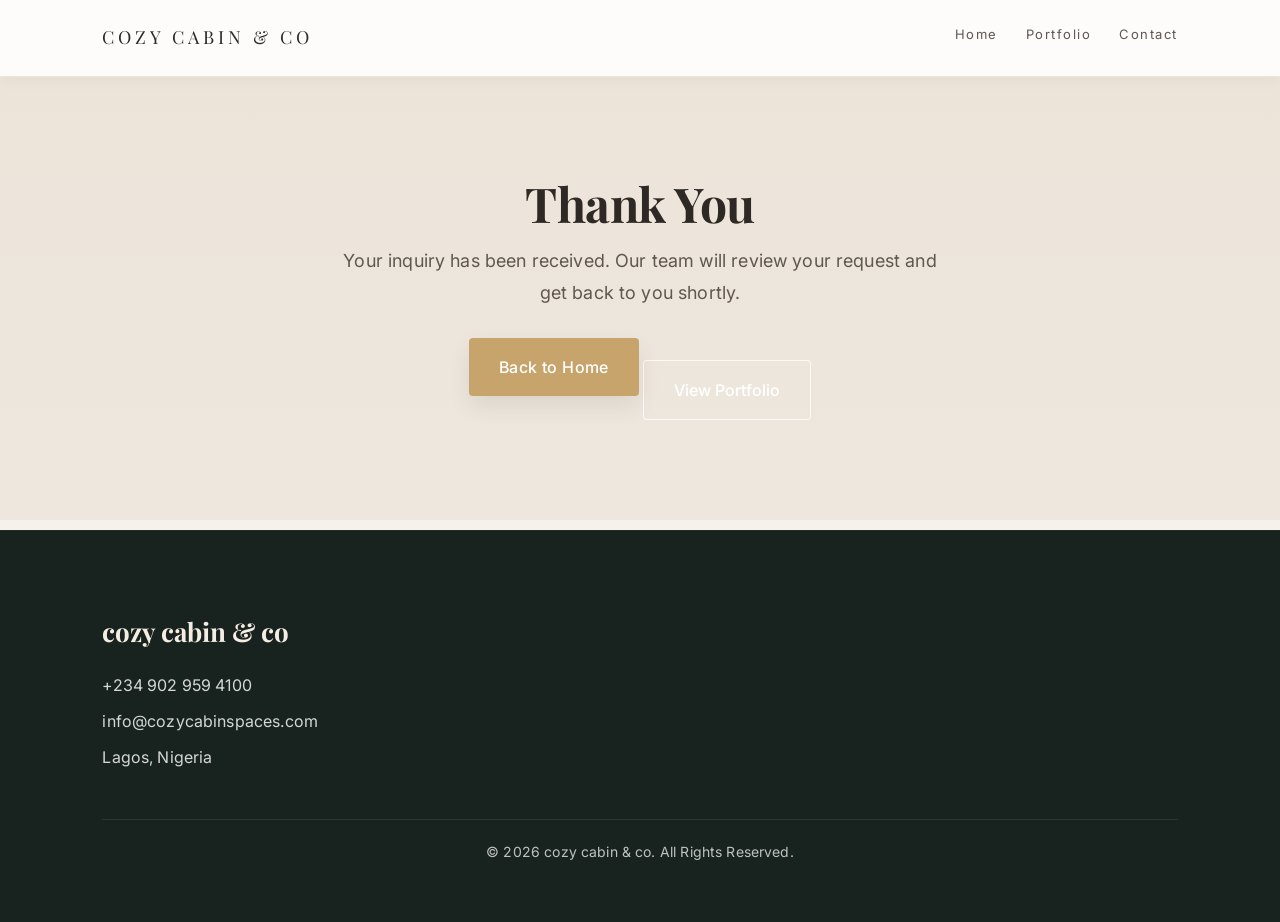
<file: thank-you.html>
<!DOCTYPE html>
<html lang="en">
<head>
<meta charset="UTF-8">
<meta name="viewport" content="width=device-width, initial-scale=1.0">

<title>Thank You | cozy cabin & co</title>

<link rel="stylesheet" href="style.css">
<link href="https://fonts.googleapis.com/css2?family=Playfair+Display:wght@500;600&family=Inter:wght@300;400;500&display=swap" rel="stylesheet">
</head>

<body>

<header class="navbar">
  <div class="logo">COZY CABIN & CO</div>

  <nav>
    <a href="index.html">Home</a>
    <a href="portfolio.html">Portfolio</a>
    <a href="contact.html">Contact</a>
  </nav>
</header>

<!-- THANK YOU SECTION -->
<section class="page-hero" style="text-align:center; padding:100px 20px;">

  <h1>Thank You</h1>

  <p style="max-width:600px; margin:auto;">
    Your inquiry has been received.  
    Our team will review your request and get back to you shortly.
  </p>

  <div style="margin-top:30px;">
    <a href="index.html" class="primary-btn">Back to Home</a>
    <a href="portfolio.html" class="secondary-btn">View Portfolio</a>
  </div>

</section>

<!-- FOOTER -->
<footer>
  <div class="footer-grid">
    <div>
      <h3>cozy cabin & co</h3>
      <p>+234 902 959 4100</p>
      <p>info@cozycabinspaces.com</p>
      <p>Lagos, Nigeria</p>
    </div>
  </div>

  <p class="copyright">©️ 2026 cozy cabin & co. All Rights Reserved.</p>
</footer>

</body>
</html>
</file>
<file: style.css>
:root{
  --bg-main:#f6f1ea;
  --bg-soft:#ede4d8;
  --bg-cream:#f8f4ee;
  --bg-deep:#efe7dc;
  --text-dark:#2f2925;
  --text-body:#5f5750;
  --gold:#c6a46b;
  --gold-deep:#b89257;
  --deep:#1f1a17;
  --white:#ffffff;
  --line:#e5ddd2;
  --shadow-soft:0 10px 30px rgba(0,0,0,0.05);
  --shadow-medium:0 18px 40px rgba(0,0,0,0.08);
  --shadow-strong:0 24px 50px rgba(0,0,0,0.12);
}

html{
  scroll-behavior:smooth;
}

*{
  margin:0;
  padding:0;
  box-sizing:border-box;
}

body{
  font-family:'Inter',sans-serif;
  background:var(--bg-main);
  color:var(--text-body);
  line-height:1.75;
  opacity:0;
  animation:fadeIn 0.6s ease forwards;
}

img{
  width:100%;
  display:block;
}

a{
  text-decoration:none;
}

p{
  letter-spacing:0.15px;
}

h1,h2,h3{
  text-wrap:balance;
}

::selection{
  background:#1f1a17;
  color:#fff;
}

@keyframes fadeIn{
  from{
    opacity:0;
    transform:translateY(10px);
  }
  to{
    opacity:1;
    transform:translateY(0);
  }
}

/* NAVBAR */

.navbar{
  display:flex;
  justify-content:space-between;
  align-items:center;
  padding:22px 8%;
  background:rgba(255,255,255,0.78);
  border-bottom:1px solid rgba(229,221,210,0.75);
  position:sticky;
  top:0;
  z-index:1000;
  backdrop-filter:blur(18px);
  box-shadow:0 4px 14px rgba(0,0,0,0.03);
  transition:all 0.3s ease;
}

.navbar:hover{
  box-shadow:0 10px 24px rgba(0,0,0,0.05);
}

.logo{
  font-family:'Playfair Display',serif;
  letter-spacing:4px;
  font-size:18px;
  color:var(--text-dark);
  text-transform:uppercase;
}

nav{
  display:flex;
  align-items:center;
  gap:28px;
}

nav a{
  color:var(--text-body);
  font-size:13px;
  letter-spacing:1.5px;
  position:relative;
  padding-bottom:7px;
  transition:0.3s ease;
}

nav a::after{
  content:"";
  position:absolute;
  left:0;
  bottom:0;
  width:0;
  height:2px;
  background:var(--gold);
  transition:0.35s ease;
}

nav a:hover,
nav a.active{
  color:var(--text-dark);
}

nav a:hover::after,
nav a.active::after{
  width:100%;
}

/* HERO */

.hero{
  position:relative;
  min-height:95vh;
  display:flex;
  align-items:center;
  padding:0 8%;
  background:url("images/hero.jpg") center center/cover no-repeat;
  background-attachment:fixed;
  color:var(--white);
}

.hero-overlay{
  position:absolute;
  inset:0;
  background:linear-gradient(to right, rgba(20,17,15,0.76), rgba(20,17,15,0.22));
}

.hero-content{
  position:relative;
  max-width:650px;
  z-index:1;
}

.hero h1{
  font-family:'Playfair Display',serif;
  font-size:70px;
  line-height:0.98;
  margin-bottom:22px;
  color:var(--white);
  letter-spacing:-0.8px;
  text-shadow:0 10px 28px rgba(0,0,0,0.35);
}

.hero p,
.hero-text{
  font-size:17px;
  color:rgba(255,255,255,0.92);
  margin-bottom:38px;
  max-width:540px;
  line-height:1.85;
  text-shadow:0 4px 18px rgba(0,0,0,0.25);
}

.hero-buttons{
  display:flex;
  gap:14px;
  flex-wrap:wrap;
}

/* BUTTONS */

.primary-btn{
  background:var(--gold);
  color:var(--white);
  padding:15px 30px;
  display:inline-block;
  border-radius:4px;
  transition:all 0.35s ease;
  border:none;
  cursor:pointer;
  position:relative;
  overflow:hidden;
  font-weight:500;
  letter-spacing:0.4px;
  box-shadow:0 10px 22px rgba(0,0,0,0.08);
}

.primary-btn::after{
  content:"";
  position:absolute;
  left:-100%;
  top:0;
  width:100%;
  height:100%;
  background:linear-gradient(120deg, transparent, rgba(255,255,255,0.35), transparent);
  transition:0.55s;
}

.primary-btn:hover::after{
  left:100%;
}

.primary-btn:hover{
  background:var(--gold-deep);
  transform:translateY(-3px);
  box-shadow:0 16px 30px rgba(0,0,0,0.16);
}

.secondary-btn{
  border:1px solid rgba(255,255,255,0.78);
  color:var(--white);
  padding:15px 30px;
  display:inline-block;
  border-radius:4px;
  transition:all 0.35s ease;
  font-weight:500;
  background:rgba(255,255,255,0.02);
}

.secondary-btn:hover{
  background:var(--white);
  color:var(--text-dark);
}

section{
  margin-bottom:10px;
}

/* COMMON */

.section-head{
  text-align:center;
  max-width:860px;
  margin:0 auto 64px;
}

.section-head h2,
.intro h2,
.split-text h2,
.dark-section h2,
.page-hero h1{
  font-family:'Playfair Display',serif;
  font-size:48px;
  line-height:1.1;
  color:var(--text-dark);
  letter-spacing:-0.45px;
}

.section-head h2{
  margin-bottom:18px;
}

.section-head p{
  font-size:17px;
  color:var(--text-body);
  max-width:68ch;
  margin-left:auto;
  margin-right:auto;
}

.intro{
  padding:120px 8%;
  max-width:980px;
  margin:0 auto;
  text-align:center;
}

.intro-narrow{
  max-width:860px;
}

.intro h2{
  margin-bottom:24px;
}

.intro p{
  font-size:17px;
  margin-bottom:18px;
  max-width:68ch;
  margin-left:auto;
  margin-right:auto;
}

.intro .primary-btn{
  margin-top:14px;
}

.soft-section{
  padding:120px 8%;
}

.page-hero{
  padding:120px 8% 86px;
  text-align:center;
  background:linear-gradient(to bottom, #ece4d9, #eee7de);
}

.page-hero h1{
  margin-bottom:16px;
}

.page-hero p{
  max-width:760px;
  margin:0 auto;
  font-size:18px;
  color:var(--text-body);
}

.section-head h2::after,
.intro h2::after,
.split-text h2::after{
  content:"";
  display:block;
  width:60px;
  height:2px;
  background:var(--gold);
  margin:16px auto 0;
}

.split-text h2::after{
  margin:16px 0 0;
}

/* SPLIT SECTION */

.split-section{
  display:grid;
  grid-template-columns:1.05fr 0.95fr;
  gap:56px;
  align-items:center;
  padding:40px 8% 110px;
}

.split-image img{
  height:580px;
  object-fit:cover;
  border-radius:18px;
  box-shadow:var(--shadow-medium);
}

.split-text h2{
  margin-bottom:22px;
}

.split-text p{
  font-size:17px;
  margin-bottom:18px;
  max-width:68ch;
}

.text-link{
  color:var(--text-dark);
  font-weight:500;
  border-bottom:1px solid var(--gold);
  padding-bottom:4px;
  transition:0.3s ease;
}

.text-link:hover{
  color:var(--gold-deep);
}

/* PORTFOLIO + COLLECTION */

.portfolio-preview{
  padding:110px 8%;
  background:linear-gradient(to bottom, #f8f4ee, #f6f1ea);
  text-align:center;
}

.portfolio-grid{
  display:grid;
  grid-template-columns:repeat(3,1fr);
  gap:30px;
  padding:0;
}

.portfolio-item,
.collection-card{
  position:relative;
  overflow:hidden;
  border-radius:18px;
  transition:all 0.45s ease;
}

.portfolio-item img,
.collection-card img{
  width:100%;
  object-fit:cover;
  transition:transform 0.8s ease, filter 0.6s ease;
  filter:brightness(0.96);
}

.portfolio-item img{
  height:430px;
}

.collection-card img{
  height:430px;
}

.portfolio-item::after,
.collection-card::after{
  content:"";
  position:absolute;
  inset:0;
  background:linear-gradient(to top, rgba(0,0,0,0.38), transparent 60%);
  opacity:0;
  transition:0.45s ease;
}

.portfolio-item:hover,
.collection-card:hover{
  transform:translateY(-8px);
  box-shadow:var(--shadow-strong);
}

.portfolio-item:hover img,
.collection-card:hover img{
  transform:scale(1.06);
  filter:brightness(1);
}

.portfolio-item:hover::after,
.collection-card:hover::after{
  opacity:1;
}

.portfolio-overlay{
  position:absolute;
  bottom:0;
  left:0;
  width:100%;
  padding:30px;
  background:linear-gradient(transparent, rgba(0,0,0,0.8));
  color:var(--white);
  opacity:0;
  transition:0.4s ease;
  z-index:2;
}

.portfolio-item:hover .portfolio-overlay{
  opacity:1;
}

.portfolio-overlay h3{
  font-family:'Playfair Display',serif;
  font-size:20px;
  margin-bottom:5px;
}

.portfolio-overlay p{
  font-size:14px;
  opacity:0.8;
}

.portfolio-preview .primary-btn{
  margin-top:40px;
}

.collection-grid{
  display:grid;
  grid-template-columns:repeat(3,1fr);
  gap:36px;
  padding:86px 8%;
}

.collection-card{
  position:relative;
  overflow:hidden;
  border-radius:18px;
  background:var(--white);
  box-shadow:var(--shadow-soft);
  transition:all 0.45s ease;
}

.collection-card a{
  display:block;
  position:relative;
  z-index:3;
  text-decoration:none;
  color:inherit;
}

.collection-card::after{
  content:"";
  position:absolute;
  inset:0;
  background:linear-gradient(to top, rgba(0,0,0,0.38), transparent 60%);
  opacity:0;
  transition:0.45s ease;
  pointer-events:none;
}

.collection-card:hover{
  transform:translateY(-8px);
  box-shadow:var(--shadow-strong);
}

.collection-card:hover img{
  transform:scale(1.06);
  filter:brightness(1);
}

.collection-card:hover::after{
  opacity:1;
}

.collection-overlay{
  position:absolute;
  left:0;
  bottom:0;
  width:100%;
  padding:30px 24px;
  background:linear-gradient(to top, rgba(0,0,0,0.76), rgba(0,0,0,0.05));
  z-index:2;
  pointer-events:none;
}

.collection-overlay h3{
  font-family:'Playfair Display',serif;
  font-size:31px;
  line-height:1.1;
  margin:0;
  color:var(--white);
  letter-spacing:0.35px;
}

/* GALLERY PAGES */

.gallery-hero{
  padding:90px 8% 40px;
  text-align:center;
  background:linear-gradient(to bottom, #efe7dc, #f6f1ea);
}

.gallery-hero h1{
  font-family:'Playfair Display',serif;
  font-size:52px;
  line-height:1.08;
  color:var(--text-dark);
  margin-bottom:16px;
  letter-spacing:-0.3px;
}

.gallery-hero p{
  max-width:760px;
  margin:0 auto;
  font-size:17px;
  color:var(--text-body);
}

.gallery-grid{
  display:grid;
  grid-template-columns:repeat(3,1fr);
  gap:28px;
  padding:40px 8% 90px;
}

.gallery-grid img{
  width:100%;
  height:440px;
  object-fit:cover;
  transition:transform 0.6s ease, filter 0.5s ease;
  filter:brightness(0.97);
  border-radius:16px;
  box-shadow:var(--shadow-soft);
}

.gallery-grid img:hover{
  transform:translateY(-4px) scale(1.02);
  box-shadow:var(--shadow-medium);
}

.gallery-back{
  text-align:center;
  padding:0 8% 90px;
}

/* SERVICES */

.services-grid{
  display:grid;
  grid-template-columns:repeat(4,1fr);
  gap:24px;
  padding:10px 8% 0;
}

.service-card{
  background:var(--white);
  padding:34px 28px;
  border:1px solid var(--line);
  box-shadow:var(--shadow-soft);
  transition:all 0.35s ease;
  border-radius:16px;
}

.service-card:hover{
  transform:translateY(-6px);
  box-shadow:var(--shadow-medium);
}

.service-card h3{
  font-family:'Playfair Display',serif;
  font-size:26px;
  line-height:1.2;
  color:var(--text-dark);
  margin-bottom:14px;
}

.service-card p{
  font-size:16px;
  color:var(--text-body);
  max-width:68ch;
}

/* VISION */

.vision-grid{
  display:grid;
  grid-template-columns:repeat(2,1fr);
  gap:36px;
  max-width:1000px;
  margin:0 auto;
}

.vision-card{
  background:var(--white);
  padding:46px;
  border:1px solid var(--line);
  transition:all 0.35s ease;
  border-radius:16px;
  box-shadow:var(--shadow-soft);
}

.vision-card:hover{
  transform:translateY(-6px);
  box-shadow:var(--shadow-medium);
}

.vision-card h3{
  font-family:'Playfair Display',serif;
  font-size:28px;
  color:var(--text-dark);
  margin-bottom:16px;
}

.vision-card p{
  color:var(--text-body);
  font-size:17px;
}

/* TESTIMONIALS */

.testimonial-section{
  padding:110px 8%;
  background:linear-gradient(to bottom, #efe5d8, #f4ede5);
}

.testimonial-grid{
  display:grid;
  grid-template-columns:repeat(3,1fr);
  gap:28px;
  margin-top:8px;
}

.testimonial-card{
  background:rgba(255,255,255,0.9);
  border:1px solid rgba(229,221,210,0.9);
  border-radius:18px;
  padding:38px 30px;
  box-shadow:var(--shadow-soft);
  position:relative;
  transition:all 0.35s ease;
}

.testimonial-card:hover{
  transform:translateY(-6px);
  box-shadow:var(--shadow-medium);
}

.testimonial-card::before{
  content:"“";
  font-family:'Playfair Display',serif;
  font-size:72px;
  line-height:1;
  color:rgba(198,164,107,0.22);
  position:absolute;
  top:18px;
  left:22px;
}

.testimonial-card p{
  font-size:17px;
  color:var(--text-body);
  margin-bottom:18px;
  position:relative;
  z-index:1;
  max-width:68ch;
}

.testimonial-card span{
  display:inline-block;
  font-size:13px;
  letter-spacing:1.4px;
  text-transform:uppercase;
  color:var(--gold-deep);
  font-weight:600;
}

/* CONTACT */

.contact-section{
  padding:90px 8%;
}

.contact-form input,
.contact-form textarea{
  width:100%;
  padding:16px;
  margin-bottom:18px;
  border:1px solid var(--line);
  background:var(--white);
  font-family:'Inter',sans-serif;
  border-radius:8px;
}

.contact-form textarea{
  height:150px;
}

.contact-details p{
  margin-bottom:10px;
  color:var(--text-body);
}

/* DARK SECTION */

.dark-section{
  background:linear-gradient(rgba(23,19,17,0.82), rgba(23,19,17,0.82)), url("images/portfolio/project-c-cover.jpg") center center/cover no-repeat;
  padding:120px 8%;
  color:var(--white);
  text-align:center;
}

.dark-section-inner{
  max-width:780px;
  margin:0 auto;
}

.dark-section h2{
  color:var(--white);
  margin-bottom:18px;
}

.dark-section h2::after{
  content:"";
  display:block;
  width:60px;
  height:2px;
  background:var(--gold);
  margin:14px auto 0;
}

.dark-section p{
  font-size:17px;
  color:rgba(255,255,255,0.86);
  margin-bottom:30px;
}

/* FOOTER */

footer{
  background:#18231f;
  color:var(--white);
  padding:78px 8% 50px;
  border-top:1px solid rgba(255,255,255,0.05);
}

.footer-grid{
  display:grid;
  grid-template-columns:1.1fr 1fr 1fr;
  gap:46px;
}

footer h3{
  font-family:'Playfair Display',serif;
  font-size:26px;
  margin-bottom:16px;
  color:#f5ede3;
}

footer p{
  color:rgba(255,255,255,0.82);
  margin-bottom:8px;
}

footer a{
  color:rgba(255,255,255,0.9);
  transition:0.3s ease;
}

footer a:hover{
  color:#f0d4a0;
}

.copyright{
  margin-top:40px;
  text-align:center;
  font-size:14px;
  color:rgba(255,255,255,0.72);
  border-top:1px solid rgba(255,255,255,0.08);
  padding-top:20px;
}

/* FLOATING WHATSAPP */

.whatsapp-chat{
  position:fixed;
  bottom:25px;
  right:25px;
  width:60px;
  height:60px;
  background:#25D366;
  color:var(--white);
  display:flex;
  align-items:center;
  justify-content:center;
  font-size:28px;
  border-radius:50%;
  box-shadow:0 6px 15px rgba(0,0,0,0.25);
  z-index:999;
  transition:0.3s;
}

.whatsapp-chat:hover{
  transform:scale(1.08);
}

/* SCROLL ANIMATION */

.fade-section{
  opacity:0;
  transform:translateY(40px);
  transition:all 1s ease;
}

.fade-section.visible{
  opacity:1;
  transform:translateY(0);
}

/* STUDIO VALUES */

.studio-values{
  padding:110px 8%;
  background:var(--bg-cream);
}

.studio-values-grid{
  display:grid;
  grid-template-columns:repeat(3,1fr);
  gap:24px;
}

.studio-value-card{
  background:var(--white);
  border:1px solid var(--line);
  border-radius:18px;
  padding:34px 28px;
  box-shadow:var(--shadow-soft);
  transition:all 0.35s ease;
}

.studio-value-card:hover{
  transform:translateY(-6px);
  box-shadow:var(--shadow-medium);
}

.studio-value-card h3{
  font-family:'Playfair Display',serif;
  font-size:26px;
  color:var(--text-dark);
  margin-bottom:12px;
}

/* PROJECT INTERACTION */

.project-trigger{
  cursor:pointer;
}

.project-galleries{
  padding:0 8% 110px;
}

.project-gallery-panel{
  display:none;
  padding:40px 0 20px;
}

.project-gallery-panel.active{
  display:block;
}

.project-gallery-panel .section-head{
  margin-bottom:40px;
}

/* TABLET */

@media(max-width:1024px){
  .portfolio-grid,
  .collection-grid,
  .gallery-grid,
  .services-grid{
    grid-template-columns:repeat(2,1fr);
  }

  .testimonial-grid,
  .vision-grid,
  .studio-values-grid{
    grid-template-columns:1fr;
  }

  .split-section{
    grid-template-columns:1fr;
  }

  .split-image img{
    height:460px;
  }

  .footer-grid{
    grid-template-columns:1fr 1fr;
  }
}

/* MOBILE */

@media(max-width:768px){
  .navbar{
    flex-direction:column;
    align-items:flex-start;
    padding:18px 20px;
    gap:14px;
  }

  .logo{
    margin-bottom:0;
    font-size:15px;
    letter-spacing:2.5px;
    line-height:1.3;
  }

  nav{
    display:flex;
    flex-wrap:wrap;
    gap:10px 18px;
    width:100%;
  }

  nav a{
    margin:0;
    font-size:12px;
    letter-spacing:1px;
    padding-bottom:5px;
  }

  .hero{
    min-height:auto;
    padding:120px 8% 95px;
    background-attachment:scroll;
  }

  .hero h1{
    font-size:50px;
  }

  .hero p,
  .hero-text{
    font-size:16px;
  }

  .hero-buttons{
    flex-direction:column;
    align-items:stretch;
  }

  .primary-btn,
  .secondary-btn{
    width:100%;
    text-align:center;
  }

  .intro,
  .soft-section,
  .testimonial-section,
  .studio-values{
    padding:82px 8%;
  }

  .intro h2,
  .section-head h2,
  .split-text h2,
  .dark-section h2,
  .page-hero h1,
  .gallery-hero h1{
    font-size:40px;
  }

  .portfolio-grid,
  .collection-grid,
  .gallery-grid,
  .footer-grid,
  .services-grid,
  .studio-values-grid{
    grid-template-columns:1fr;
  }

  .portfolio-item img,
  .collection-card img,
  .gallery-grid img{
    height:320px;
  }

  .split-section{
    padding:24px 8% 82px;
    gap:34px;
  }

  .split-image img{
    height:340px;
  }

  .page-hero{
    padding:90px 8% 60px;
  }

  .dark-section{
    padding:90px 8%;
  }

  .footer-grid{
    text-align:left;
  }

  .testimonial-card,
  .service-card,
  .vision-card,
  .studio-value-card{
    padding:30px 24px;
  }

  .gallery-grid{
    gap:22px;
    padding:30px 8% 70px;
  }

  .gallery-back{
    padding:0 8% 70px;
  }

  .project-galleries{
    padding:0 8% 70px;
  }
}

@media(max-width:480px){
  .navbar{
    padding:16px 16px;
  }

  .logo{
    font-size:14px;
    letter-spacing:2px;
  }

  nav{
    gap:8px 14px;
  }

  nav a{
    font-size:11px;
    letter-spacing:0.8px;
  }

  .hero h1{
    font-size:42px;
    line-height:1.05;
  }

  .hero p,
  .hero-text{
    font-size:15px;
    line-height:1.7;
  }
}
</file>
